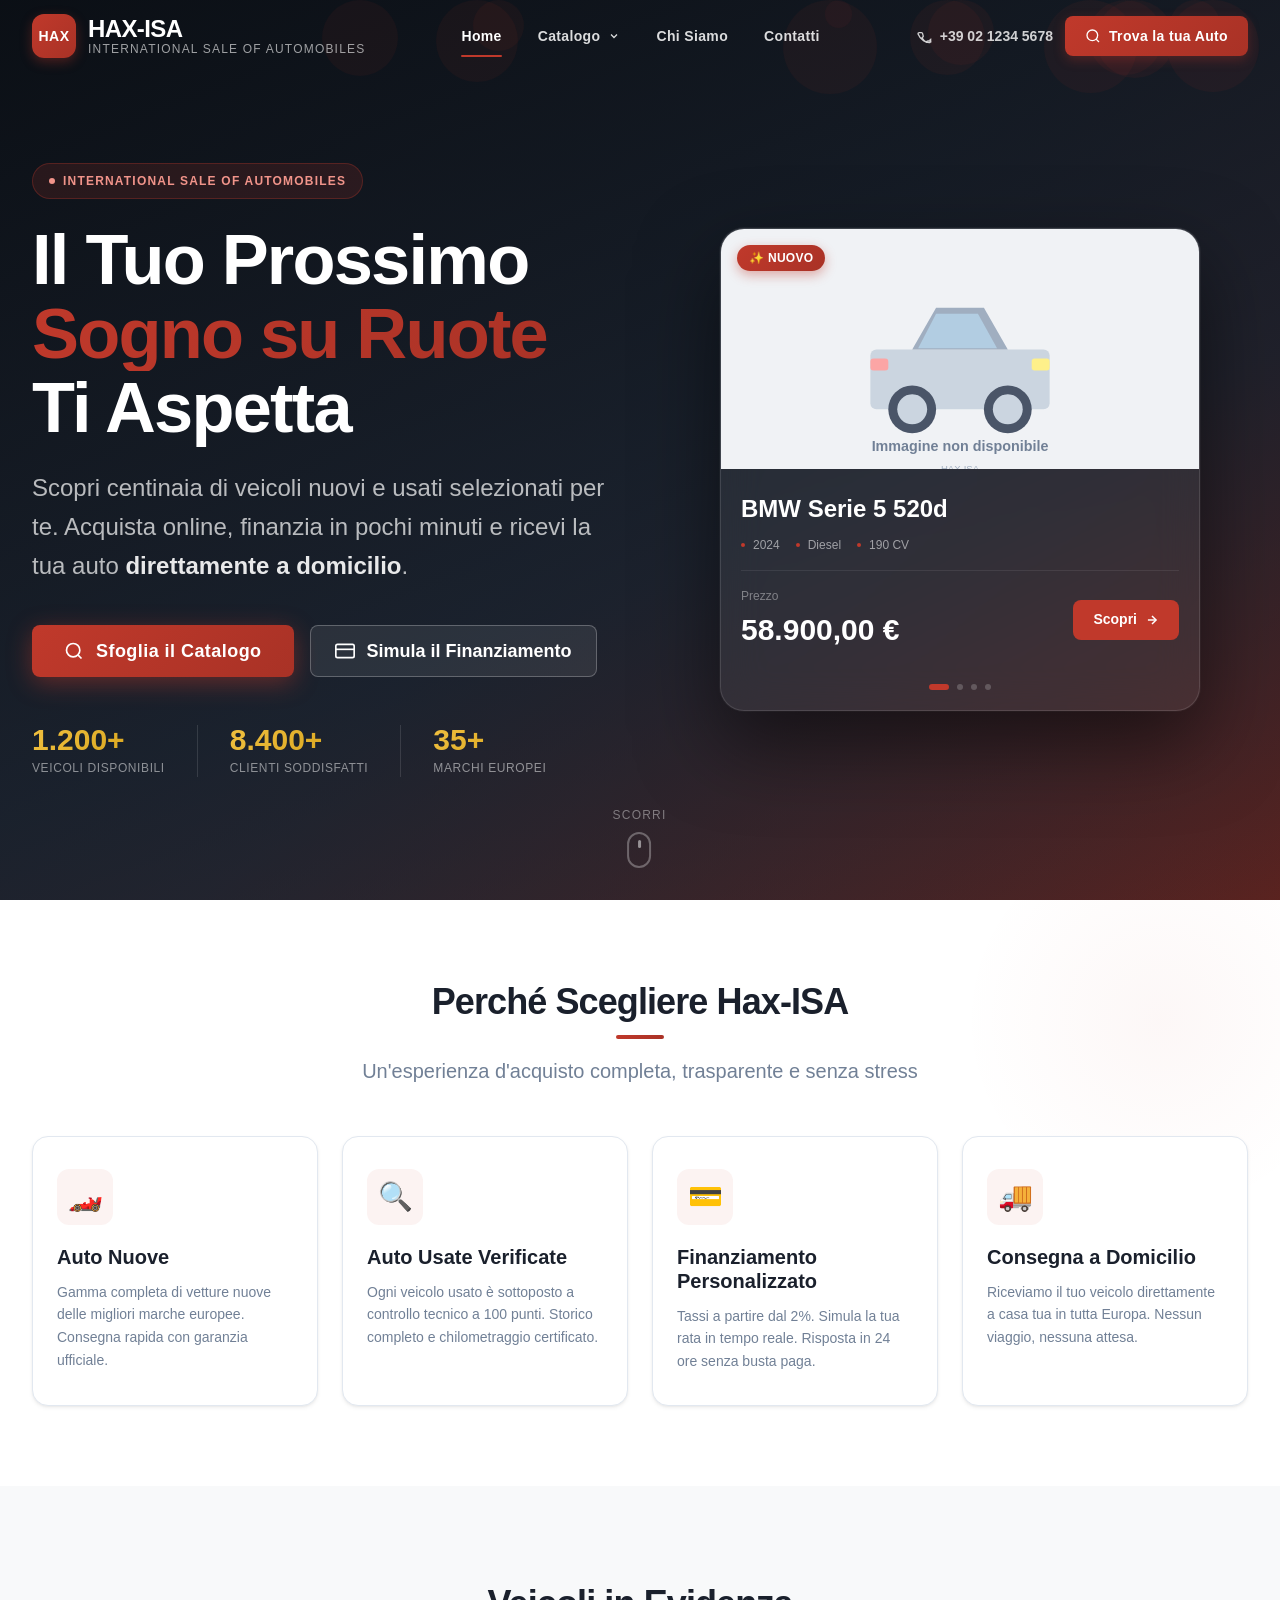
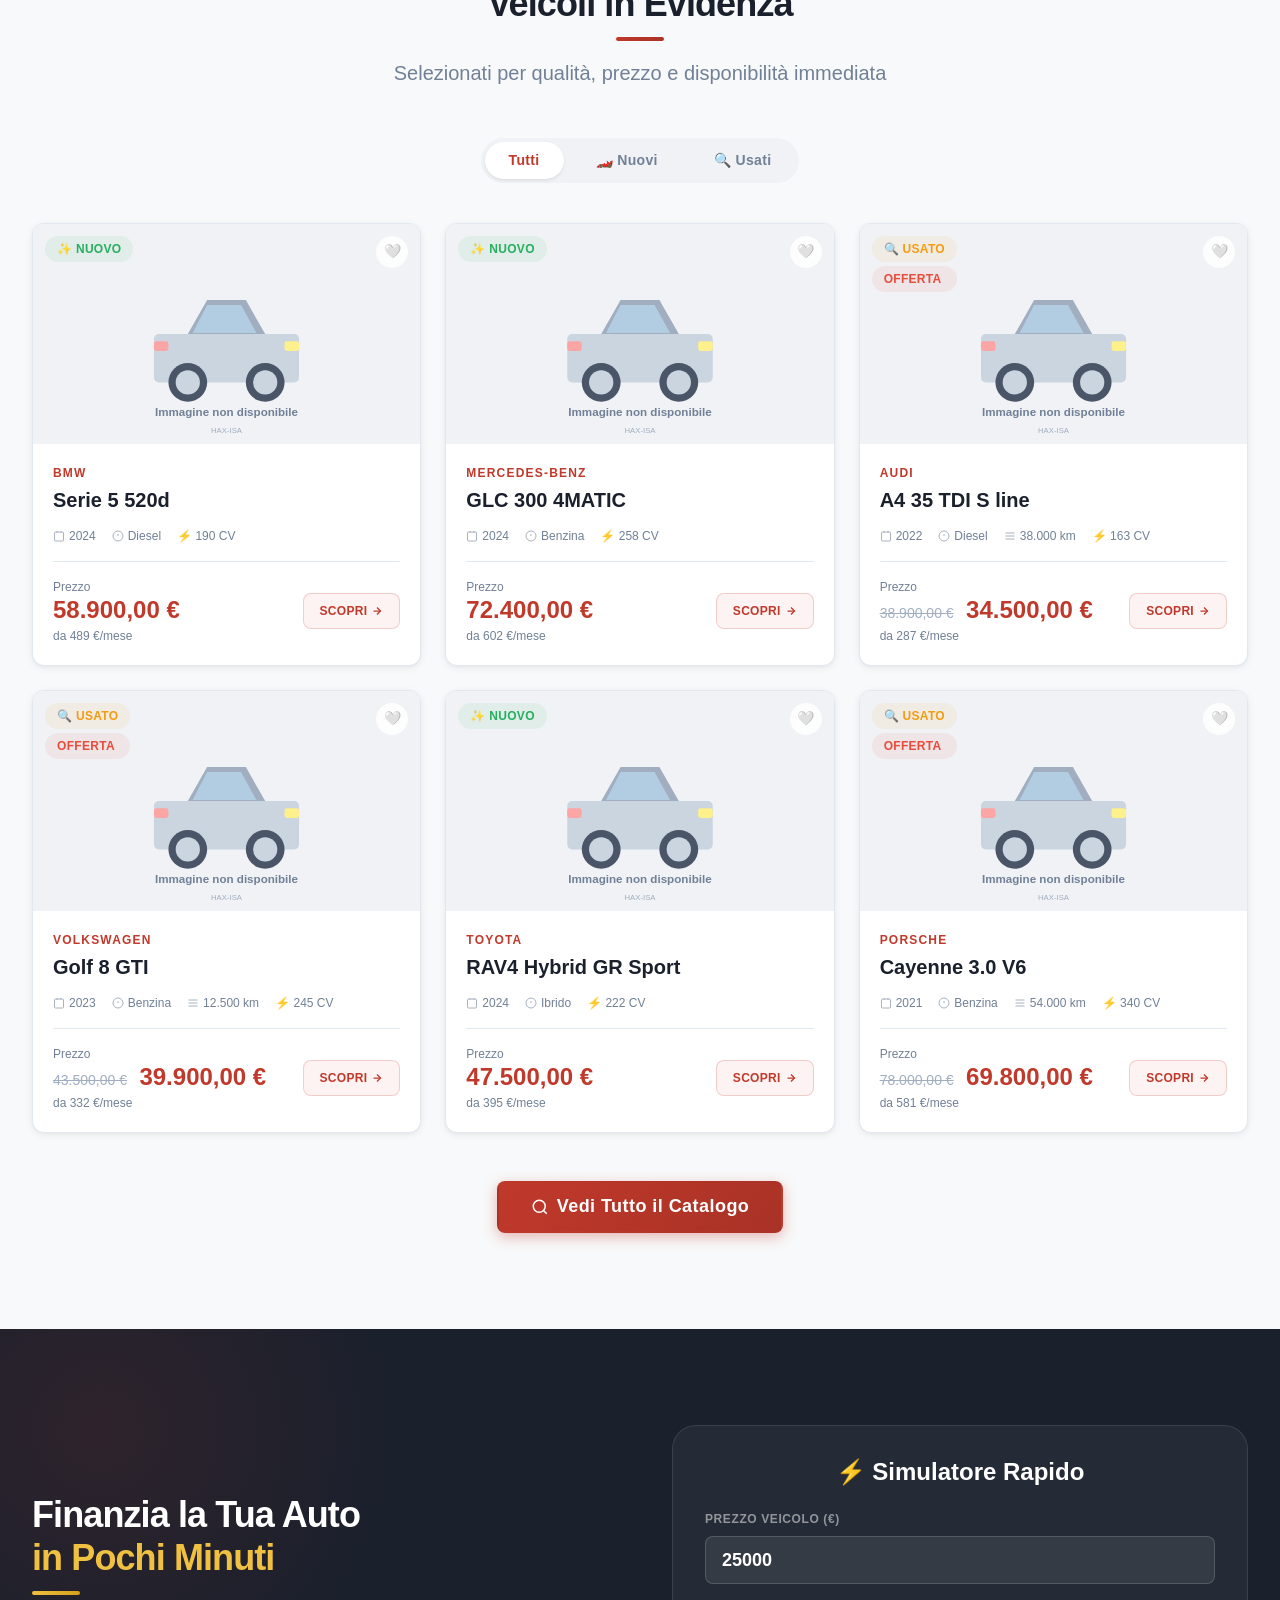
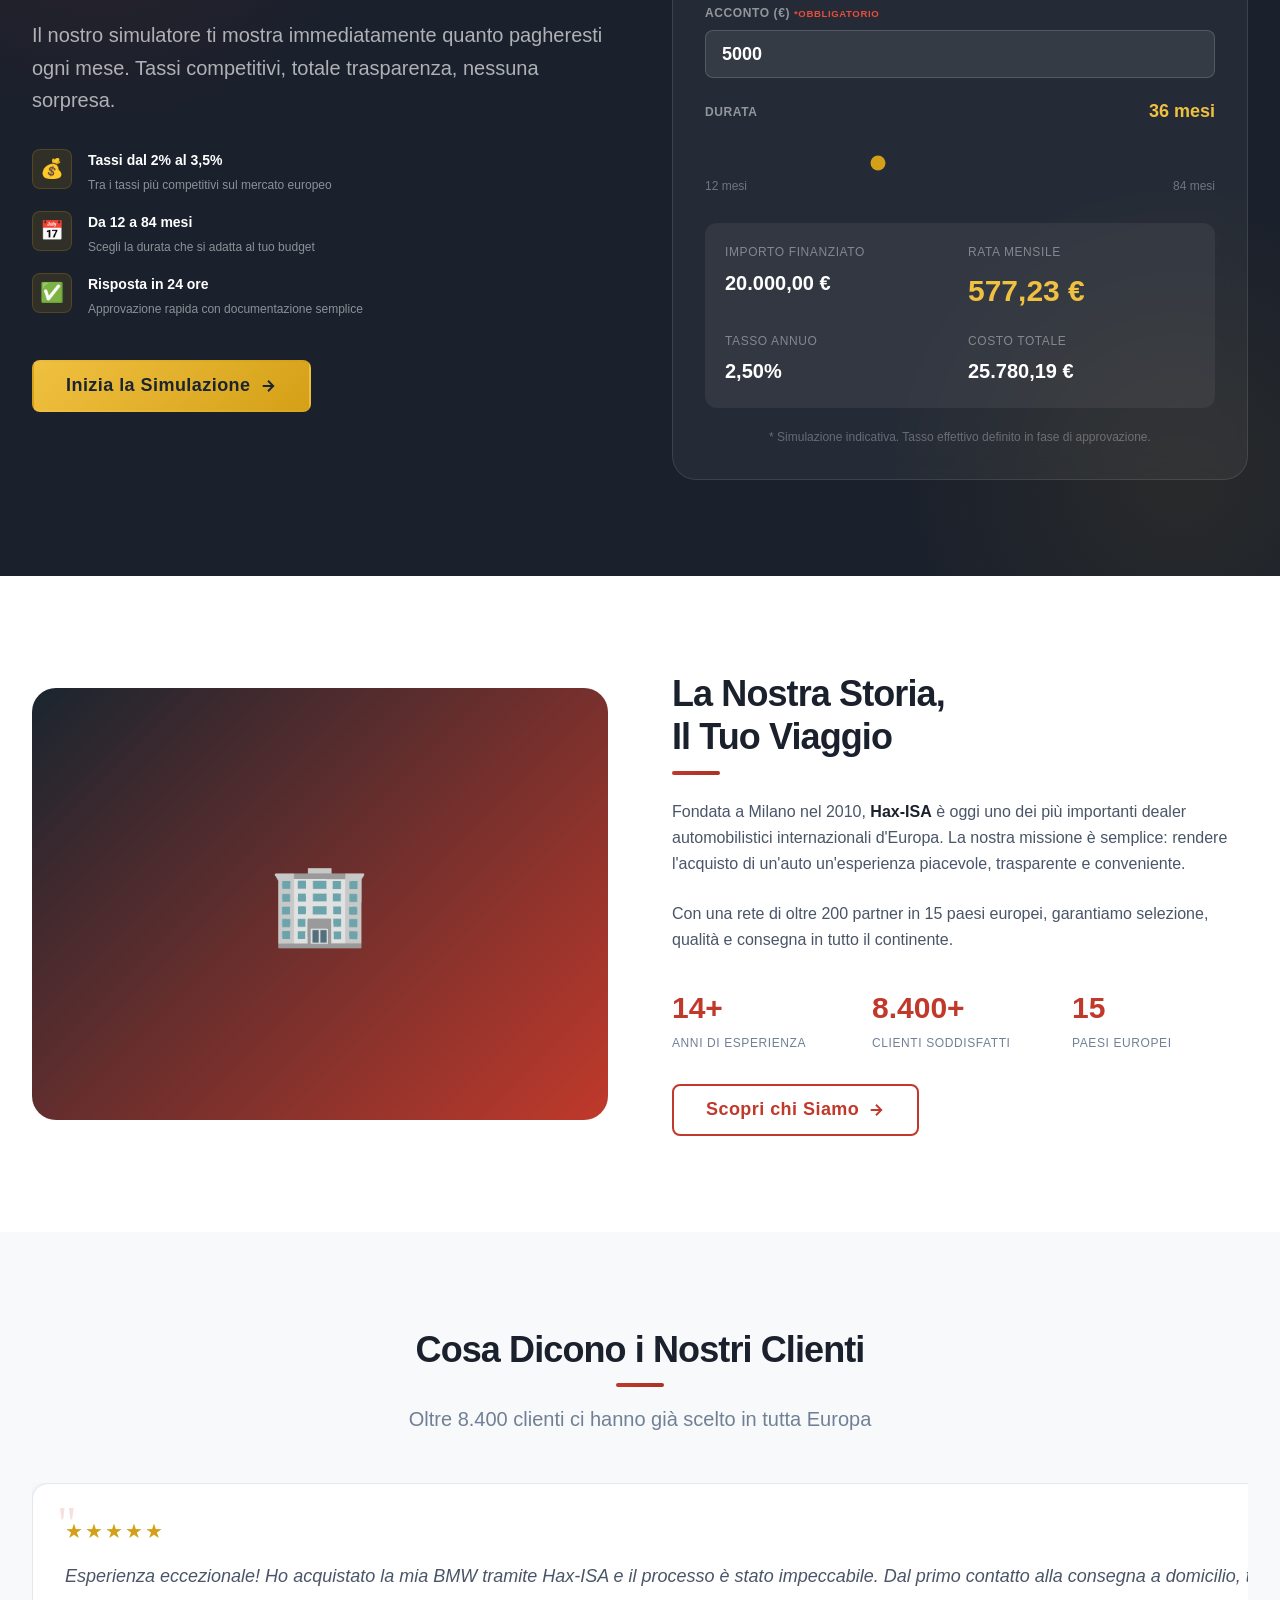
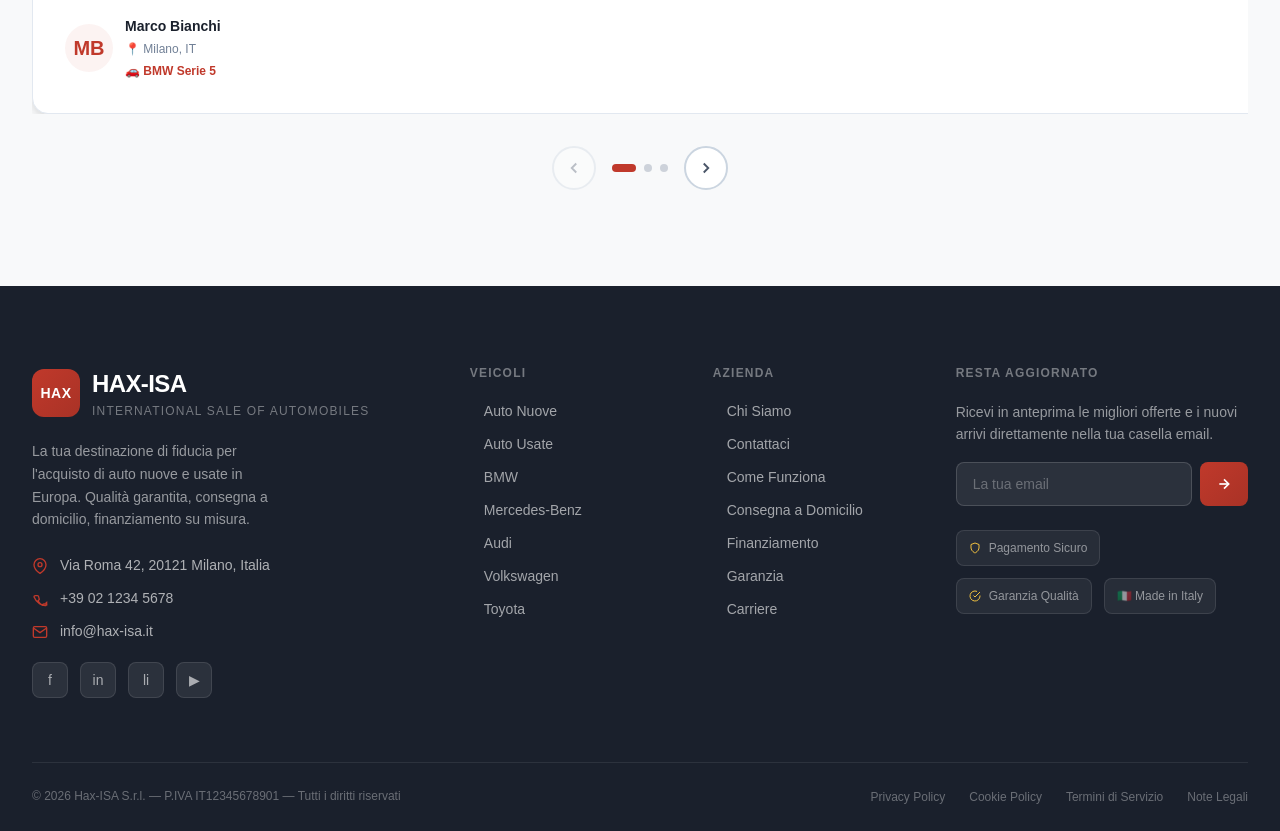
<file: index.html>
<!DOCTYPE html>
<html lang="it">
<head>
  <meta charset="UTF-8" />
  <meta name="viewport" content="width=device-width, initial-scale=1.0" />
  <meta name="description" content="Hax-ISA — International Sale of Automobiles. Acquista la tua auto nuova o usata in Europa." />
  <meta name="keywords" content="auto nuove, auto usate, vendita automobili, Europa, credito auto" />
  <meta name="author" content="Hax-ISA" />

  <title>Hax-ISA — International Sale of Automobiles</title>

  <!-- Feuilles de style principales -->
  <link rel="stylesheet" href="css/reset.css" />
  <link rel="stylesheet" href="css/variables.css" />
  <link rel="stylesheet" href="css/global.css" />
  <link rel="stylesheet" href="css/navbar.css" />
  <link rel="stylesheet" href="css/hero.css" />
  <link rel="stylesheet" href="css/home.css" />
  <link rel="stylesheet" href="css/footer.css" />
  <link rel="stylesheet" href="css/animations.css" />

  <!-- Icônes SVG inline via JS -->
  <link rel="icon" href="assets/icons/favicon.svg" type="image/svg+xml" />
</head>
<body class="page-home" data-page="home">

  <!-- ===== HEADER / NAVBAR ===== -->
  <header id="main-header" class="header">
    <nav id="main-nav" class="navbar" role="navigation" aria-label="Navigazione principale">
      <!-- Contenu injecté par js/components/navbar.js -->
    </nav>
  </header>

  <!-- ===== CONTENU PRINCIPAL ===== -->
  <main id="main-content">

    <!-- Section Hero -->
    <section id="hero" class="hero" aria-label="Benvenuto in Hax-ISA">
      <!-- Contenu injecté par js/pages/home.js -->
    </section>

    <!-- Section Services -->
    <section id="services" class="section-services" aria-label="I nostri servizi">
    </section>

    <!-- Section Véhicules en vedette -->
    <section id="featured-vehicles" class="section-featured" aria-label="Veicoli in evidenza">
    </section>

    <!-- Section Simulateur crédit (teaser) -->
    <section id="credit-teaser" class="section-credit-teaser" aria-label="Simulatore di credito">
    </section>

    <!-- Section À propos -->
    <section id="about" class="section-about" aria-label="Chi siamo">
    </section>

    <!-- Section Témoignages -->
    <section id="testimonials" class="section-testimonials" aria-label="Testimonianze">
    </section>

  </main>

  <!-- ===== FOOTER ===== -->
  <footer id="main-footer" class="footer" role="contentinfo">
    <!-- Contenu injecté par js/components/footer.js -->
  </footer>

  <!-- ===== OVERLAY CHARGEMENT ===== -->
  <div id="page-loader" class="page-loader" aria-hidden="true">
    <div class="loader-content">
      <div class="loader-logo">HAX-ISA</div>
      <div class="loader-spinner"></div>
    </div>
  </div>

  <!-- ===== NOTIFICATION TOAST ===== -->
  <div id="toast-container" class="toast-container" aria-live="polite" aria-atomic="true"></div>

  <!-- ===== MODAL CONTAINER ===== -->
  <div id="modal-container" class="modal-container" role="dialog" aria-modal="true" aria-hidden="true"></div>

  <!-- Scripts JS — ordre de chargement important -->
  <script src="js/config.js"></script>
  <script src="js/utils/helpers.js"></script>
  <script src="js/utils/api.js"></script>
  <script src="js/utils/storage.js"></script>
  <script src="js/components/navbar.js"></script>
  <script src="js/components/footer.js"></script>
  <script src="js/components/toast.js"></script>
  <script src="js/components/modal.js"></script>
  <script src="js/components/loader.js"></script>
  <script src="js/pages/home.js"></script>
  <script src="js/main.js"></script>
</body>
</html>
</file>
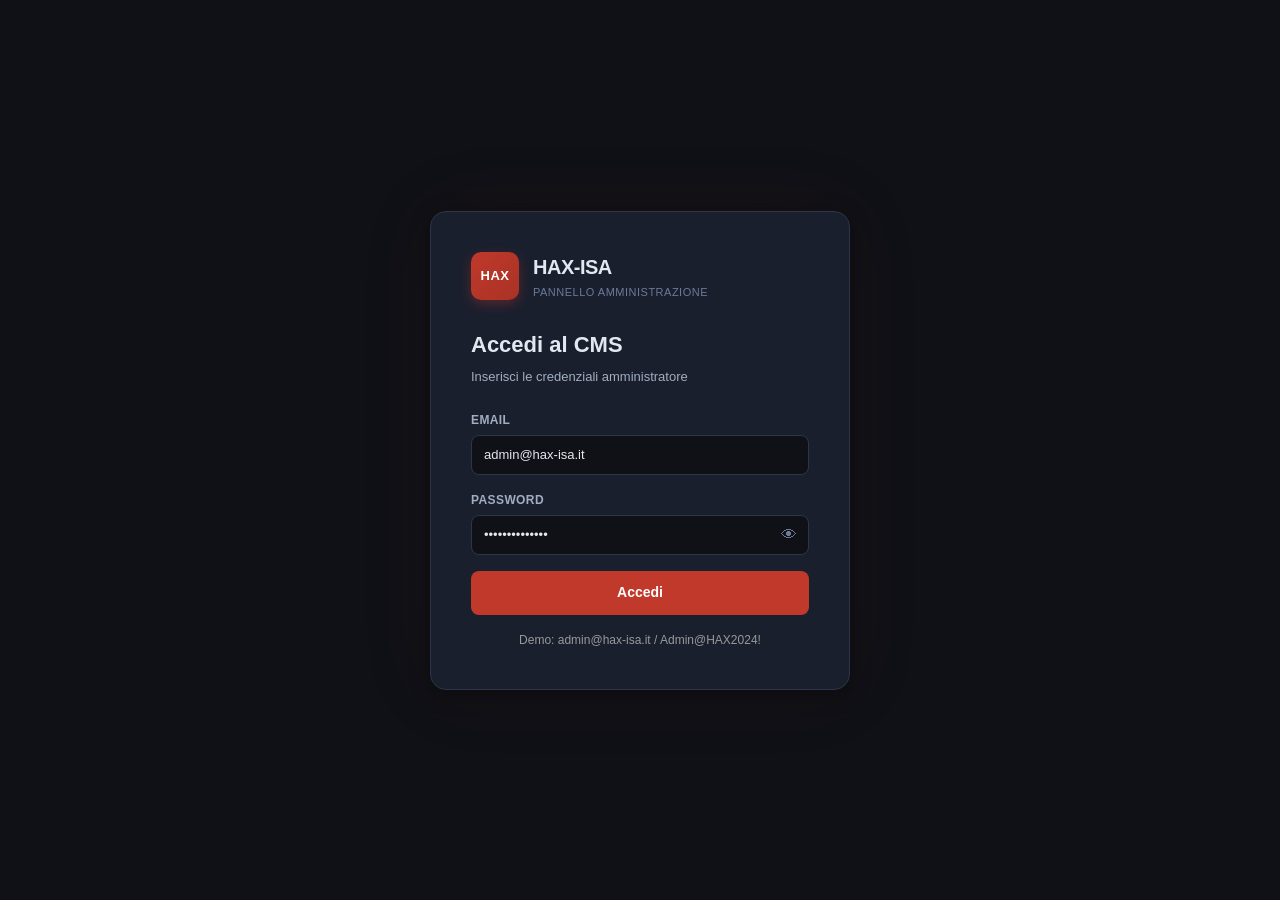
<file: admin/index.html>
<!DOCTYPE html>
<html lang="it">
<head>
  <meta charset="UTF-8"/>
  <meta name="viewport" content="width=device-width, initial-scale=1.0"/>
  <title>Hax-ISA — CMS Admin</title>
  <link rel="stylesheet" href="css/admin.css"/>
  <link rel="icon" href="../frontend/assets/icons/favicon.svg" type="image/svg+xml"/>
</head>
<body class="admin-body" id="admin-app">

  <!-- ===== LOGIN OVERLAY ===== -->
  <div id="login-overlay" class="login-overlay">
    <div class="login-card">
      <div class="login-logo">
        <div class="login-logo__icon">HAX</div>
        <div>
          <div class="login-logo__name">HAX-ISA</div>
          <div class="login-logo__sub">Pannello Amministrazione</div>
        </div>
      </div>
      <h1 class="login-title">Accedi al CMS</h1>
      <p class="login-subtitle">Inserisci le credenziali amministratore</p>
      <div id="login-error" class="login-error" style="display:none"></div>
      <div class="form-group">
        <label class="admin-label">Email</label>
        <input type="email" id="login-email" class="admin-input"
               placeholder="admin@hax-isa.it" value="admin@hax-isa.it"
               onkeydown="if(event.key==='Enter')AdminApp.login()"/>
      </div>
      <div class="form-group">
        <label class="admin-label">Password</label>
        <div style="position:relative">
          <input type="password" id="login-password" class="admin-input"
                 placeholder="••••••••" value="Admin@HAX2024!"
                 onkeydown="if(event.key==='Enter')AdminApp.login()"/>
          <button onclick="AdminApp.togglePassword()" class="pwd-toggle" type="button">👁</button>
        </div>
      </div>
      <button class="admin-btn admin-btn--primary admin-btn--full" onclick="AdminApp.login()" id="login-btn">
        Accedi
      </button>
      <p style="text-align:center;font-size:12px;color:#999;margin-top:16px">
        Demo: admin@hax-isa.it / Admin@HAX2024!
      </p>
    </div>
  </div>

  <!-- ===== LAYOUT PRINCIPALE CMS ===== -->
  <div id="cms-layout" class="cms-layout" style="display:none">

    <!-- SIDEBAR -->
    <aside id="cms-sidebar" class="cms-sidebar">
      <div class="sidebar-logo">
        <div class="sidebar-logo__icon">HAX</div>
        <div>
          <div class="sidebar-logo__name">HAX-ISA</div>
          <div class="sidebar-logo__role">Admin Panel</div>
        </div>
      </div>

      <nav class="sidebar-nav">
        <div class="sidebar-section-label">Principale</div>
        <a class="sidebar-link active" data-page="dashboard" onclick="AdminApp.navigate('dashboard')">
          <svg width="18" height="18" viewBox="0 0 24 24" fill="none" stroke="currentColor" stroke-width="2">
            <rect x="3" y="3" width="7" height="7"/><rect x="14" y="3" width="7" height="7"/>
            <rect x="3" y="14" width="7" height="7"/><rect x="14" y="14" width="7" height="7"/>
          </svg>
          Dashboard
          <span class="sidebar-badge" id="badge-dashboard"></span>
        </a>

        <div class="sidebar-section-label">Gestione</div>
        <a class="sidebar-link" data-page="vehicles" onclick="AdminApp.navigate('vehicles')">
          <svg width="18" height="18" viewBox="0 0 24 24" fill="none" stroke="currentColor" stroke-width="2">
            <path d="M5 17H3a2 2 0 01-2-2V5a2 2 0 012-2h11l5 5v9a2 2 0 01-2 2h-2"/>
            <circle cx="7.5" cy="17.5" r="2.5"/><circle cx="17.5" cy="17.5" r="2.5"/>
          </svg>
          Veicoli
          <span class="sidebar-badge" id="badge-vehicles"></span>
        </a>
        <a class="sidebar-link" data-page="orders" onclick="AdminApp.navigate('orders')">
          <svg width="18" height="18" viewBox="0 0 24 24" fill="none" stroke="currentColor" stroke-width="2">
            <path d="M14 2H6a2 2 0 00-2 2v16a2 2 0 002 2h12a2 2 0 002-2V8z"/>
            <polyline points="14 2 14 8 20 8"/>
          </svg>
          Ordini
          <span class="sidebar-badge sidebar-badge--warn" id="badge-orders"></span>
        </a>
        <a class="sidebar-link" data-page="users" onclick="AdminApp.navigate('users')">
          <svg width="18" height="18" viewBox="0 0 24 24" fill="none" stroke="currentColor" stroke-width="2">
            <path d="M17 21v-2a4 4 0 00-4-4H5a4 4 0 00-4 4v2"/>
            <circle cx="9" cy="7" r="4"/>
            <path d="M23 21v-2a4 4 0 00-3-3.87"/><path d="M16 3.13a4 4 0 010 7.75"/>
          </svg>
          Utenti
        </a>
        <a class="sidebar-link" data-page="content" onclick="AdminApp.navigate('content')">
          <svg width="18" height="18" viewBox="0 0 24 24" fill="none" stroke="currentColor" stroke-width="2">
            <path d="M11 4H4a2 2 0 00-2 2v14a2 2 0 002 2h14a2 2 0 002-2v-7"/>
            <path d="M18.5 2.5a2.121 2.121 0 013 3L12 15l-4 1 1-4 9.5-9.5z"/>
          </svg>
          Contenuti CMS
        </a>

        <div class="sidebar-section-label">Sistema</div>
        <a class="sidebar-link" href="../index.html" target="_blank">
          <svg width="18" height="18" viewBox="0 0 24 24" fill="none" stroke="currentColor" stroke-width="2">
            <path d="M18 13v6a2 2 0 01-2 2H5a2 2 0 01-2-2V8a2 2 0 012-2h6"/>
            <polyline points="15 3 21 3 21 9"/><line x1="10" y1="14" x2="21" y2="3"/>
          </svg>
          Vedi Sito
        </a>
        <a class="sidebar-link" onclick="AdminApp.logout()">
          <svg width="18" height="18" viewBox="0 0 24 24" fill="none" stroke="currentColor" stroke-width="2">
            <path d="M9 21H5a2 2 0 01-2-2V5a2 2 0 012-2h4"/>
            <polyline points="16 17 21 12 16 7"/><line x1="21" y1="12" x2="9" y2="12"/>
          </svg>
          Esci
        </a>
      </nav>

      <div class="sidebar-user" id="sidebar-user">
        <div class="sidebar-user__avatar" id="user-avatar">A</div>
        <div class="sidebar-user__info">
          <div class="sidebar-user__name" id="user-name">Admin</div>
          <div class="sidebar-user__role">Amministratore</div>
        </div>
      </div>
    </aside>

    <!-- AREA CONTENUTO PRINCIPALE -->
    <main class="cms-main">

      <!-- TOPBAR -->
      <div class="cms-topbar">
        <button class="topbar-burger" onclick="AdminApp.toggleSidebar()" aria-label="Menu">
          <svg width="20" height="20" viewBox="0 0 24 24" fill="none" stroke="currentColor" stroke-width="2">
            <line x1="3" y1="6" x2="21" y2="6"/><line x1="3" y1="12" x2="21" y2="12"/>
            <line x1="3" y1="18" x2="21" y2="18"/>
          </svg>
        </button>
        <div class="topbar-title" id="topbar-title">Dashboard</div>
        <div class="topbar-actions">
          <div class="topbar-api-status" id="api-status">
            <span class="api-dot"></span>
            <span id="api-status-text">API Online</span>
          </div>
          <button class="topbar-refresh" onclick="AdminApp.refresh()" title="Aggiorna">
            <svg width="16" height="16" viewBox="0 0 24 24" fill="none" stroke="currentColor" stroke-width="2">
              <polyline points="23 4 23 10 17 10"/>
              <path d="M20.49 15a9 9 0 11-2.12-9.36L23 10"/>
            </svg>
          </button>
        </div>
      </div>

      <!-- CONTENUTO PAGINE (iniettato da JS) -->
      <div class="cms-content" id="cms-content">
        <div class="cms-loader">
          <div class="cms-spinner"></div>
          <p>Caricamento...</p>
        </div>
      </div>

    </main>
  </div>

  <!-- TOAST CMS -->
  <div id="cms-toast-container" class="cms-toast-container"></div>

  <!-- MODAL CMS -->
  <div id="cms-modal" class="cms-modal-overlay" style="display:none">
    <div class="cms-modal" id="cms-modal-inner">
      <div class="cms-modal__header">
        <h3 id="cms-modal-title"></h3>
        <button onclick="AdminApp.closeModal()" class="cms-modal__close">✕</button>
      </div>
      <div class="cms-modal__body" id="cms-modal-body"></div>
      <div class="cms-modal__footer" id="cms-modal-footer"></div>
    </div>
  </div>

  <script src="js/admin.js"></script>
  <script>
  // Empêche le zoom forcé sur mobile
  if (window.innerWidth < 768) {
      const doc = document.documentElement;
      doc.style.overflowX = 'hidden';
      document.body.style.overflowX = 'hidden';
      
      // Ajuste le viewport dynamiquement si besoin
      const viewPortTag = document.querySelector('meta[name="viewport"]');
      if (viewPortTag) {
          viewPortTag.setAttribute('content', 'width=device-width, initial-scale=1.0, user-scalable=no');
      }
  }
</script>
</body>
</html>
</file>
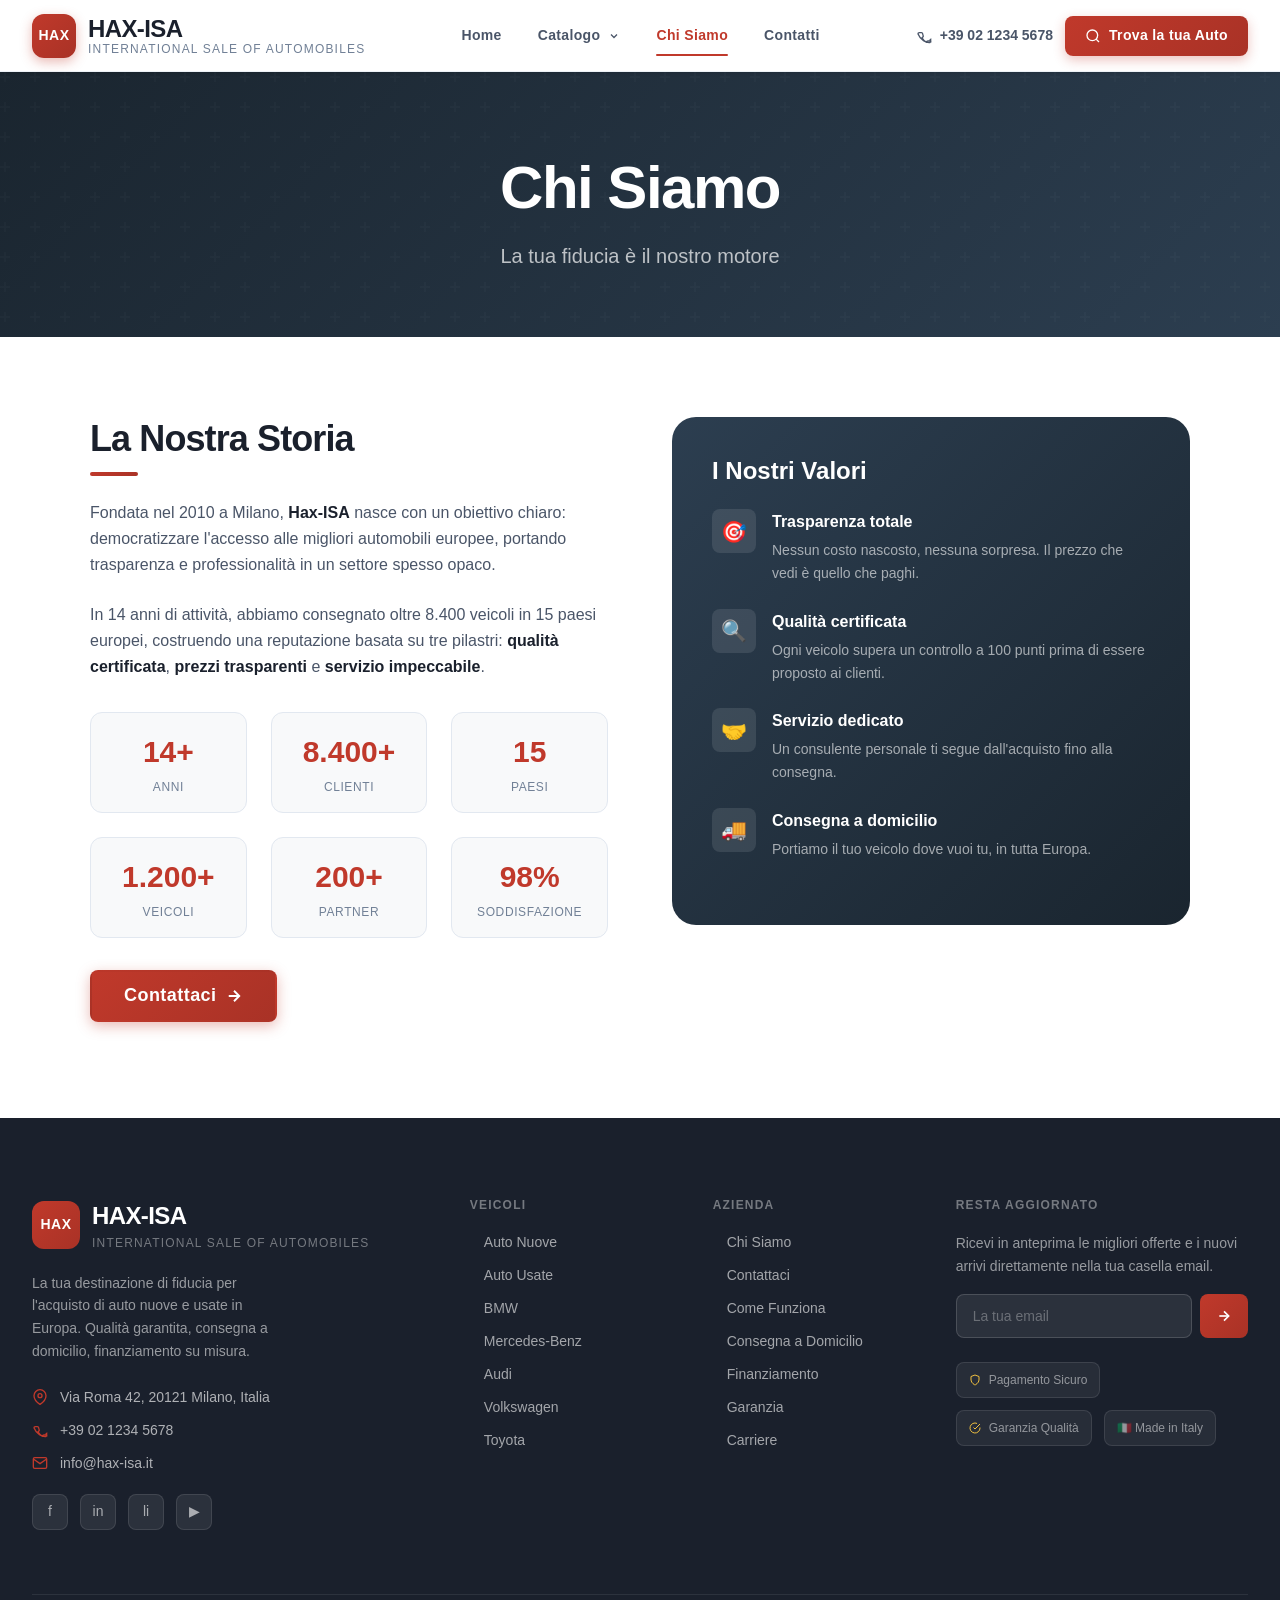
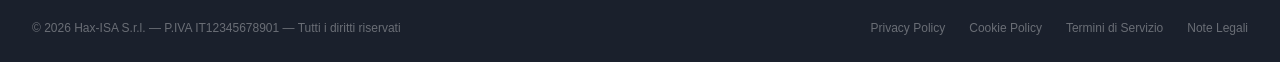
<file: pages/about.html>
<!DOCTYPE html>
<html lang="it">
<head>
  <meta charset="UTF-8" />
  <meta name="viewport" content="width=device-width, initial-scale=1.0" />
  <meta name="description" content="Chi siamo — Hax-ISA International Sale of Automobiles" />
  <title>Chi Siamo — Hax-ISA</title>

  <link rel="stylesheet" href="../css/reset.css" />
  <link rel="stylesheet" href="../css/variables.css" />
  <link rel="stylesheet" href="../css/global.css" />
  <link rel="stylesheet" href="../css/navbar.css" />
  <link rel="stylesheet" href="../css/about.css" />
  <link rel="stylesheet" href="../css/footer.css" />
  <link rel="stylesheet" href="../css/animations.css" />
  <link rel="icon" href="../assets/icons/favicon.svg" type="image/svg+xml" />
</head>
<body class="page-about" data-page="about">

  <header id="main-header" class="header">
    <nav id="main-nav" class="navbar" role="navigation" aria-label="Navigazione principale"></nav>
  </header>

  <main id="main-content">

    <section class="page-banner page-banner--about" aria-label="Chi siamo">
      <div class="page-banner__content">
        <h1 class="page-banner__title">Chi Siamo</h1>
        <p class="page-banner__subtitle">La tua fiducia è il nostro motore</p>
      </div>
    </section>

    <section id="about-content" class="about-content-section">
      <div class="container">
        <div id="about-main" class="about-main">
          <!-- Injecté par js/pages/about.js -->
        </div>
      </div>
    </section>

  </main>

  <footer id="main-footer" class="footer" role="contentinfo"></footer>
  <div id="page-loader" class="page-loader" aria-hidden="true">
    <div class="loader-content">
      <div class="loader-logo">HAX-ISA</div>
      <div class="loader-spinner"></div>
    </div>
  </div>
  <div id="toast-container" class="toast-container" aria-live="polite"></div>
  <div id="modal-container" class="modal-container" role="dialog" aria-modal="true" aria-hidden="true"></div>

  <script src="../js/config.js"></script>
  <script src="../js/utils/helpers.js"></script>
  <script src="../js/utils/api.js"></script>
  <script src="../js/utils/storage.js"></script>
  <script src="../js/components/navbar.js"></script>
  <script src="../js/components/footer.js"></script>
  <script src="../js/components/toast.js"></script>
  <script src="../js/components/modal.js"></script>
  <script src="../js/components/loader.js"></script>
  <script src="../js/pages/about.js"></script>
  <script src="../js/main.js"></script>
</body>
</html>
</file>
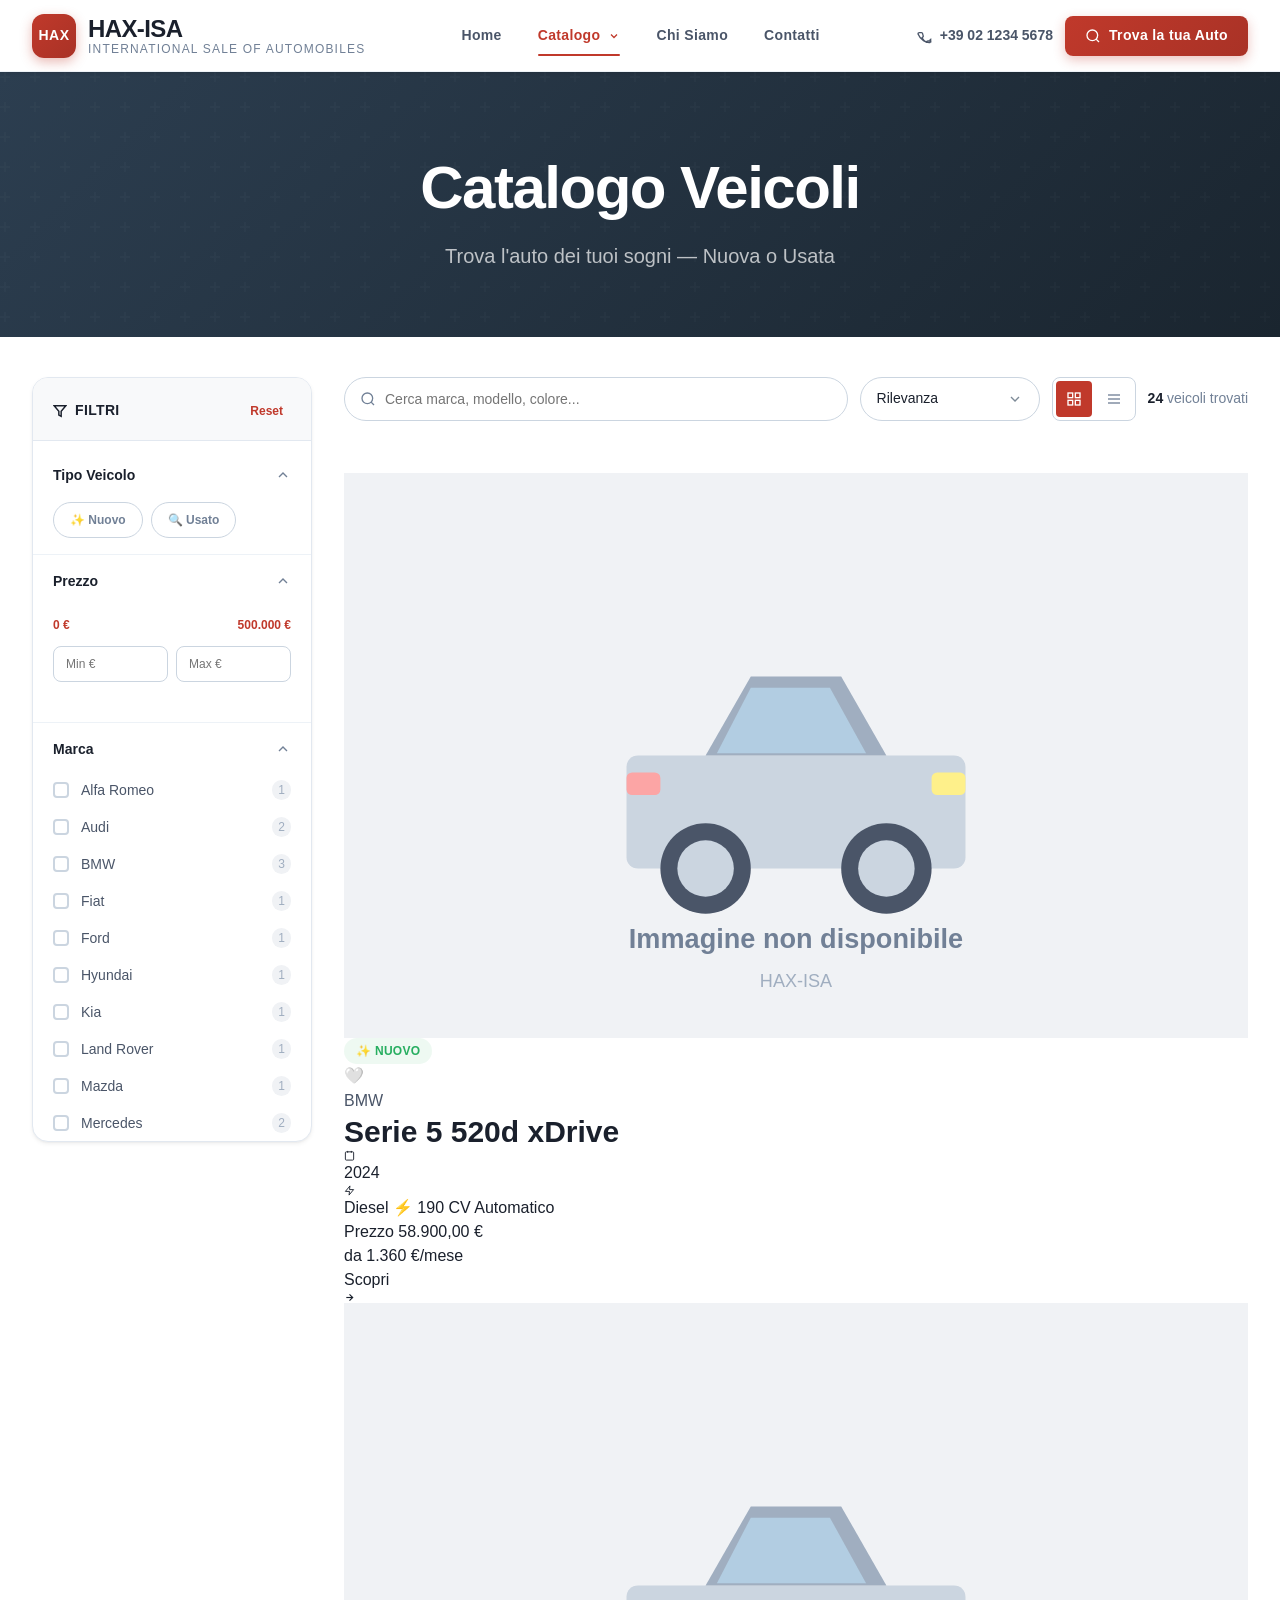
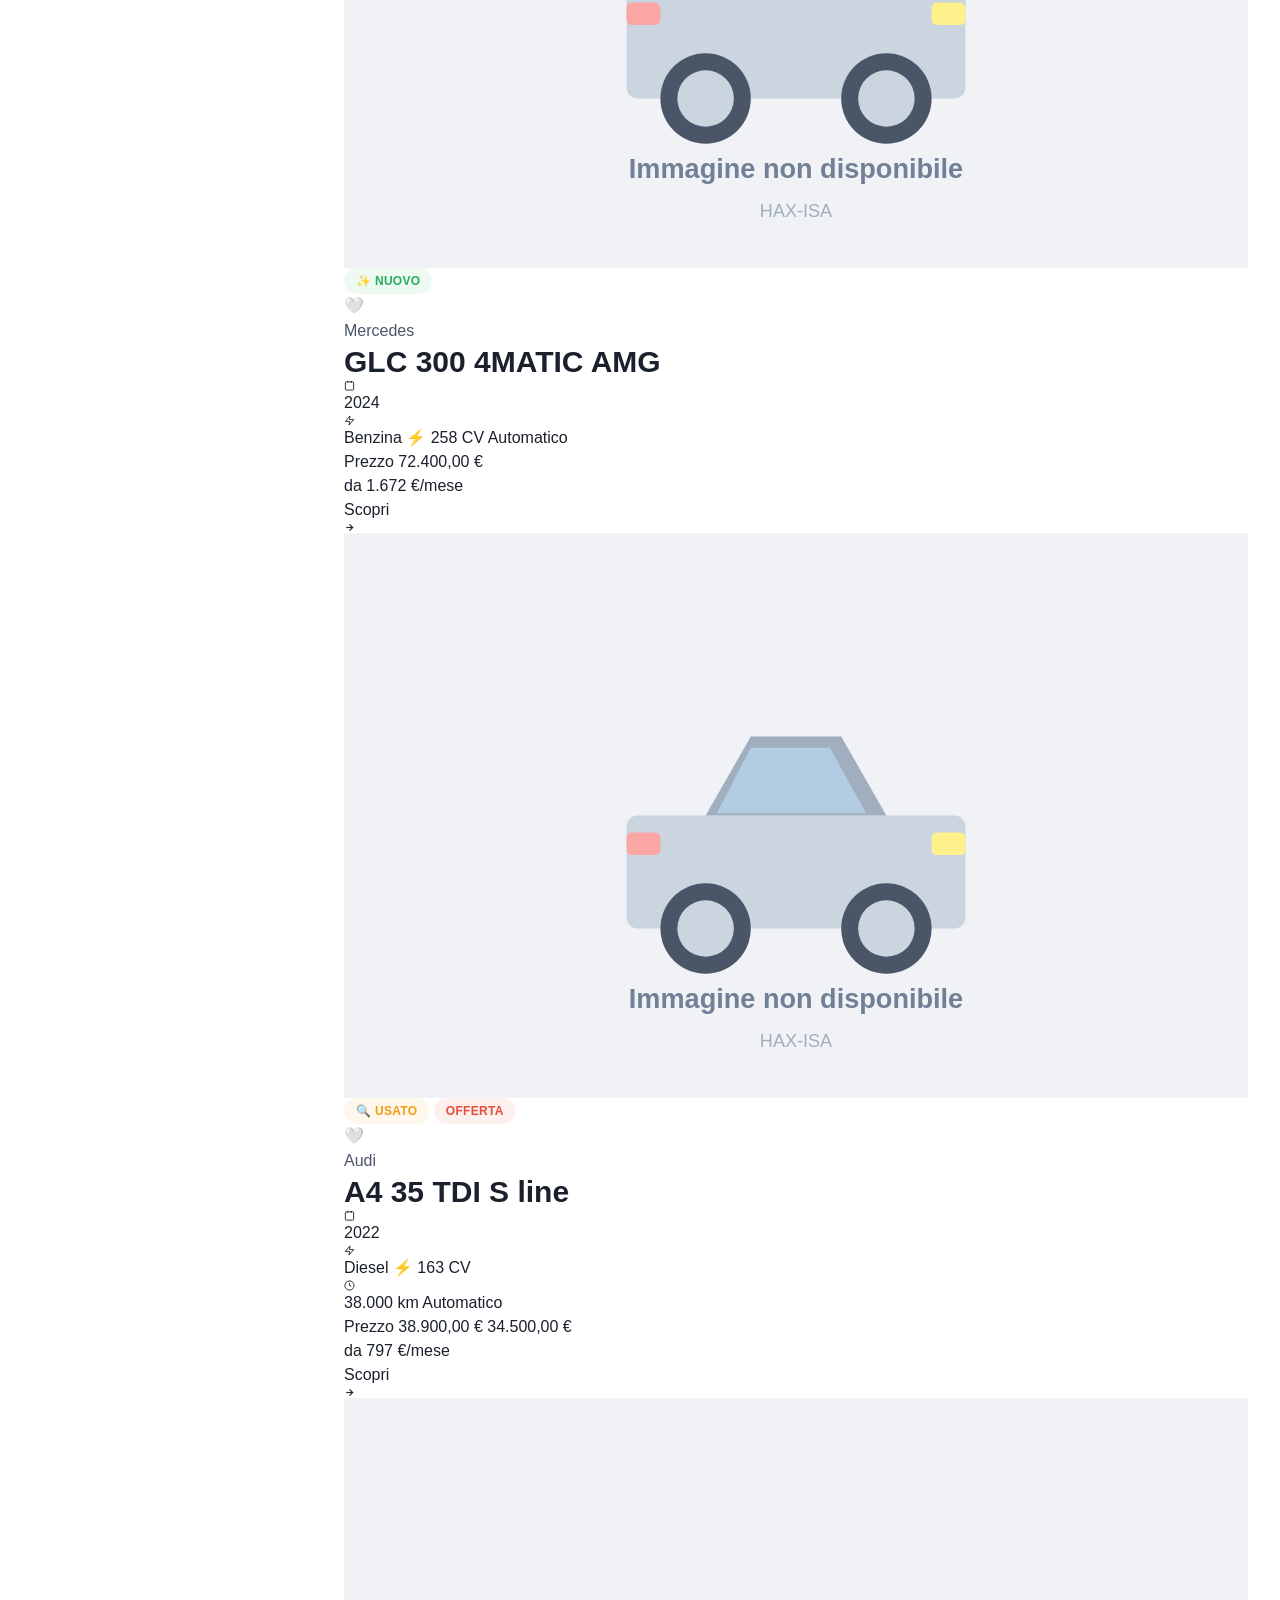
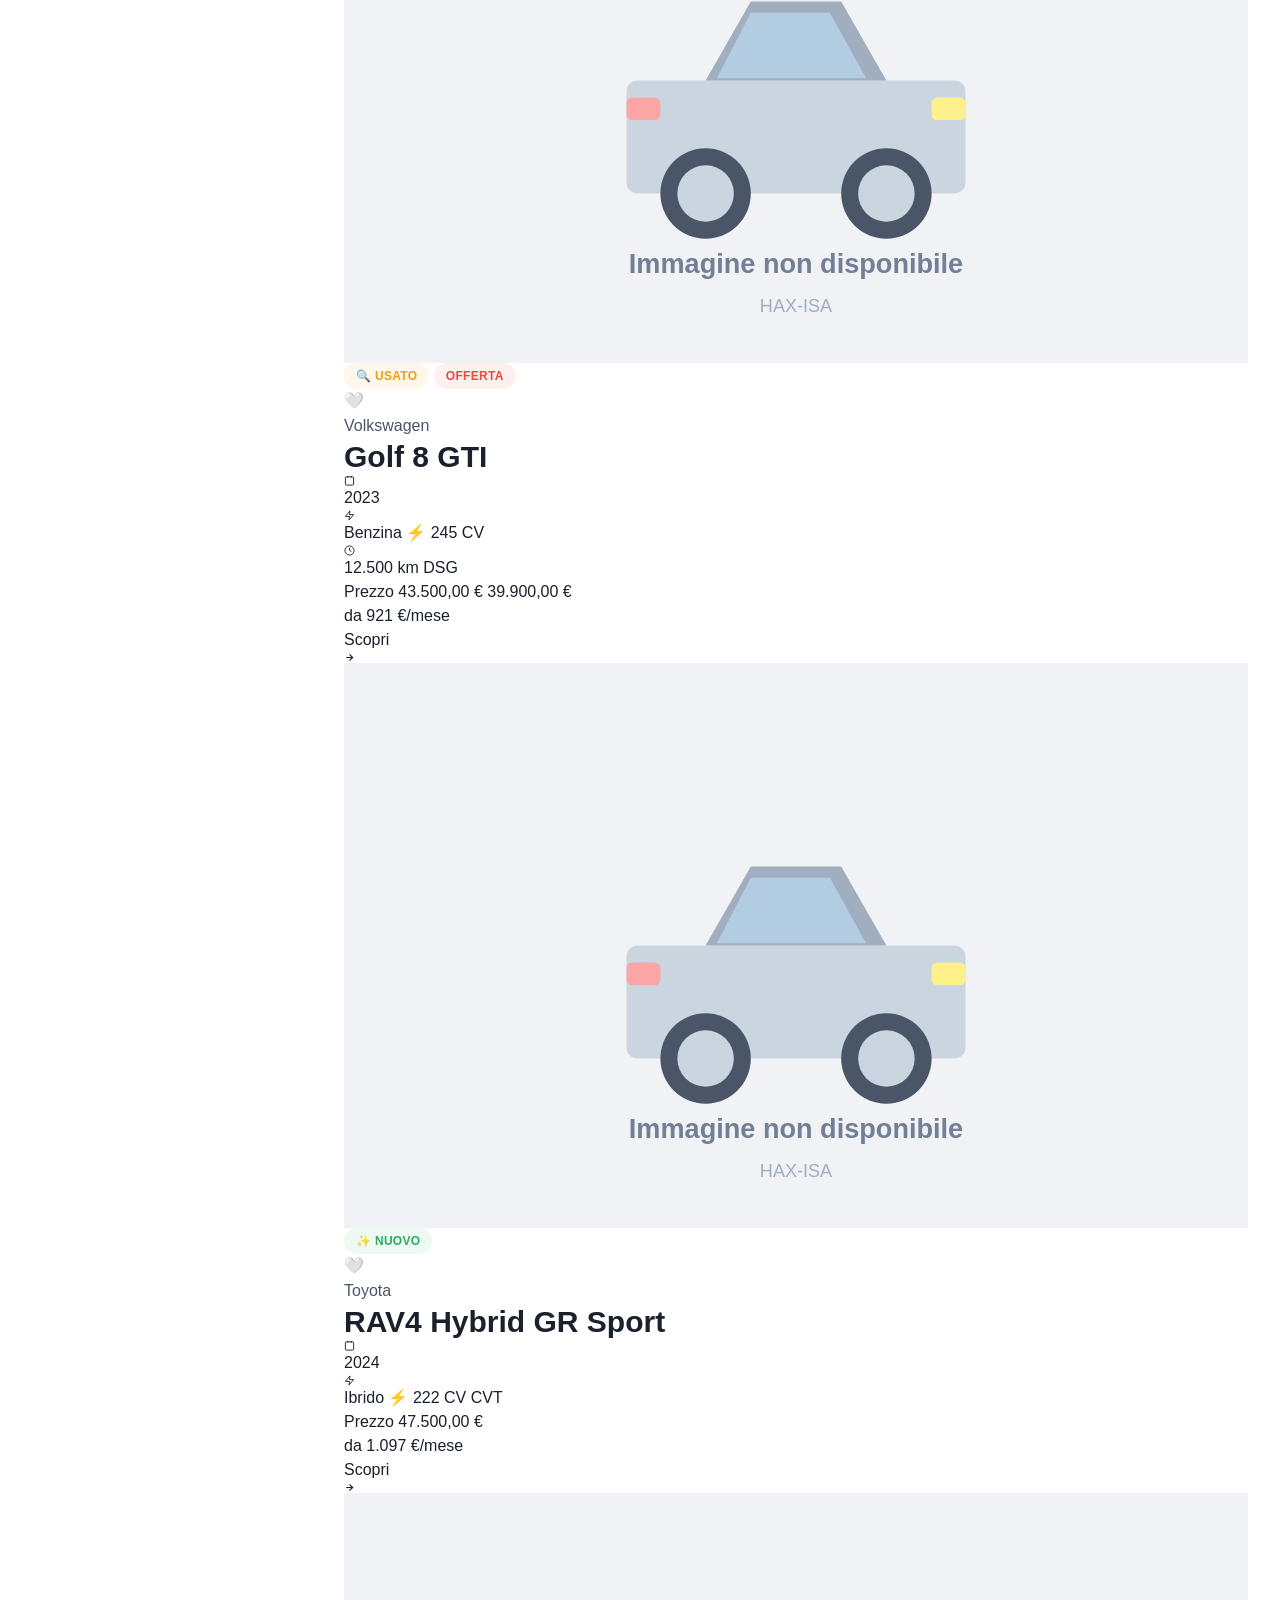
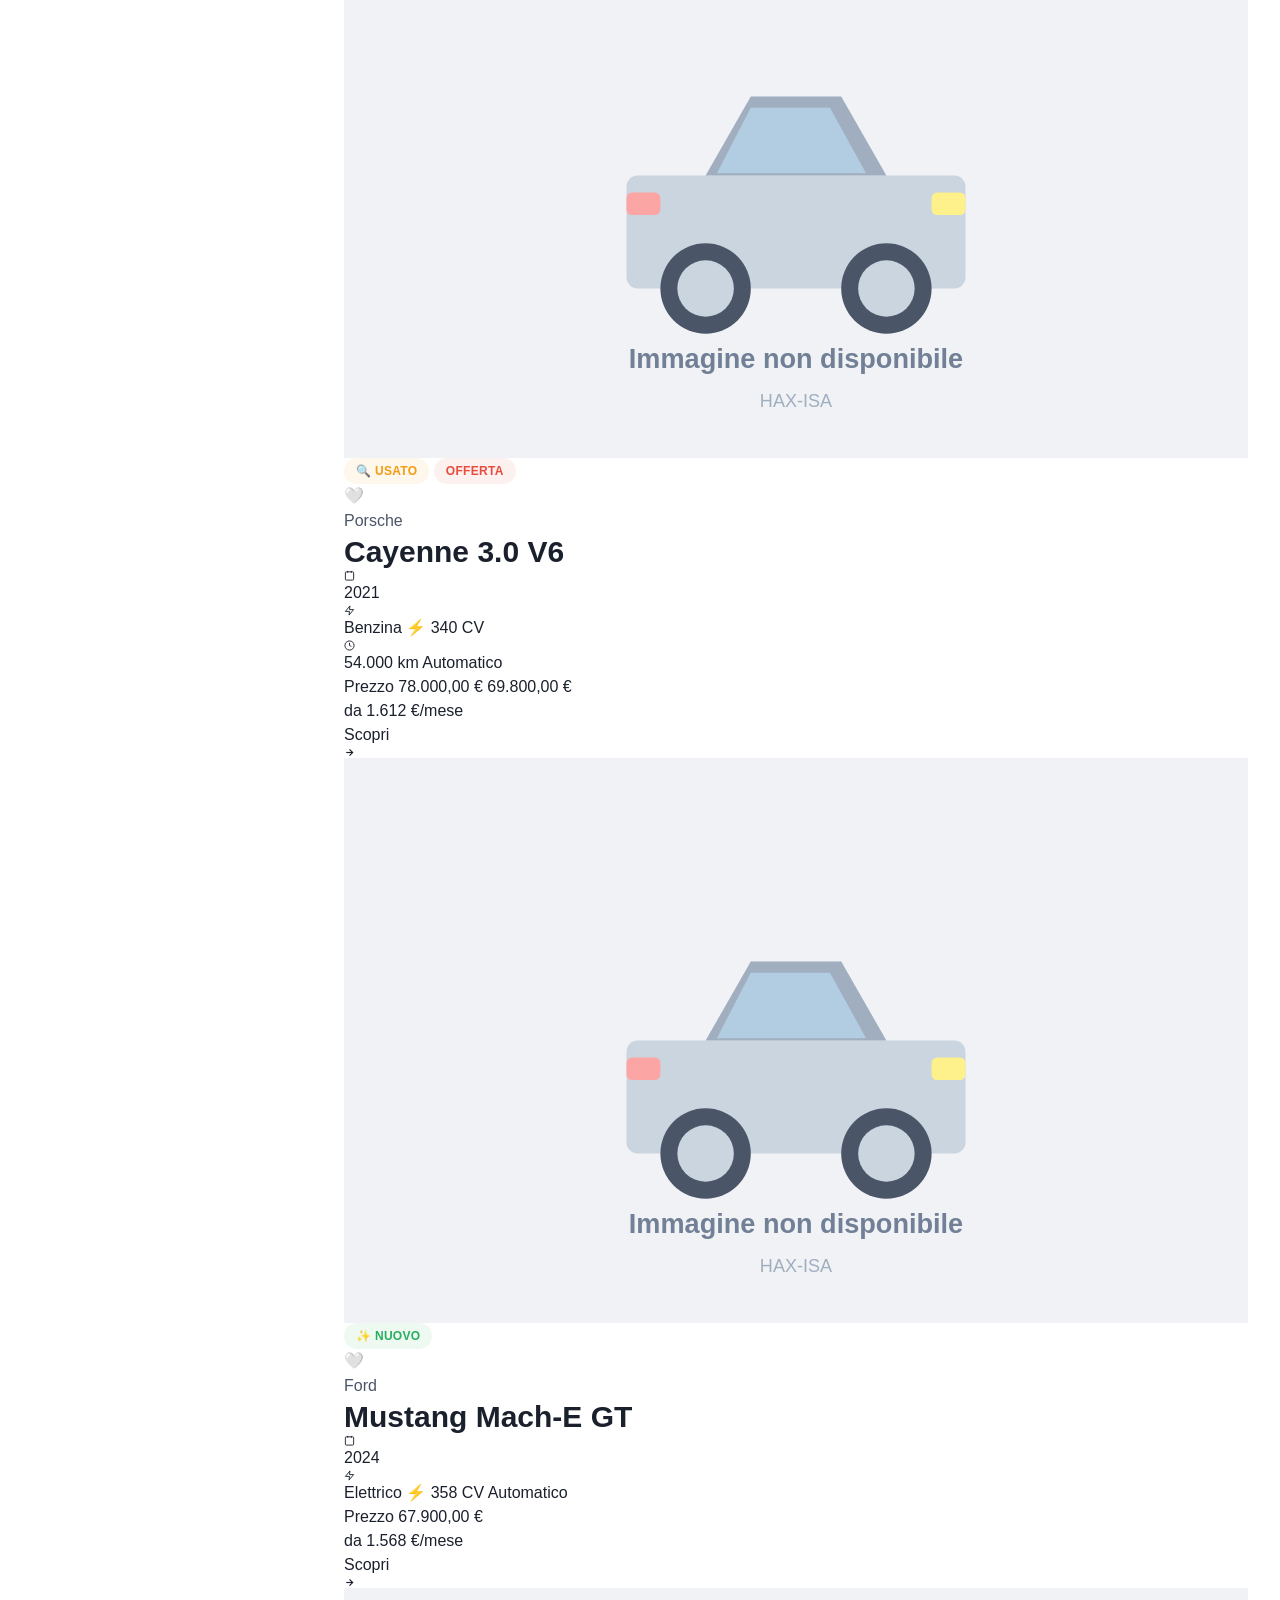
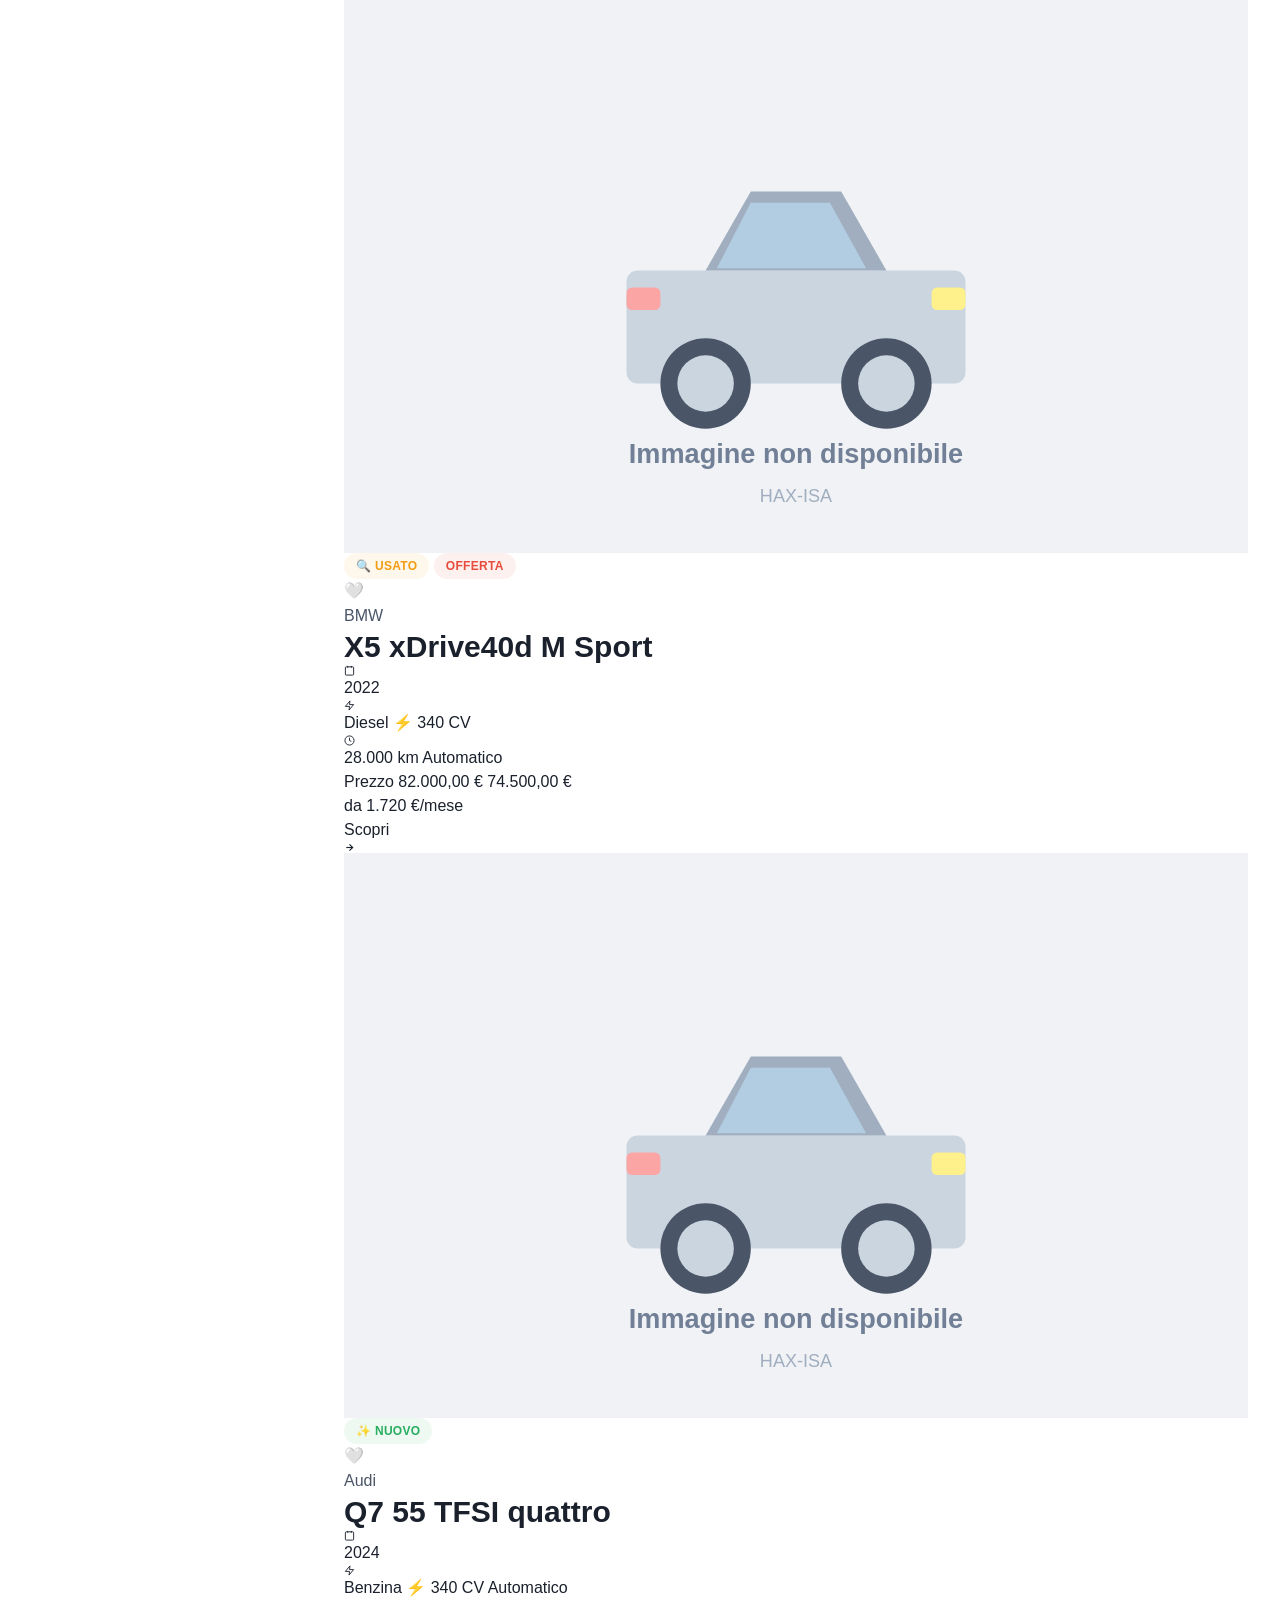
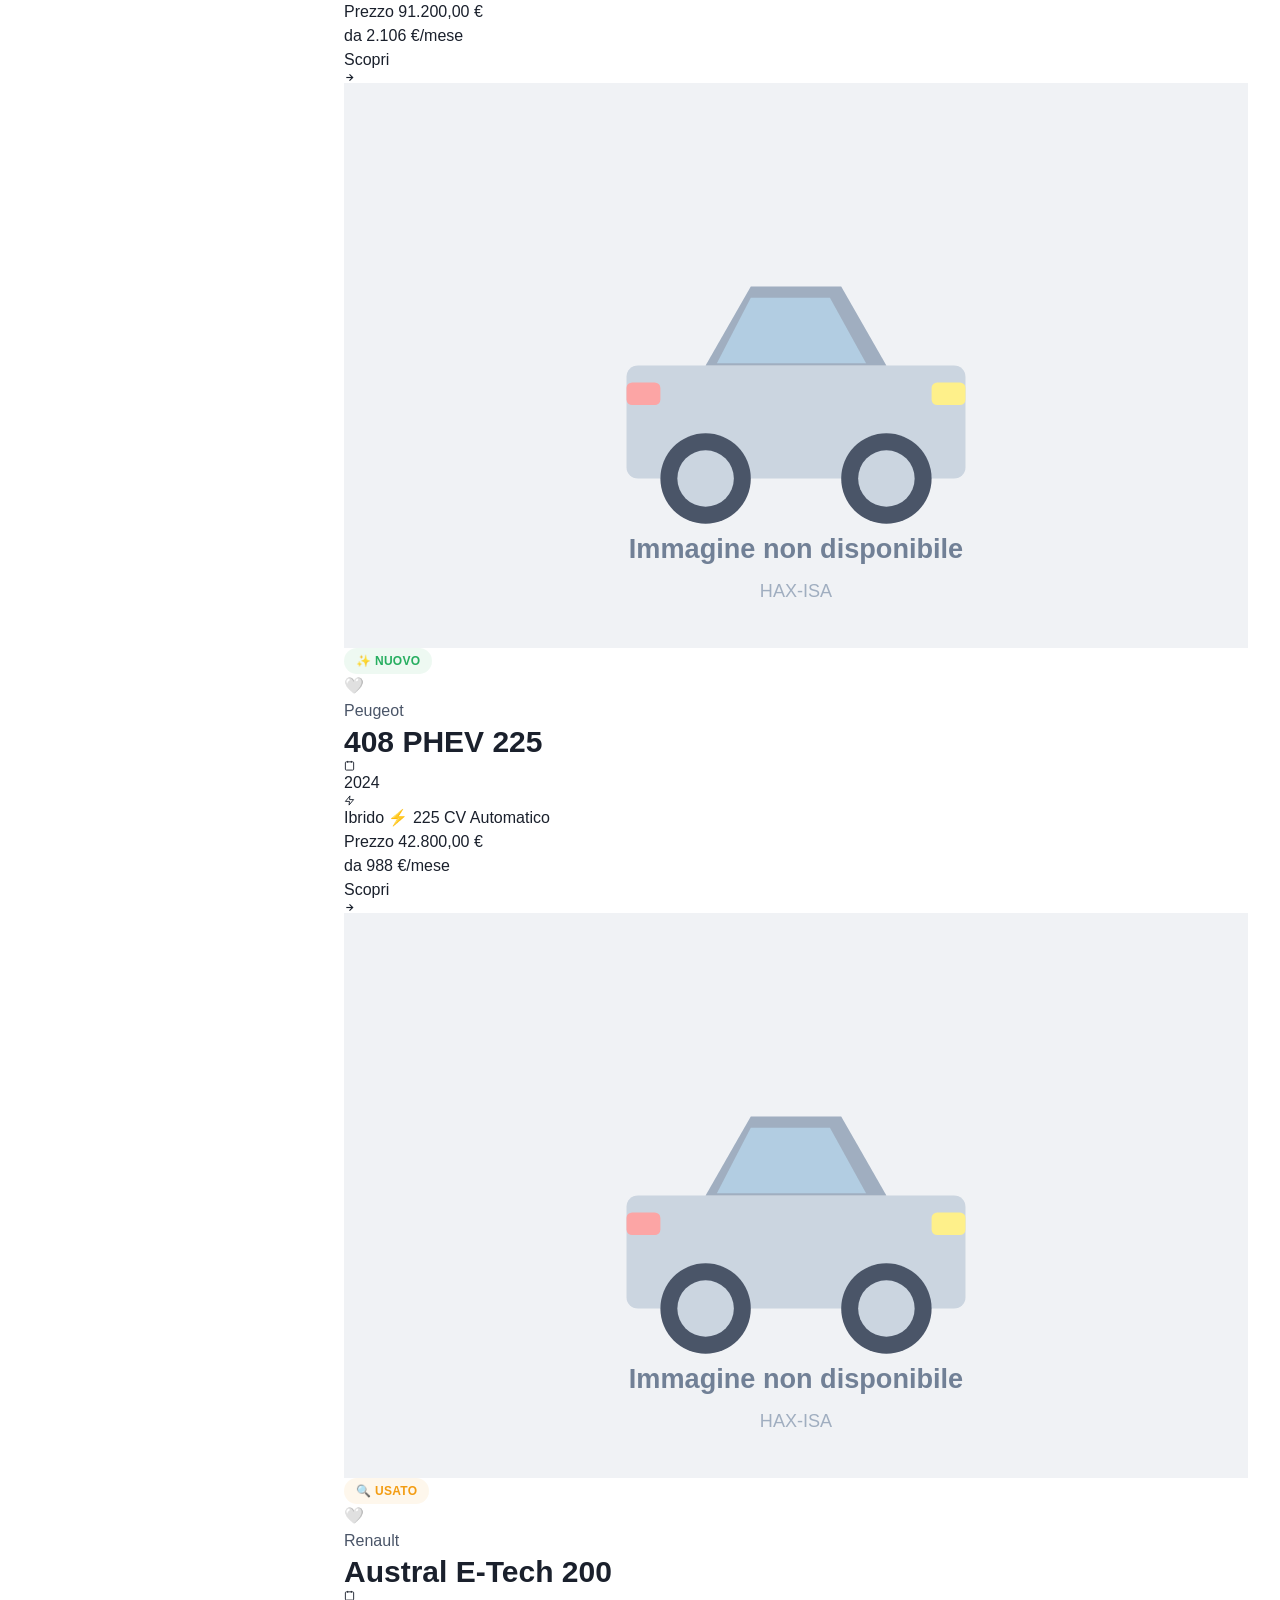
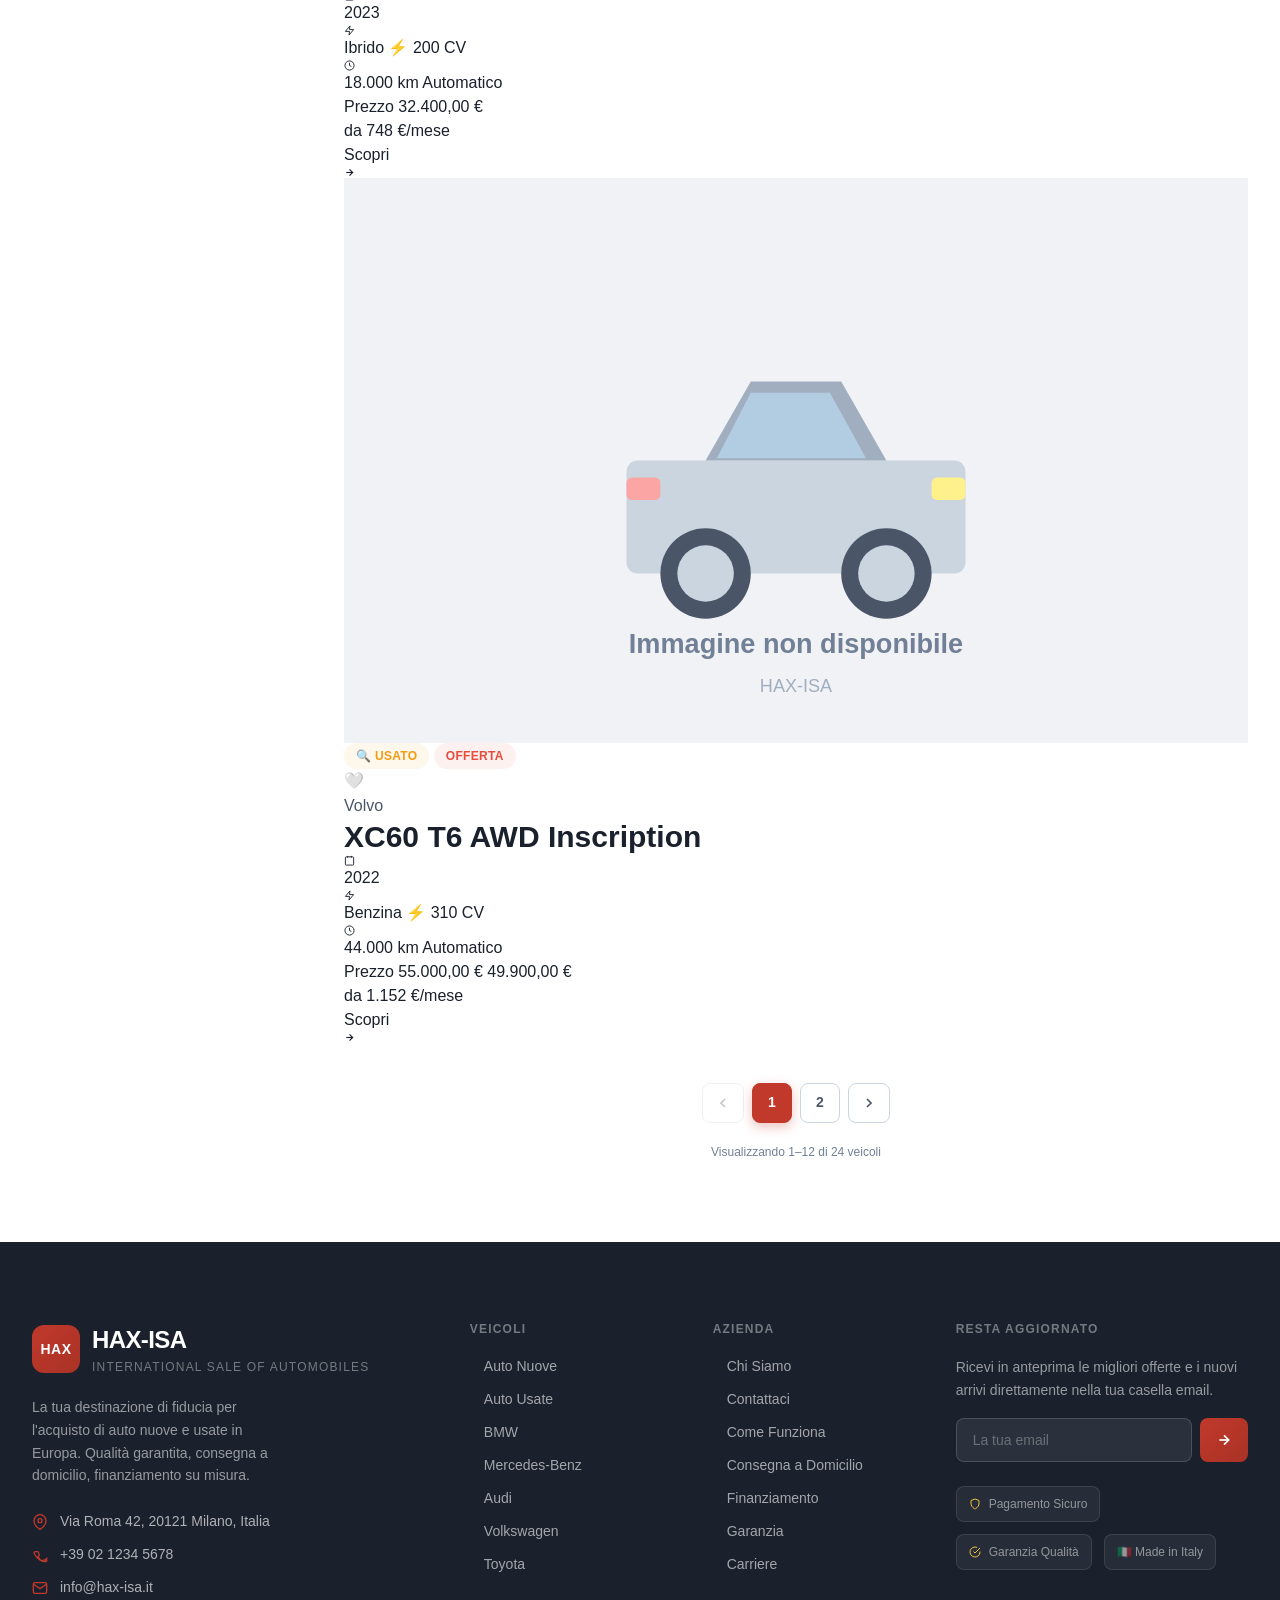
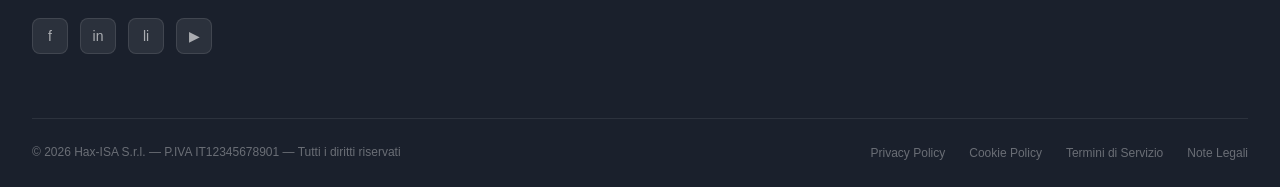
<file: pages/catalogue.html>
<!DOCTYPE html>
<html lang="it">
<head>
  <meta charset="UTF-8" />
  <meta name="viewport" content="width=device-width, initial-scale=1.0" />
  <meta name="description" content="Catalogo veicoli Hax-ISA — Auto nuove e usate disponibili in Europa." />
  <title>Catalogo Veicoli — Hax-ISA</title>

  <link rel="stylesheet" href="../css/reset.css" />
  <link rel="stylesheet" href="../css/variables.css" />
  <link rel="stylesheet" href="../css/global.css" />
  <link rel="stylesheet" href="../css/navbar.css" />
  <link rel="stylesheet" href="../css/catalogue.css" />
  <link rel="stylesheet" href="../css/footer.css" />
  <link rel="stylesheet" href="../css/animations.css" />
  <link rel="icon" href="../assets/icons/favicon.svg" type="image/svg+xml" />
</head>
<body class="page-catalogue" data-page="catalogue">

  <header id="main-header" class="header">
    <nav id="main-nav" class="navbar" role="navigation" aria-label="Navigazione principale"></nav>
  </header>

  <main id="main-content">

    <!-- Bannière page catalogue -->
    <section class="page-banner" aria-label="Catalogo veicoli">
      <div class="page-banner__content">
        <h1 class="page-banner__title">Catalogo Veicoli</h1>
        <p class="page-banner__subtitle">Trova l'auto dei tuoi sogni — Nuova o Usata</p>
      </div>
    </section>

    <!-- Bloc filtres + résultats -->
    <section class="catalogue-section">
      <div class="container">
        <div class="catalogue-layout">

          <!-- Panneau filtres latéral -->
          <aside id="filters-panel" class="filters-panel" aria-label="Filtri di ricerca">
            <!-- Injecté par js/pages/catalogue.js -->
          </aside>

          <!-- Résultats / grille véhicules -->
          <div class="catalogue-main">
            <!-- Barre de recherche + tri -->
            <div id="catalogue-toolbar" class="catalogue-toolbar">
              <!-- Injecté par js/pages/catalogue.js -->
            </div>
            <!-- Grille véhicules -->
            <div id="vehicles-grid" class="vehicles-grid" aria-live="polite" aria-label="Lista veicoli">
              <!-- Injecté dynamiquement par JS -->
            </div>
            <!-- Pagination -->
            <div id="catalogue-pagination" class="pagination" aria-label="Paginazione"></div>
          </div>

        </div>
      </div>
    </section>

  </main>

  <footer id="main-footer" class="footer" role="contentinfo"></footer>
  <div id="page-loader" class="page-loader" aria-hidden="true">
    <div class="loader-content">
      <div class="loader-logo">HAX-ISA</div>
      <div class="loader-spinner"></div>
    </div>
  </div>
  <div id="toast-container" class="toast-container" aria-live="polite"></div>
  <div id="modal-container" class="modal-container" role="dialog" aria-modal="true" aria-hidden="true"></div>

  <script src="../js/config.js"></script>
  <script src="../js/utils/helpers.js"></script>
  <script src="../js/utils/api.js"></script>
  <script src="../js/utils/storage.js"></script>
  <script src="../js/components/navbar.js"></script>
  <script src="../js/components/footer.js"></script>
  <script src="../js/components/toast.js"></script>
  <script src="../js/components/modal.js"></script>
  <script src="../js/components/loader.js"></script>
  <script src="../js/pages/catalogue.js"></script>
  <script src="../js/main.js"></script>
</body>
</html>
</file>
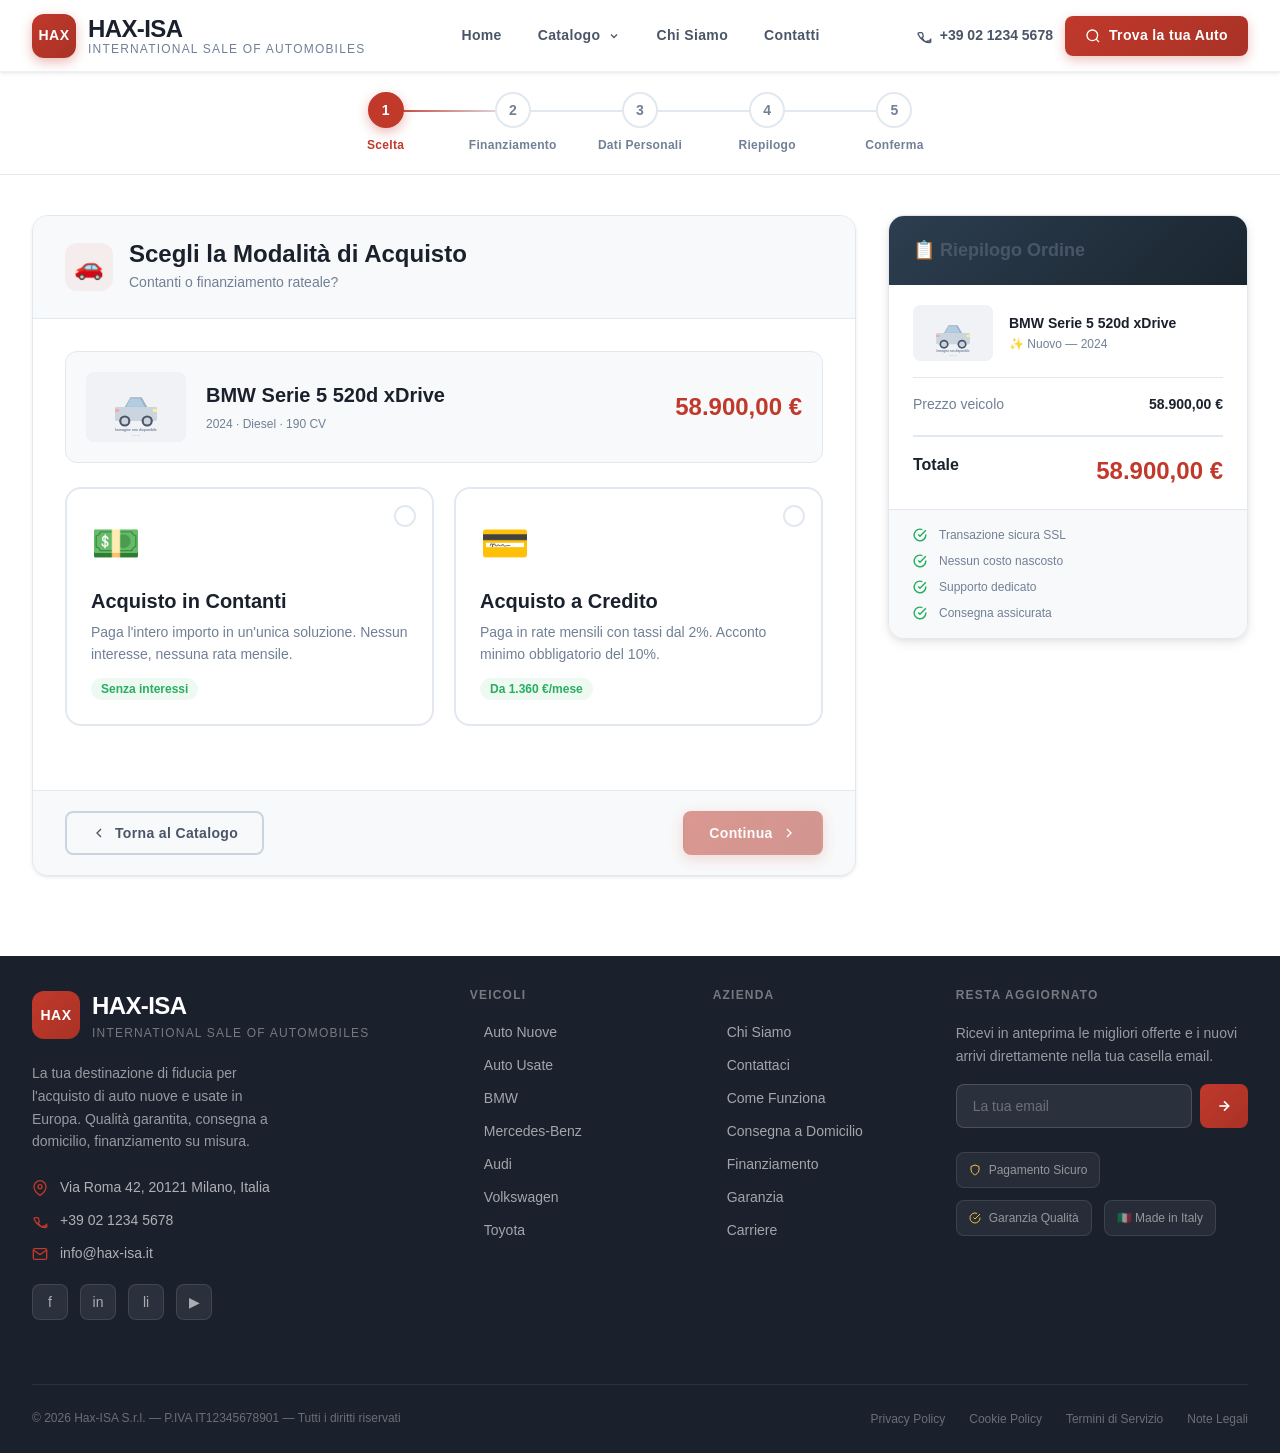
<file: pages/checkout.html>
<!DOCTYPE html>
<html lang="it">
<head>
  <meta charset="UTF-8" />
  <meta name="viewport" content="width=device-width, initial-scale=1.0" />
  <meta name="description" content="Acquista il tuo veicolo — Hax-ISA" />
  <title>Ordine — Hax-ISA</title>

  <link rel="stylesheet" href="../css/reset.css" />
  <link rel="stylesheet" href="../css/variables.css" />
  <link rel="stylesheet" href="../css/global.css" />
  <link rel="stylesheet" href="../css/navbar.css" />
  <link rel="stylesheet" href="../css/checkout.css" />
  <link rel="stylesheet" href="../css/credit-simulator.css" />
  <link rel="stylesheet" href="../css/footer.css" />
  <link rel="stylesheet" href="../css/animations.css" />
  <link rel="icon" href="../assets/icons/favicon.svg" type="image/svg+xml" />
</head>
<body class="page-checkout" data-page="checkout">

  <header id="main-header" class="header header--minimal">
    <nav id="main-nav" class="navbar" role="navigation" aria-label="Navigazione principale"></nav>
  </header>

  <main id="main-content">

    <!-- Indicateur d'étapes -->
    <div class="checkout-progress" aria-label="Passaggi dell'ordine">
      <div class="container">
        <ol id="checkout-steps-indicator" class="steps-indicator">
          <li class="step active" data-step="1">
            <span class="step__number">1</span>
            <span class="step__label">Scelta</span>
          </li>
          <li class="step" data-step="2">
            <span class="step__number">2</span>
            <span class="step__label">Finanziamento</span>
          </li>
          <li class="step" data-step="3">
            <span class="step__number">3</span>
            <span class="step__label">Dati personali</span>
          </li>
          <li class="step" data-step="4">
            <span class="step__number">4</span>
            <span class="step__label">Riepilogo</span>
          </li>
          <li class="step" data-step="5">
            <span class="step__number">5</span>
            <span class="step__label">Conferma</span>
          </li>
        </ol>
      </div>
    </div>

    <!-- Contenu dynamique de chaque étape -->
    <section class="checkout-section">
      <div class="container">
        <div class="checkout-layout">

          <!-- Zone principale (étapes) -->
          <div id="checkout-main" class="checkout-main">
            <!-- Injecté par js/pages/checkout.js -->
          </div>

          <!-- Récapitulatif latéral -->
          <aside id="checkout-summary" class="checkout-summary" aria-label="Riepilogo ordine">
            <!-- Injecté par js/pages/checkout.js -->
          </aside>

        </div>
      </div>
    </section>

  </main>

  <footer id="main-footer" class="footer footer--minimal" role="contentinfo"></footer>
  <div id="page-loader" class="page-loader" aria-hidden="true">
    <div class="loader-content">
      <div class="loader-logo">HAX-ISA</div>
      <div class="loader-spinner"></div>
    </div>
  </div>
  <div id="toast-container" class="toast-container" aria-live="polite"></div>
  <div id="modal-container" class="modal-container" role="dialog" aria-modal="true" aria-hidden="true"></div>

  <script src="../js/config.js"></script>
  <script src="../js/utils/helpers.js"></script>
  <script src="../js/utils/api.js"></script>
  <script src="../js/utils/storage.js"></script>
  <script src="../js/components/navbar.js"></script>
  <script src="../js/components/footer.js"></script>
  <script src="../js/components/toast.js"></script>
  <script src="../js/components/modal.js"></script>
  <script src="../js/components/loader.js"></script>
  <script src="../js/components/credit-simulator.js"></script>
  <script src="../js/pages/checkout.js"></script>
  <script src="../js/main.js"></script>
</body>
</html>
</file>
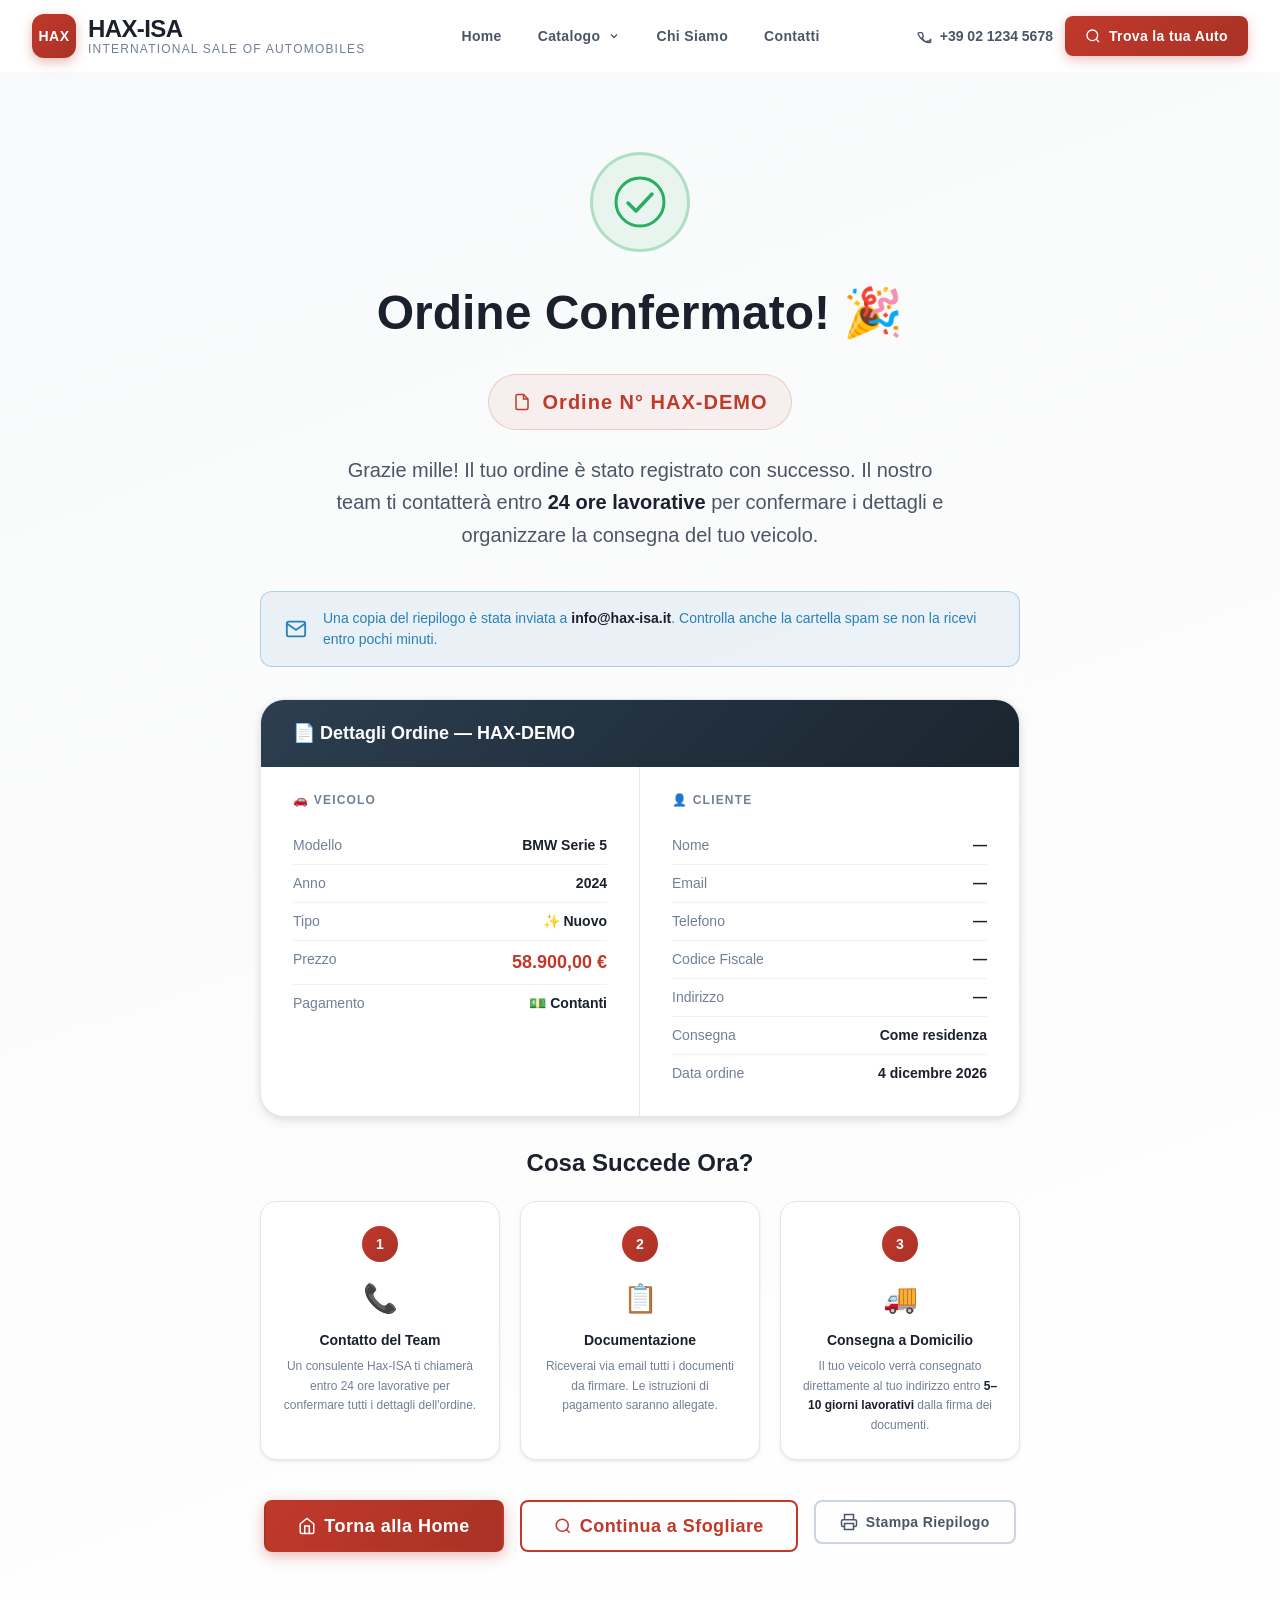
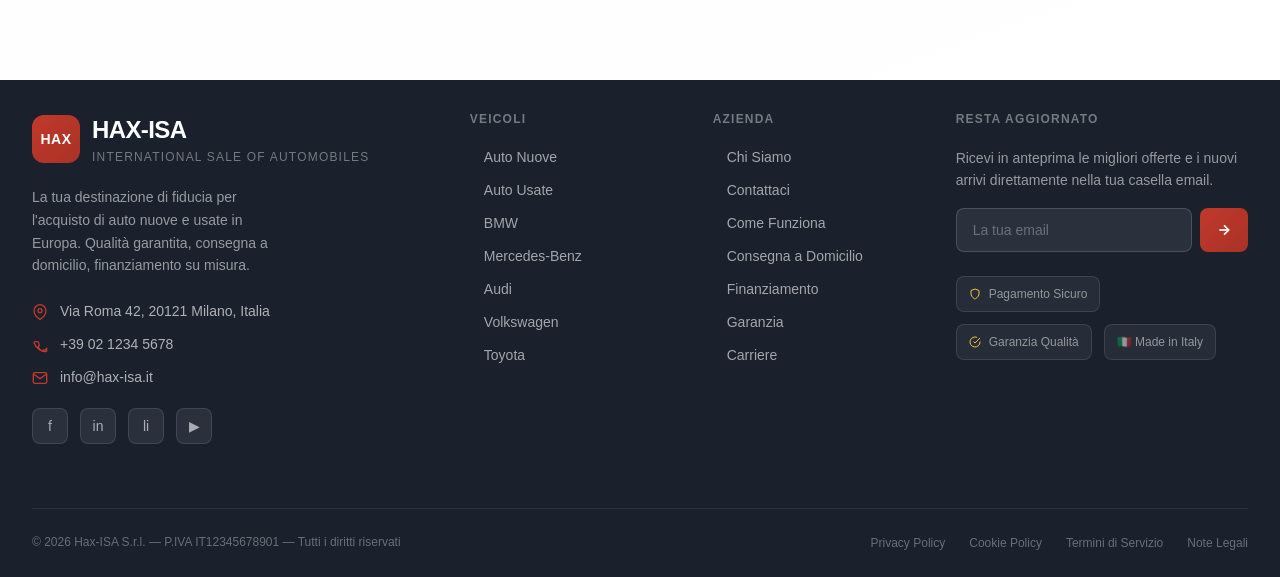
<file: pages/confirmation.html>
<!DOCTYPE html>
<html lang="it">
<head>
  <meta charset="UTF-8" />
  <meta name="viewport" content="width=device-width, initial-scale=1.0" />
  <meta name="description" content="Conferma ordine — Hax-ISA" />
  <title>Conferma Ordine — Hax-ISA</title>

  <link rel="stylesheet" href="../css/reset.css" />
  <link rel="stylesheet" href="../css/variables.css" />
  <link rel="stylesheet" href="../css/global.css" />
  <link rel="stylesheet" href="../css/navbar.css" />
  <link rel="stylesheet" href="../css/confirmation.css" />
  <link rel="stylesheet" href="../css/footer.css" />
  <link rel="stylesheet" href="../css/animations.css" />
  <link rel="icon" href="../assets/icons/favicon.svg" type="image/svg+xml" />
</head>
<body class="page-confirmation" data-page="confirmation">

  <header id="main-header" class="header header--minimal">
    <nav id="main-nav" class="navbar" role="navigation" aria-label="Navigazione principale"></nav>
  </header>

  <main id="main-content">
    <section class="confirmation-section">
      <div class="container">
        <div id="confirmation-content" class="confirmation-content">
          <!-- Injecté par js/pages/confirmation.js -->
        </div>
      </div>
    </section>
  </main>

  <footer id="main-footer" class="footer footer--minimal" role="contentinfo"></footer>
  <div id="toast-container" class="toast-container" aria-live="polite"></div>

  <script src="../js/config.js"></script>
  <script src="../js/utils/helpers.js"></script>
  <script src="../js/utils/api.js"></script>
  <script src="../js/utils/storage.js"></script>
  <script src="../js/components/navbar.js"></script>
  <script src="../js/components/footer.js"></script>
  <script src="../js/components/toast.js"></script>
  <script src="../js/pages/confirmation.js"></script>
  <script src="../js/main.js"></script>
</body>
</html>
</file>
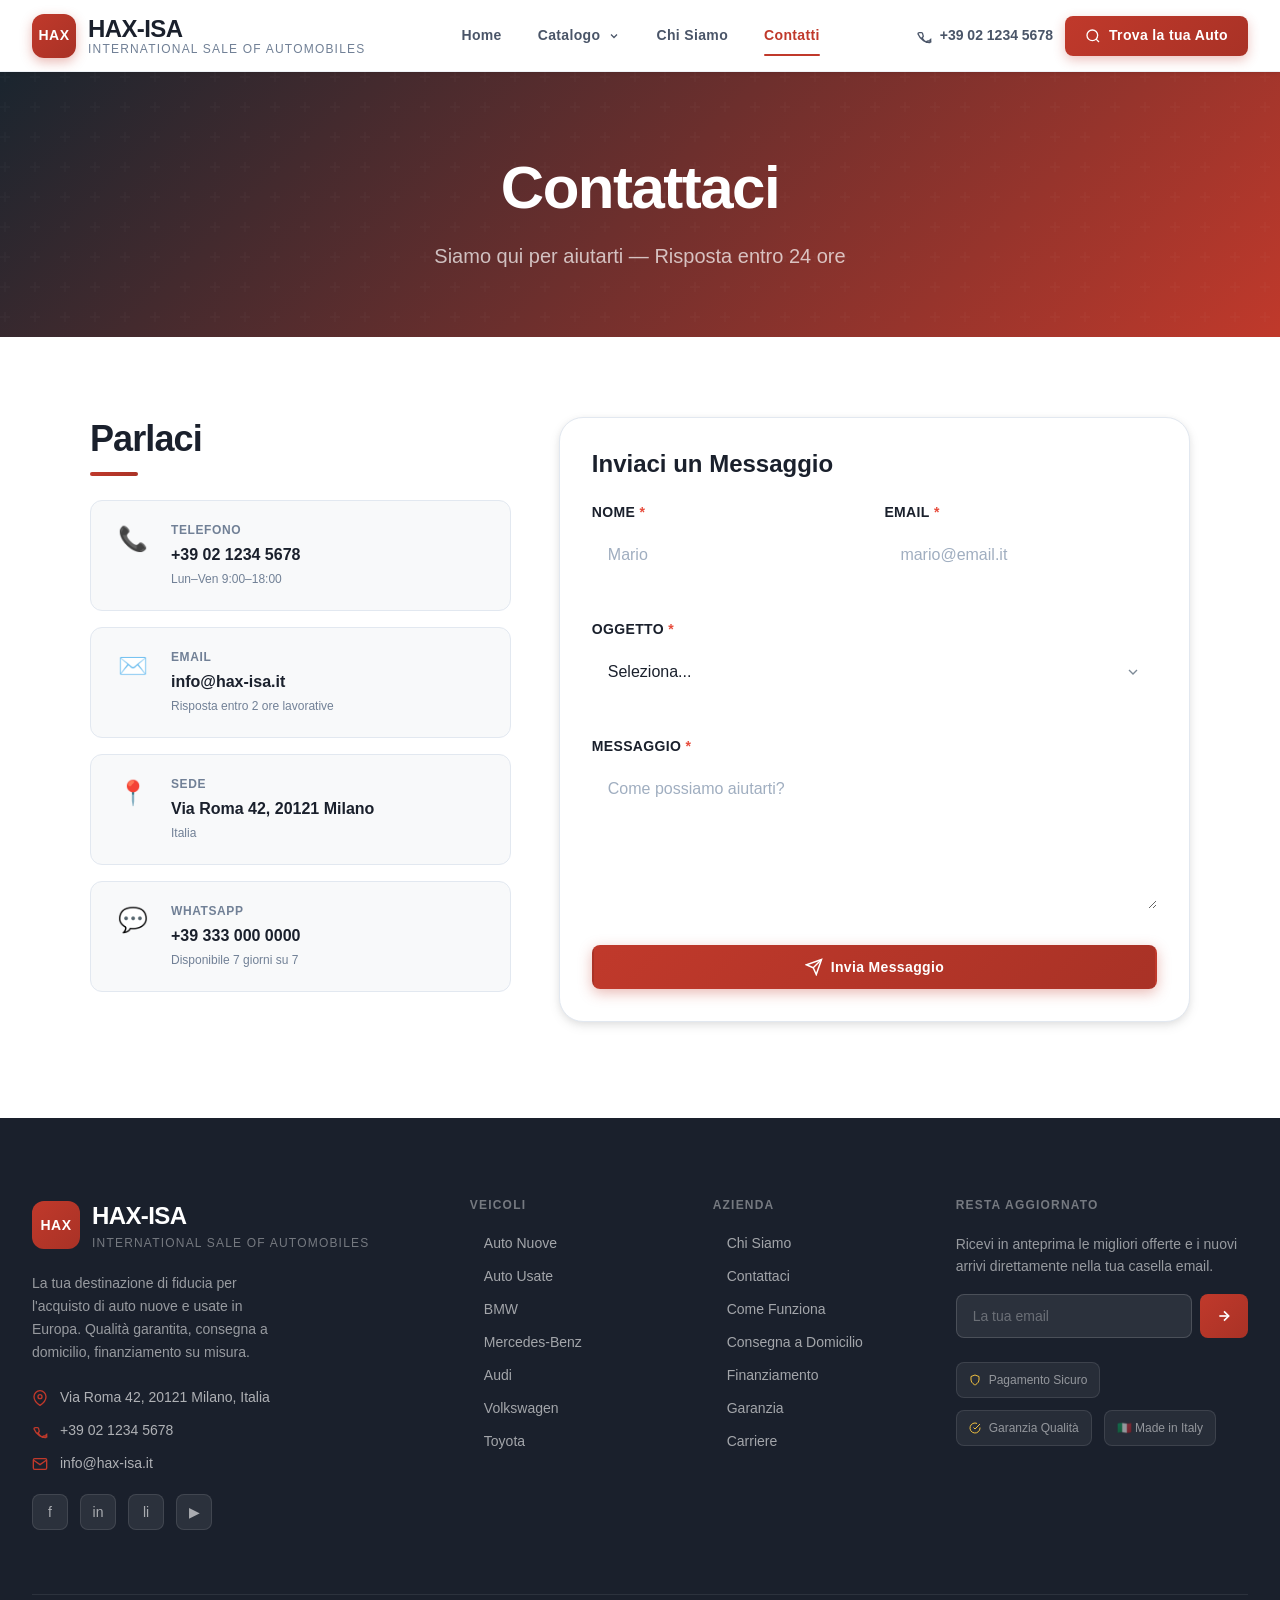
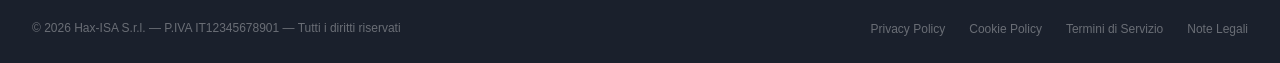
<file: pages/contact.html>
<!DOCTYPE html>
<html lang="it">
<head>
  <meta charset="UTF-8" />
  <meta name="viewport" content="width=device-width, initial-scale=1.0" />
  <meta name="description" content="Contattaci — Hax-ISA International Sale of Automobiles" />
  <title>Contatti — Hax-ISA</title>

  <link rel="stylesheet" href="../css/reset.css" />
  <link rel="stylesheet" href="../css/variables.css" />
  <link rel="stylesheet" href="../css/global.css" />
  <link rel="stylesheet" href="../css/navbar.css" />
  <link rel="stylesheet" href="../css/contact.css" />
  <link rel="stylesheet" href="../css/footer.css" />
  <link rel="stylesheet" href="../css/animations.css" />
  <link rel="icon" href="../assets/icons/favicon.svg" type="image/svg+xml" />
</head>
<body class="page-contact" data-page="contact">

  <header id="main-header" class="header">
    <nav id="main-nav" class="navbar" role="navigation" aria-label="Navigazione principale"></nav>
  </header>

  <main id="main-content">

    <section class="page-banner page-banner--contact" aria-label="Contatti">
      <div class="page-banner__content">
        <h1 class="page-banner__title">Contattaci</h1>
        <p class="page-banner__subtitle">Siamo qui per aiutarti — Risposta entro 24 ore</p>
      </div>
    </section>

    <section class="contact-section">
      <div class="container">
        <div id="contact-content" class="contact-content">
          <!-- Injecté par js/pages/contact.js -->
        </div>
      </div>
    </section>

  </main>

  <footer id="main-footer" class="footer" role="contentinfo"></footer>
  <div id="page-loader" class="page-loader" aria-hidden="true">
    <div class="loader-content">
      <div class="loader-logo">HAX-ISA</div>
      <div class="loader-spinner"></div>
    </div>
  </div>
  <div id="toast-container" class="toast-container" aria-live="polite"></div>
  <div id="modal-container" class="modal-container" role="dialog" aria-modal="true" aria-hidden="true"></div>

  <script src="../js/config.js"></script>
  <script src="../js/utils/helpers.js"></script>
  <script src="../js/utils/api.js"></script>
  <script src="../js/utils/storage.js"></script>
  <script src="../js/components/navbar.js"></script>
  <script src="../js/components/footer.js"></script>
  <script src="../js/components/toast.js"></script>
  <script src="../js/components/modal.js"></script>
  <script src="../js/components/loader.js"></script>
  <script src="../js/pages/contact.js"></script>
  <script src="../js/main.js"></script>
</body>
</html>
</file>
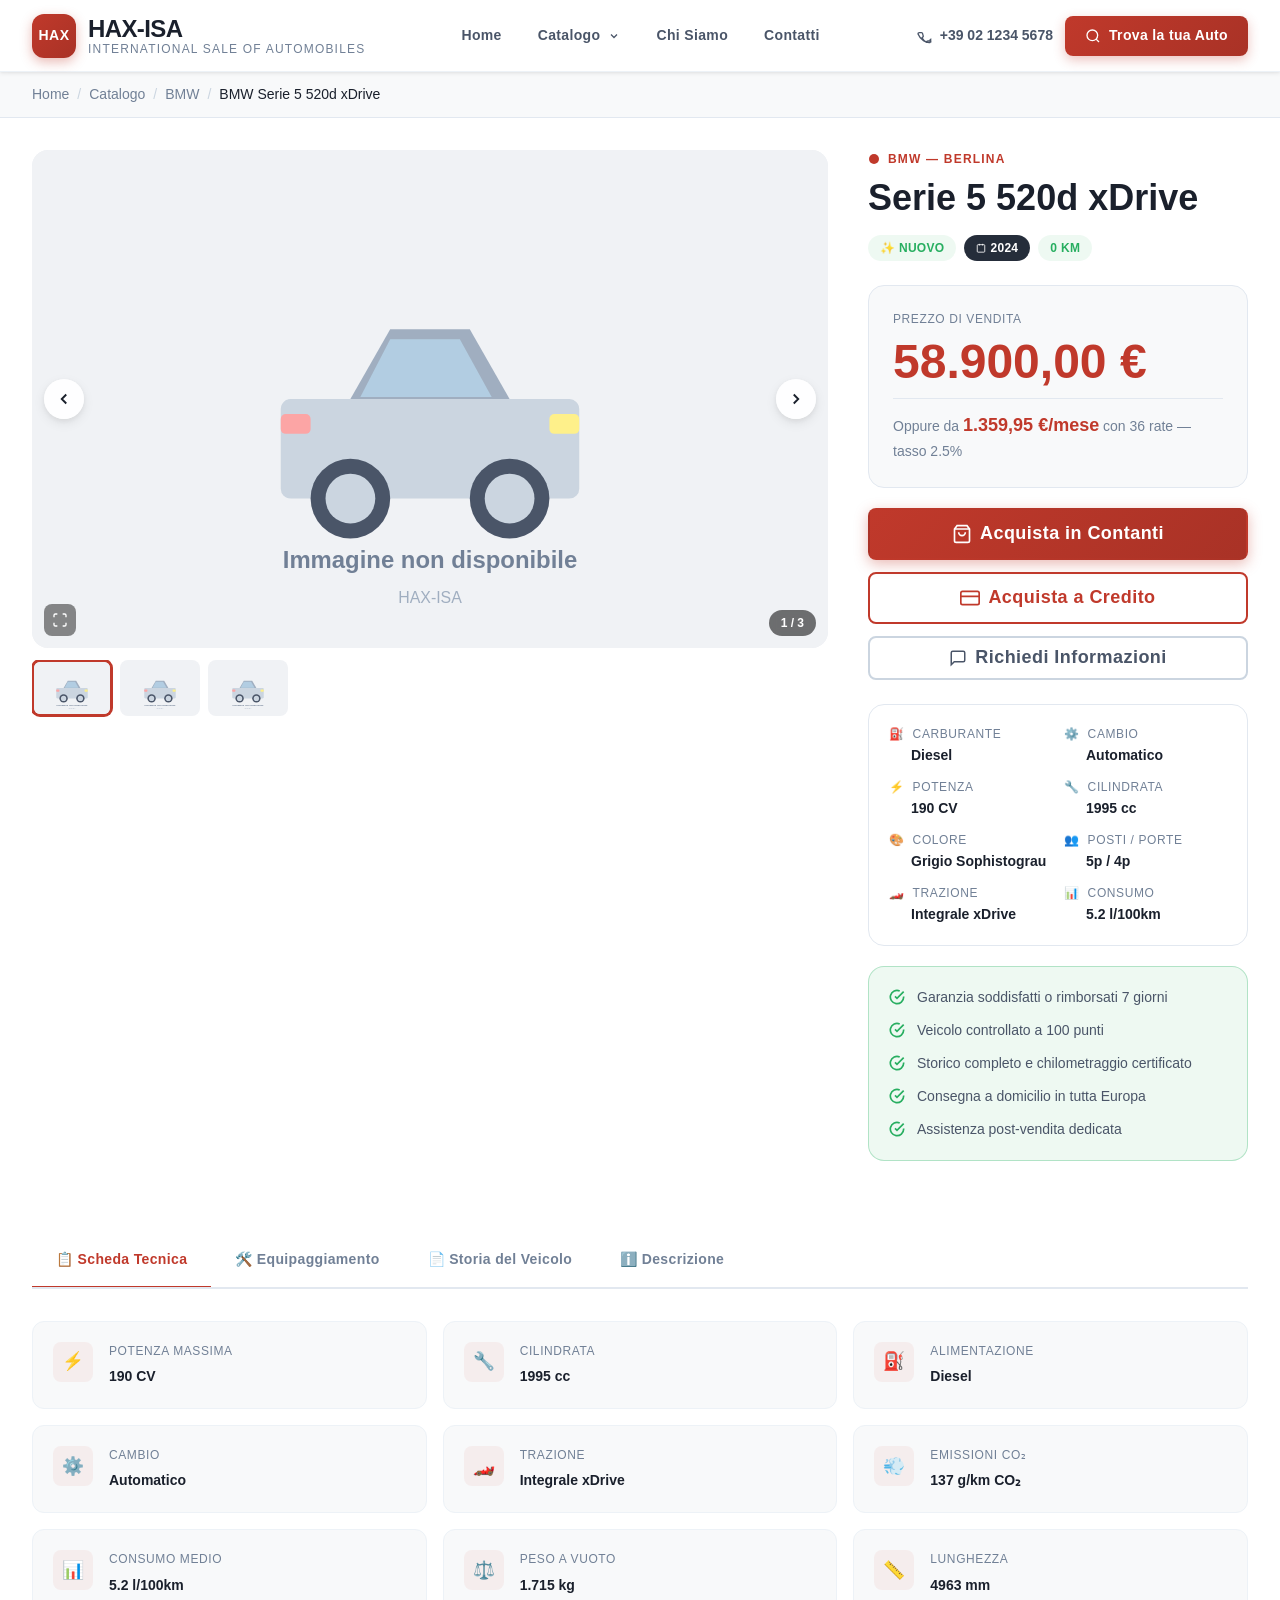
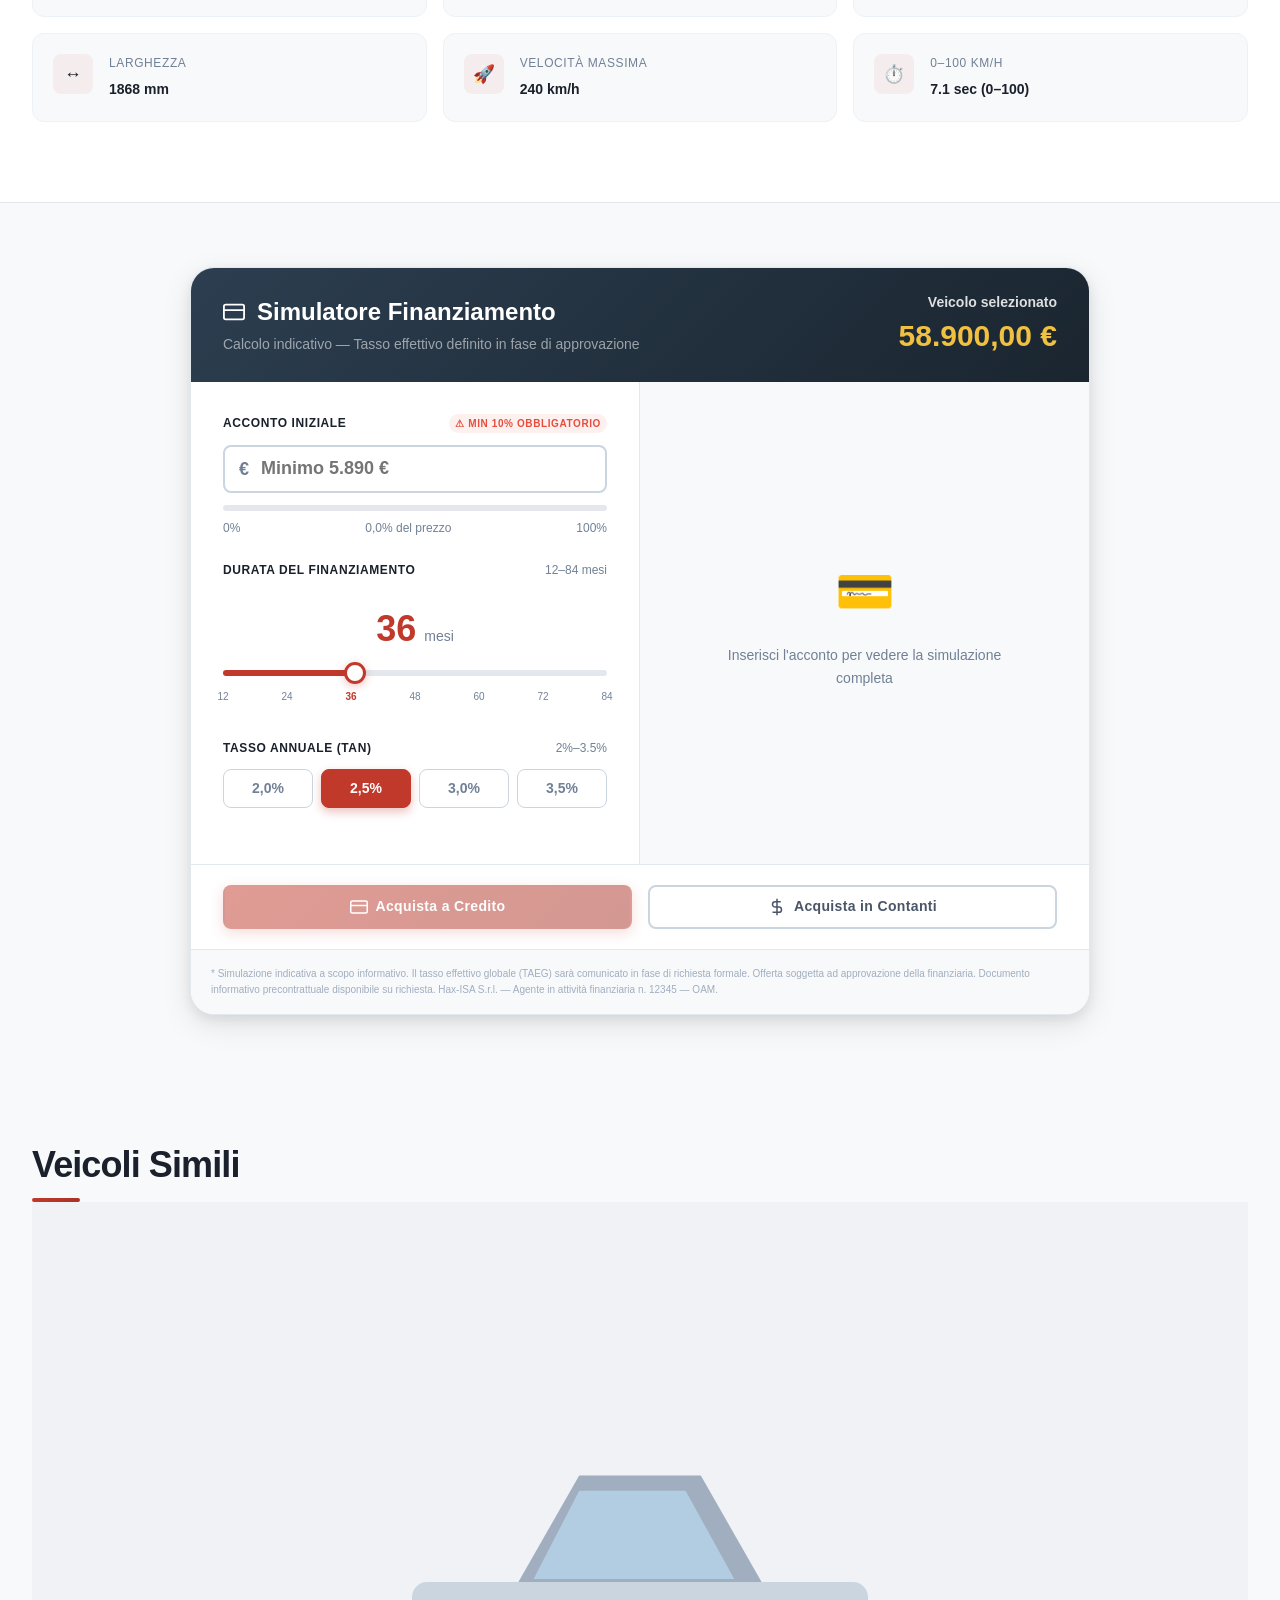
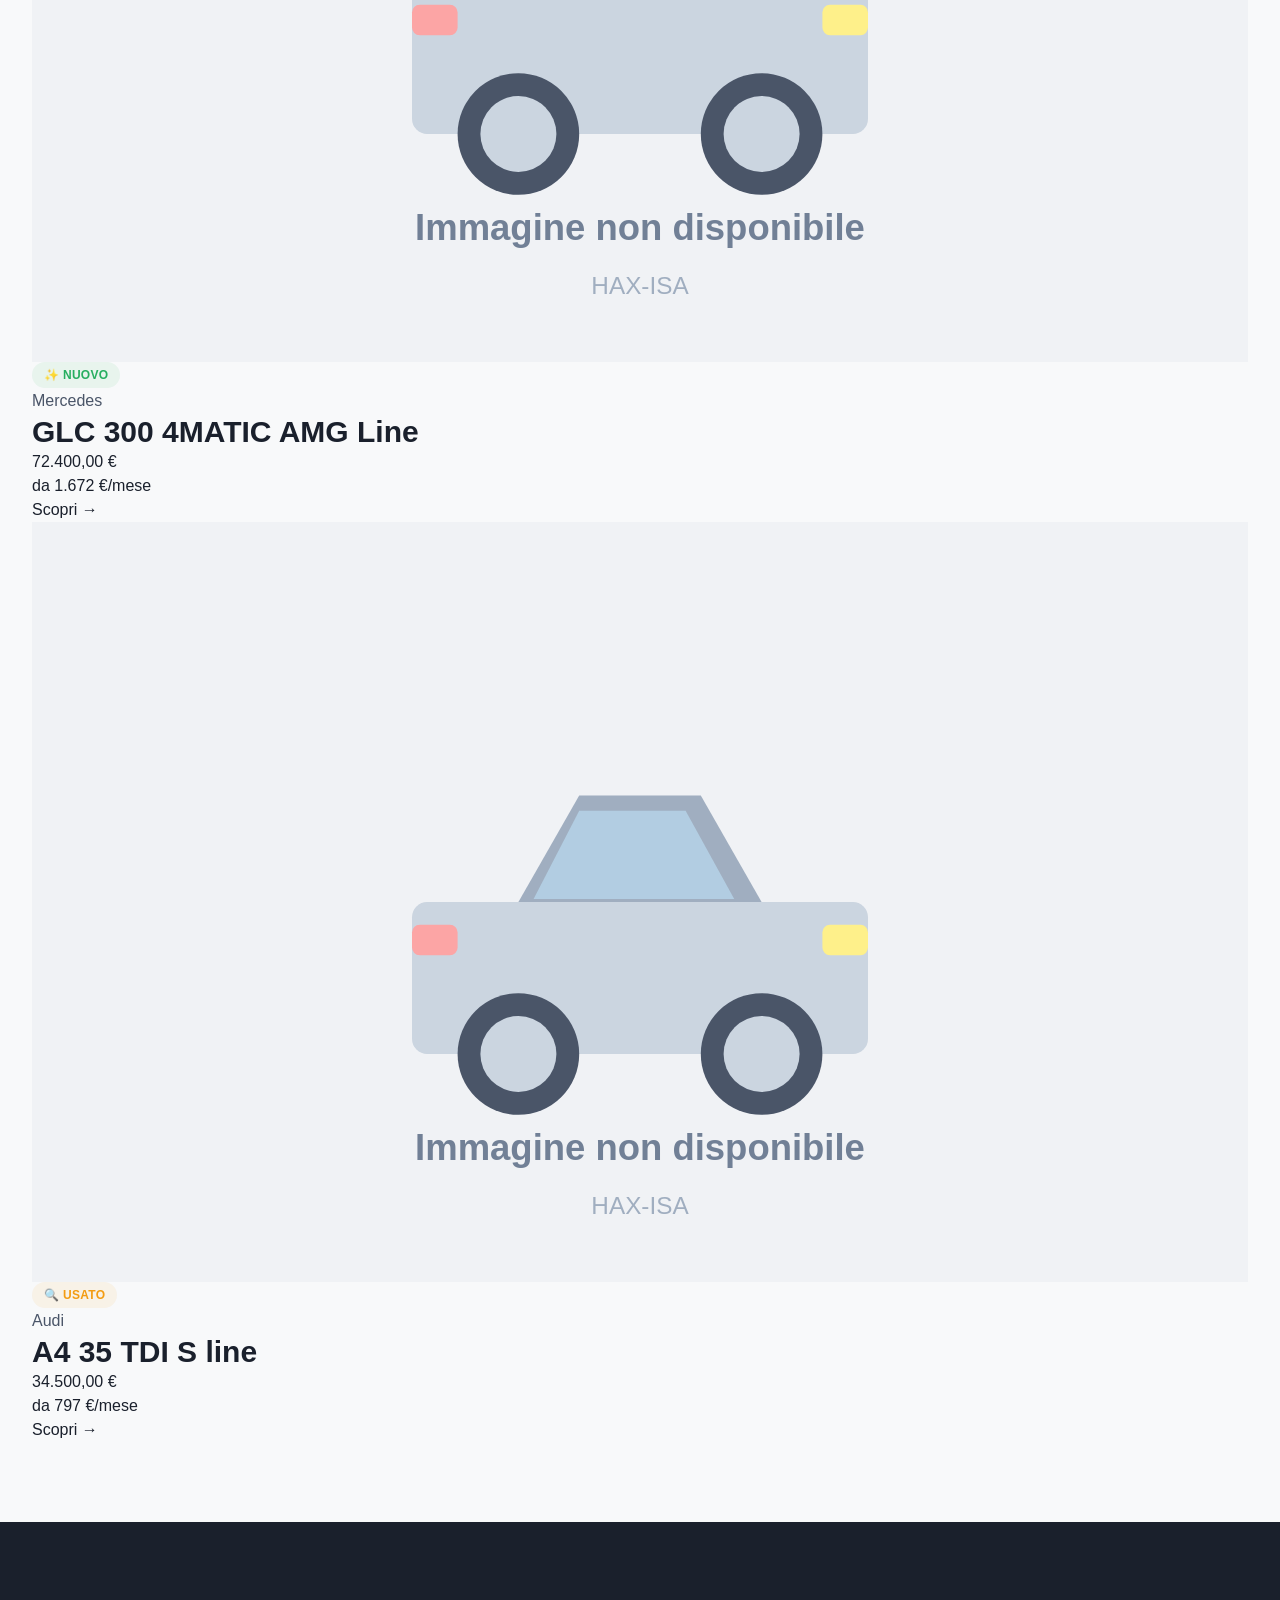
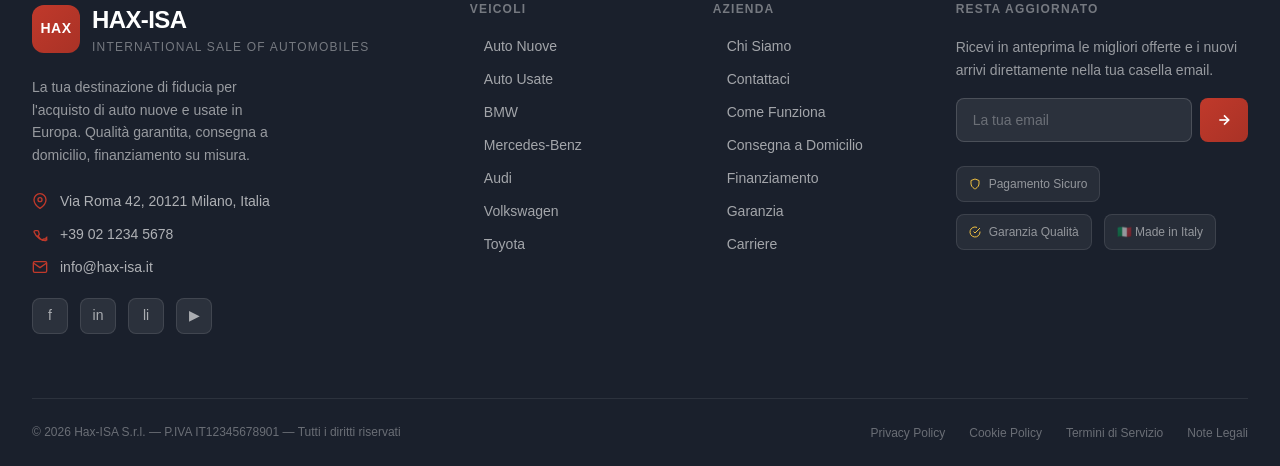
<file: pages/vehicle-detail.html>
<!DOCTYPE html>
<html lang="it">
<head>
  <meta charset="UTF-8" />
  <meta name="viewport" content="width=device-width, initial-scale=1.0" />
  <meta name="description" content="Dettaglio veicolo — Hax-ISA" />
  <title>Dettaglio Veicolo — Hax-ISA</title>

  <link rel="stylesheet" href="../css/reset.css" />
  <link rel="stylesheet" href="../css/variables.css" />
  <link rel="stylesheet" href="../css/global.css" />
  <link rel="stylesheet" href="../css/navbar.css" />
  <link rel="stylesheet" href="../css/vehicle-detail.css" />
  <link rel="stylesheet" href="../css/credit-simulator.css" />
  <link rel="stylesheet" href="../css/footer.css" />
  <link rel="stylesheet" href="../css/animations.css" />
  <link rel="icon" href="../assets/icons/favicon.svg" type="image/svg+xml" />
</head>
<body class="page-vehicle-detail" data-page="vehicle-detail">

  <header id="main-header" class="header">
    <nav id="main-nav" class="navbar" role="navigation" aria-label="Navigazione principale"></nav>
  </header>

  <main id="main-content">

    <!-- Fil d'Ariane -->
    <nav class="breadcrumb" aria-label="Percorso di navigazione">
      <div class="container">
        <ol id="breadcrumb-list" class="breadcrumb__list">
          <!-- Injecté par JS -->
        </ol>
      </div>
    </nav>

    <!-- Contenu principal détail véhicule -->
    <section id="vehicle-detail-section" class="vehicle-detail-section">
      <div class="container">
        <!-- Injecté par js/pages/vehicle-detail.js -->
        <div id="vehicle-detail-content" class="vehicle-detail-content">
        </div>
      </div>
    </section>

    <!-- Simulateur crédit intégré -->
    <section id="credit-simulator-section" class="credit-simulator-section" aria-label="Simulatore di credito">
      <div class="container">
        <div id="credit-simulator-widget" class="credit-simulator-widget">
          <!-- Injecté par js/components/credit-simulator.js -->
        </div>
      </div>
    </section>

    <!-- Véhicules similaires -->
    <section id="similar-vehicles" class="similar-vehicles-section" aria-label="Veicoli simili">
      <div class="container">
        <h2 class="section-title">Veicoli Simili</h2>
        <div id="similar-vehicles-grid" class="vehicles-grid vehicles-grid--small">
          <!-- Injecté par JS -->
        </div>
      </div>
    </section>

  </main>

  <footer id="main-footer" class="footer" role="contentinfo"></footer>
  <div id="page-loader" class="page-loader" aria-hidden="true">
    <div class="loader-content">
      <div class="loader-logo">HAX-ISA</div>
      <div class="loader-spinner"></div>
    </div>
  </div>
  <div id="toast-container" class="toast-container" aria-live="polite"></div>
  <div id="modal-container" class="modal-container" role="dialog" aria-modal="true" aria-hidden="true"></div>

  <script src="../js/config.js"></script>
  <script src="../js/utils/helpers.js"></script>
  <script src="../js/utils/api.js"></script>
  <script src="../js/utils/storage.js"></script>
  <script src="../js/components/navbar.js"></script>
  <script src="../js/components/footer.js"></script>
  <script src="../js/components/toast.js"></script>
  <script src="../js/components/modal.js"></script>
  <script src="../js/components/loader.js"></script>
  <script src="../js/components/credit-simulator.js"></script>
  <script src="../js/pages/vehicle-detail.js"></script>
  <script src="../js/main.js"></script>
</body>
</html>
</file>
<file: css/variables.css>
/**
 * variables.css — Design Tokens Hax-ISA
 */

:root {

  /* COULEURS PRINCIPALES */
  --color-primary:          #C0392B;
  --color-primary-dark:     #a93226;
  --color-primary-darker:   #922b21;
  --color-primary-light:    #e74c3c;
  --color-primary-lighter:  #f1948a;
  --color-primary-bg:       rgba(192, 57, 43, 0.06);
  --color-primary-bg-hover: rgba(192, 57, 43, 0.12);

  /* COULEUR SECONDAIRE */
  --color-secondary:        #D4A017;
  --color-secondary-dark:   #b8860b;
  --color-secondary-light:  #F0C040;
  --color-secondary-bg:     rgba(212, 160, 23, 0.08);

  /* ACCENT */
  --color-accent:           #2C3E50;
  --color-accent-dark:      #1a252f;
  --color-accent-light:     #34495e;

  /* STATUTS */
  --color-success:          #27AE60;
  --color-success-bg:       rgba(39, 174, 96, 0.08);
  --color-success-border:   rgba(39, 174, 96, 0.3);
  --color-warning:          #F39C12;
  --color-warning-bg:       rgba(243, 156, 18, 0.08);
  --color-warning-border:   rgba(243, 156, 18, 0.3);
  --color-danger:           #E74C3C;
  --color-danger-bg:        rgba(231, 76, 60, 0.08);
  --color-danger-border:    rgba(231, 76, 60, 0.3);
  --color-info:             #2980B9;
  --color-info-bg:          rgba(41, 128, 185, 0.08);
  --color-info-border:      rgba(41, 128, 185, 0.3);

  /* GRIS */
  --color-white:            #FFFFFF;
  --color-gray-50:          #F8F9FA;
  --color-gray-100:         #F0F2F5;
  --color-gray-200:         #E4E8ED;
  --color-gray-300:         #CDD2DA;
  --color-gray-400:         #A8B2BE;
  --color-gray-500:         #7D8A97;
  --color-gray-600:         #5A6473;
  --color-gray-700:         #3D4655;
  --color-gray-800:         #252D3A;
  --color-gray-900:         #141921;
  --color-black:            #0A0E14;

  /* TEXTE */
  --color-text-primary:     #1A202C;
  --color-text-secondary:   #4A5568;
  --color-text-muted:       #718096;
  --color-text-light:       #A0AEC0;
  --color-text-inverse:     #FFFFFF;

  /* FONDS */
  --color-bg-primary:       #FFFFFF;
  --color-bg-secondary:     #F8F9FA;
  --color-bg-tertiary:      #F0F2F5;
  --color-bg-dark:          #1A202C;
  --color-bg-darker:        #0F1419;

  /* BORDURES */
  --color-border:           #E2E8F0;
  --color-border-light:     #EDF2F7;
  --color-border-dark:      #CBD5E0;

  /* TYPOGRAPHIE */
  --font-primary:   'Segoe UI', -apple-system, BlinkMacSystemFont, 'Helvetica Neue', Arial, sans-serif;
  --font-heading:   'Segoe UI', Georgia, 'Times New Roman', serif;
  --font-mono:      'Cascadia Code', 'Courier New', Courier, monospace;

  --text-xs:    0.75rem;
  --text-sm:    0.875rem;
  --text-base:  1rem;
  --text-md:    1.125rem;
  --text-lg:    1.25rem;
  --text-xl:    1.5rem;
  --text-2xl:   1.875rem;
  --text-3xl:   2.25rem;
  --text-4xl:   3rem;
  --text-5xl:   3.75rem;
  --text-6xl:   4.5rem;

  --font-light:     300;
  --font-regular:   400;
  --font-medium:    500;
  --font-semibold:  600;
  --font-bold:      700;
  --font-black:     900;

  --leading-tight:  1.2;
  --leading-snug:   1.375;
  --leading-normal: 1.5;
  --leading-relaxed:1.625;

  --tracking-tight:  -0.025em;
  --tracking-normal:  0em;
  --tracking-wide:    0.025em;
  --tracking-wider:   0.05em;
  --tracking-widest:  0.1em;

  /* ESPACEMENT */
  --space-1:  0.25rem;
  --space-2:  0.5rem;
  --space-3:  0.75rem;
  --space-4:  1rem;
  --space-5:  1.25rem;
  --space-6:  1.5rem;
  --space-8:  2rem;
  --space-10: 2.5rem;
  --space-12: 3rem;
  --space-16: 4rem;
  --space-20: 5rem;
  --space-24: 6rem;
  --space-32: 8rem;

  /* LAYOUT */
  --container-sm:  640px;
  --container-md:  768px;
  --container-lg:  1024px;
  --container-xl:  1280px;
  --container-2xl: 1400px;
  --container-pad: clamp(1rem, 5vw, 2rem);
  --navbar-height: 72px;
  --navbar-height-scrolled: 60px;

  /* RAYONS */
  --radius-sm:   4px;
  --radius-md:   8px;
  --radius-lg:   12px;
  --radius-xl:   16px;
  --radius-2xl:  24px;
  --radius-full: 9999px;

  /* OMBRES */
  --shadow-xs:     0 1px 2px rgba(0,0,0,0.05);
  --shadow-sm:     0 2px 4px rgba(0,0,0,0.06), 0 1px 2px rgba(0,0,0,0.04);
  --shadow-md:     0 4px 12px rgba(0,0,0,0.08), 0 2px 6px rgba(0,0,0,0.06);
  --shadow-lg:     0 10px 30px rgba(0,0,0,0.10), 0 4px 12px rgba(0,0,0,0.07);
  --shadow-xl:     0 20px 50px rgba(0,0,0,0.12), 0 8px 20px rgba(0,0,0,0.08);
  --shadow-2xl:    0 32px 80px rgba(0,0,0,0.16);
  --shadow-inner:  inset 0 2px 6px rgba(0,0,0,0.06);
  --shadow-primary: 0 8px 30px rgba(192, 57, 43, 0.20);
  --shadow-card:    0 2px 8px rgba(0,0,0,0.06), 0 1px 3px rgba(0,0,0,0.04);

  /* TRANSITIONS */
  --transition-fast:   150ms ease;
  --transition-base:   250ms ease;
  --transition-slow:   400ms ease;
  --transition-slower: 600ms ease;
  --ease-in-out:  cubic-bezier(0.4, 0, 0.2, 1);
  --ease-out:     cubic-bezier(0, 0, 0.2, 1);
  --ease-bounce:  cubic-bezier(0.34, 1.56, 0.64, 1);

  /* Z-INDEX */
  --z-below:   -1;
  --z-base:     0;
  --z-raised:  10;
  --z-dropdown:100;
  --z-sticky:  200;
  --z-fixed:   300;
  --z-overlay: 400;
  --z-modal:   500;
  --z-toast:   600;
  --z-loader:  700;

  /* COMPOSANTS */
  --card-radius:       var(--radius-lg);
  --card-bg:           var(--color-white);
  --card-border:       var(--color-border);
  --card-shadow:       var(--shadow-card);
  --card-shadow-hover: var(--shadow-primary);
  --btn-height-sm:     36px;
  --btn-height-md:     44px;
  --btn-height-lg:     52px;
  --btn-radius:        var(--radius-md);
  --btn-font-weight:   var(--font-semibold);
  --input-height:      48px;
  --input-radius:      var(--radius-md);
  --input-border:      var(--color-border-dark);
  --input-bg:          var(--color-white);
  --input-focus-border: var(--color-primary);
  --input-focus-shadow: 0 0 0 3px rgba(192,57,43,0.12);
  --overlay-bg:        rgba(10, 14, 20, 0.65);
  --gradient-primary:  linear-gradient(135deg, var(--color-primary) 0%, var(--color-primary-dark) 100%);
  --gradient-dark:     linear-gradient(135deg, var(--color-accent) 0%, var(--color-accent-dark) 100%);
  --gradient-gold:     linear-gradient(135deg, var(--color-secondary-light) 0%, var(--color-secondary) 100%);
  --gradient-hero:     linear-gradient(160deg, rgba(10,14,20,0.92) 0%, rgba(26,32,44,0.75) 60%, rgba(192,57,43,0.15) 100%);
}
</file>
<file: css/global.css>
/**
 * global.css — Styles globaux Hax-ISA
 * Styles de base, layout, utilitaires, composants communs
 */

/* ============================================================
   BASE
   ============================================================ */
body {
  font-family: var(--font-primary);
  font-size: var(--text-base);
  font-weight: var(--font-regular);
  line-height: var(--leading-normal);
  color: var(--color-text-primary);
  background-color: var(--color-bg-primary);
}

/* Décalage contenu sous navbar fixe */
body > main,
#main-content {
  padding-top: var(--navbar-height);
}

/* Page avec navbar transparente (home) */
body.page-home > main,
body.page-home #main-content {
  padding-top: 0;
}

/* ============================================================
   CONTAINER
   ============================================================ */
.container {
  width: 100%;
  max-width: var(--container-2xl);
  margin-left: auto;
  margin-right: auto;
  padding-left: var(--container-pad);
  padding-right: var(--container-pad);
}
.container--sm  { max-width: var(--container-sm); }
.container--md  { max-width: var(--container-md); }
.container--lg  { max-width: var(--container-lg); }
.container--xl  { max-width: var(--container-xl); }

/* ============================================================
   TYPOGRAPHIE GLOBALE
   ============================================================ */
h1 { font-size: var(--text-4xl); font-weight: var(--font-bold); line-height: var(--leading-tight); }
h2 { font-size: var(--text-3xl); font-weight: var(--font-bold); line-height: var(--leading-tight); }
h3 { font-size: var(--text-2xl); font-weight: var(--font-semibold); }
h4 { font-size: var(--text-xl);  font-weight: var(--font-semibold); }
h5 { font-size: var(--text-lg);  font-weight: var(--font-medium); }
h6 { font-size: var(--text-md);  font-weight: var(--font-medium); }

p  { line-height: var(--leading-relaxed); color: var(--color-text-secondary); }
strong { font-weight: var(--font-semibold); color: var(--color-text-primary); }
em { font-style: italic; }

/* ============================================================
   TITRES DE SECTION
   ============================================================ */
.section-title {
  font-size: var(--text-3xl);
  font-weight: var(--font-bold);
  color: var(--color-text-primary);
  letter-spacing: var(--tracking-tight);
  position: relative;
  display: inline-block;
}
.section-title::after {
  content: '';
  display: block;
  width: 48px;
  height: 4px;
  background: var(--gradient-primary);
  border-radius: var(--radius-full);
  margin-top: var(--space-3);
}
.section-title--center { text-align: center; display: block; }
.section-title--center::after { margin-left: auto; margin-right: auto; }

.section-subtitle {
  font-size: var(--text-lg);
  color: var(--color-text-muted);
  margin-top: var(--space-4);
  max-width: 60ch;
  line-height: var(--leading-relaxed);
}

/* Wrapper titre + sous-titre centré */
.section-header {
  text-align: center;
  margin-bottom: var(--space-12);
}

/* ============================================================
   BOUTONS
   ============================================================ */
.btn {
  display: inline-flex;
  align-items: center;
  justify-content: center;
  gap: var(--space-2);
  height: var(--btn-height-md);
  padding: 0 var(--space-6);
  font-size: var(--text-sm);
  font-weight: var(--btn-font-weight);
  letter-spacing: var(--tracking-wide);
  border-radius: var(--btn-radius);
  cursor: pointer;
  transition: all var(--transition-base);
  white-space: nowrap;
  position: relative;
  overflow: hidden;
  text-transform: none;
  border: 2px solid transparent;
}

/* Effet ripple */
.btn::after {
  content: '';
  position: absolute;
  inset: 0;
  background: rgba(255,255,255,0.12);
  opacity: 0;
  transition: opacity var(--transition-fast);
}
.btn:hover::after { opacity: 1; }
.btn:active { transform: scale(0.98); }

/* Primaire */
.btn--primary {
  background: var(--gradient-primary);
  color: var(--color-white);
  border-color: transparent;
  box-shadow: 0 4px 14px rgba(192,57,43,0.35);
}
.btn--primary:hover {
  transform: translateY(-1px);
  box-shadow: 0 6px 20px rgba(192,57,43,0.45);
}

/* Secondaire (outline) */
.btn--secondary {
  background: transparent;
  color: var(--color-primary);
  border-color: var(--color-primary);
}
.btn--secondary:hover {
  background: var(--color-primary-bg);
}

/* Dark */
.btn--dark {
  background: var(--gradient-dark);
  color: var(--color-white);
  border-color: transparent;
}
.btn--dark:hover { transform: translateY(-1px); box-shadow: var(--shadow-lg); }

/* Gold */
.btn--gold {
  background: var(--gradient-gold);
  color: var(--color-accent-dark);
  border-color: transparent;
  font-weight: var(--font-bold);
}
.btn--gold:hover { transform: translateY(-1px); box-shadow: 0 6px 20px rgba(212,160,23,0.4); }

/* Ghost */
.btn--ghost {
  background: transparent;
  color: var(--color-text-secondary);
  border-color: var(--color-border-dark);
}
.btn--ghost:hover { background: var(--color-bg-secondary); border-color: var(--color-gray-400); }

/* Tailles */
.btn--sm { height: var(--btn-height-sm); padding: 0 var(--space-4); font-size: var(--text-xs); }
.btn--lg { height: var(--btn-height-lg); padding: 0 var(--space-8); font-size: var(--text-md); }
.btn--full { width: 100%; }
.btn--icon { width: var(--btn-height-md); padding: 0; border-radius: var(--radius-md); }

/* ============================================================
   FORMULAIRES
   ============================================================ */
.form-group {
  display: flex;
  flex-direction: column;
  gap: var(--space-2);
  margin-bottom: var(--space-5);
}
.form-label {
  font-size: var(--text-sm);
  font-weight: var(--font-semibold);
  color: var(--color-text-primary);
  letter-spacing: var(--tracking-wide);
  text-transform: uppercase;
}
.form-label--required::after {
  content: ' *';
  color: var(--color-danger);
  font-weight: var(--font-bold);
}

.form-control {
  width: 100%;
  height: var(--input-height);
  padding: 0 var(--space-4);
  font-size: var(--text-base);
  color: var(--color-text-primary);
  background: var(--input-bg);
  border: var(--border-width-2) solid var(--input-border);
  border-radius: var(--input-radius);
  transition: border-color var(--transition-fast), box-shadow var(--transition-fast);
}
.form-control:hover { border-color: var(--color-gray-400); }
.form-control:focus {
  border-color: var(--input-focus-border);
  box-shadow: var(--input-focus-shadow);
}
.form-control::placeholder { color: var(--color-text-light); }
.form-control.is-invalid { border-color: var(--color-danger); box-shadow: 0 0 0 3px var(--color-danger-border); }
.form-control.is-valid   { border-color: var(--color-success); }

textarea.form-control {
  height: auto;
  min-height: 120px;
  padding: var(--space-3) var(--space-4);
}
select.form-control {
  background-image: url("data:image/svg+xml,%3Csvg xmlns='http://www.w3.org/2000/svg' width='16' height='16' viewBox='0 0 24 24' fill='none' stroke='%237D8A97' stroke-width='2'%3E%3Cpolyline points='6 9 12 15 18 9'%3E%3C/polyline%3E%3C/svg%3E");
  background-repeat: no-repeat;
  background-position: right var(--space-4) center;
  padding-right: var(--space-10);
  cursor: pointer;
}

.form-helper {
  font-size: var(--text-xs);
  color: var(--color-text-muted);
  margin-top: var(--space-1);
}
.form-error {
  font-size: var(--text-xs);
  color: var(--color-danger);
  margin-top: var(--space-1);
  display: none;
}
.form-group.has-error .form-error { display: block; }
.form-group.has-error .form-control { border-color: var(--color-danger); }

/* Checkbox / Radio custom */
.form-check {
  display: flex;
  align-items: flex-start;
  gap: var(--space-3);
  cursor: pointer;
  padding: var(--space-2) 0;
}
.form-check input[type="checkbox"],
.form-check input[type="radio"] {
  width: 20px;
  height: 20px;
  min-width: 20px;
  border: 2px solid var(--color-border-dark);
  border-radius: var(--radius-sm);
  cursor: pointer;
  position: relative;
  transition: all var(--transition-fast);
  flex-shrink: 0;
  margin-top: 2px;
}
.form-check input[type="radio"] { border-radius: 50%; }
.form-check input[type="checkbox"]:checked,
.form-check input[type="radio"]:checked {
  background: var(--color-primary);
  border-color: var(--color-primary);
}
.form-check input[type="checkbox"]:checked::after {
  content: '';
  position: absolute;
  top: 2px; left: 5px;
  width: 6px; height: 10px;
  border: 2px solid white;
  border-top: none; border-left: none;
  transform: rotate(45deg);
}
.form-check-label {
  font-size: var(--text-sm);
  color: var(--color-text-secondary);
  line-height: var(--leading-relaxed);
  cursor: pointer;
}

/* Range slider */
.form-range {
  width: 100%;
  height: 6px;
  border-radius: var(--radius-full);
  background: var(--color-gray-200);
  cursor: pointer;
  accent-color: var(--color-primary);
}

/* ============================================================
   BADGES / TAGS
   ============================================================ */
.badge {
  display: inline-flex;
  align-items: center;
  gap: var(--space-1);
  padding: var(--space-1) var(--space-3);
  font-size: var(--text-xs);
  font-weight: var(--font-semibold);
  letter-spacing: var(--tracking-wide);
  text-transform: uppercase;
  border-radius: var(--radius-full);
  white-space: nowrap;
}
.badge--primary { background: var(--color-primary-bg); color: var(--color-primary); }
.badge--success { background: var(--color-success-bg); color: var(--color-success); }
.badge--warning { background: var(--color-warning-bg); color: var(--color-warning); }
.badge--danger  { background: var(--color-danger-bg);  color: var(--color-danger); }
.badge--info    { background: var(--color-info-bg);    color: var(--color-info); }
.badge--dark    { background: var(--color-gray-800);   color: var(--color-white); }
.badge--gold    { background: var(--color-secondary-bg); color: var(--color-secondary-dark); }
.badge--nuovo   { background: var(--color-success-bg); color: var(--color-success); }
.badge--usato   { background: var(--color-warning-bg); color: var(--color-warning); }

/* ============================================================
   CARDS (base générique)
   ============================================================ */
.card {
  background: var(--card-bg);
  border-radius: var(--card-radius);
  border: 1px solid var(--card-border);
  box-shadow: var(--card-shadow);
  overflow: hidden;
  transition: transform var(--transition-base), box-shadow var(--transition-base);
}
.card:hover {
  transform: translateY(-4px);
  box-shadow: var(--card-shadow-hover);
}
.card__body { padding: var(--card-padding); }
.card__header { padding: var(--card-padding); border-bottom: 1px solid var(--color-border); }
.card__footer { padding: var(--card-padding); border-top: 1px solid var(--color-border); background: var(--color-bg-secondary); }

/* ============================================================
   BANNIÈRE PAGE (sections internes)
   ============================================================ */
.page-banner {
  background: var(--gradient-dark);
  color: var(--color-text-inverse);
  padding: var(--space-20) 0 var(--space-16);
  position: relative;
  overflow: hidden;
}
.page-banner::before {
  content: '';
  position: absolute;
  inset: 0;
  background: url("data:image/svg+xml,%3Csvg width='60' height='60' viewBox='0 0 60 60' xmlns='http://www.w3.org/2000/svg'%3E%3Cg fill='none' fill-rule='evenodd'%3E%3Cg fill='%23ffffff' fill-opacity='0.02'%3E%3Cpath d='M36 34v-4h-2v4h-4v2h4v4h2v-4h4v-2h-4zm0-30V0h-2v4h-4v2h4v4h2V6h4V4h-4zM6 34v-4H4v4H0v2h4v4h2v-4h4v-2H6zM6 4V0H4v4H0v2h4v4h2V6h4V4H6z'/%3E%3C/g%3E%3C/g%3E%3C/svg%3E");
  pointer-events: none;
}
.page-banner__content {
  position: relative;
  text-align: center;
  max-width: var(--container-lg);
  margin: 0 auto;
  padding: 0 var(--container-pad);
}
.page-banner__title {
  font-size: clamp(var(--text-3xl), 5vw, var(--text-5xl));
  font-weight: var(--font-black);
  letter-spacing: var(--tracking-tight);
  margin-bottom: var(--space-4);
}
.page-banner__subtitle {
  font-size: var(--text-lg);
  color: rgba(255,255,255,0.7);
  font-weight: var(--font-light);
}
.page-banner__accent {
  color: var(--color-secondary-light);
}

/* Variantes bannière */
.page-banner--about  { background: linear-gradient(135deg, #1a252f 0%, #2c3e50 100%); }
.page-banner--contact { background: linear-gradient(135deg, #1a252f 0%, #C0392B 100%); }

/* ============================================================
   BREADCRUMB
   ============================================================ */
.breadcrumb {
  background: var(--color-bg-secondary);
  border-bottom: 1px solid var(--color-border);
  padding: var(--space-3) 0;
}
.breadcrumb__list {
  display: flex;
  flex-wrap: wrap;
  align-items: center;
  gap: var(--space-2);
}
.breadcrumb__list li {
  display: flex;
  align-items: center;
  gap: var(--space-2);
  font-size: var(--text-sm);
  color: var(--color-text-muted);
}
.breadcrumb__list li::after {
  content: '/';
  color: var(--color-border-dark);
}
.breadcrumb__list li:last-child { color: var(--color-text-primary); }
.breadcrumb__list li:last-child::after { display: none; }
.breadcrumb__list a:hover { color: var(--color-primary); }

/* ============================================================
   DIVIDER
   ============================================================ */
.divider {
  border: none;
  border-top: 1px solid var(--color-border);
  margin: var(--space-8) 0;
}
.divider--thick { border-top-width: 2px; }

/* ============================================================
   SPINNER / LOADER
   ============================================================ */
.spinner {
  display: inline-block;
  width: 20px; height: 20px;
  border: 2px solid rgba(192,57,43,0.2);
  border-top-color: var(--color-primary);
  border-radius: 50%;
  animation: spin 0.8s linear infinite;
}
.spinner--lg { width: 40px; height: 40px; border-width: 3px; }
.spinner--white { border-color: rgba(255,255,255,0.2); border-top-color: white; }

@keyframes spin {
  to { transform: rotate(360deg); }
}

/* ============================================================
   LOADER PAGE COMPLET
   ============================================================ */
.page-loader {
  position: fixed;
  inset: 0;
  background: var(--color-bg-dark);
  display: flex;
  align-items: center;
  justify-content: center;
  z-index: var(--z-loader);
  transition: opacity var(--transition-slow), visibility var(--transition-slow);
}
.page-loader.hidden { opacity: 0; visibility: hidden; pointer-events: none; }
.loader-content { text-align: center; }
.loader-logo {
  font-size: var(--text-3xl);
  font-weight: var(--font-black);
  color: var(--color-white);
  letter-spacing: var(--tracking-widest);
  margin-bottom: var(--space-6);
  background: var(--gradient-primary);
  -webkit-background-clip: text;
  -webkit-text-fill-color: transparent;
  background-clip: text;
}
.loader-spinner {
  width: 40px; height: 40px;
  border: 3px solid rgba(192,57,43,0.2);
  border-top-color: var(--color-primary);
  border-radius: 50%;
  animation: spin 0.8s linear infinite;
  margin: 0 auto;
}

/* ============================================================
   TOAST NOTIFICATIONS
   ============================================================ */
.toast-container {
  position: fixed;
  bottom: var(--space-6);
  right: var(--space-6);
  z-index: var(--z-toast);
  display: flex;
  flex-direction: column;
  gap: var(--space-3);
  max-width: 380px;
  width: calc(100% - var(--space-12));
  pointer-events: none;
}
.toast {
  display: flex;
  align-items: flex-start;
  gap: var(--space-3);
  padding: var(--space-4) var(--space-5);
  background: var(--color-white);
  border-radius: var(--radius-lg);
  box-shadow: var(--shadow-xl);
  border-left: 4px solid var(--color-primary);
  pointer-events: auto;
  transform: translateX(120%);
  transition: transform var(--transition-base) var(--ease-bounce);
}
.toast.show { transform: translateX(0); }
.toast.hiding { transform: translateX(120%); }
.toast--success { border-color: var(--color-success); }
.toast--warning { border-color: var(--color-warning); }
.toast--error   { border-color: var(--color-danger); }
.toast--info    { border-color: var(--color-info); }

.toast__icon { font-size: var(--text-xl); flex-shrink: 0; line-height: 1; }
.toast__body { flex: 1; min-width: 0; }
.toast__title { font-size: var(--text-sm); font-weight: var(--font-semibold); color: var(--color-text-primary); }
.toast__message { font-size: var(--text-sm); color: var(--color-text-muted); margin-top: var(--space-1); }
.toast__close {
  background: none; border: none; cursor: pointer;
  color: var(--color-text-light); padding: 2px;
  font-size: var(--text-lg); line-height: 1;
  flex-shrink: 0; margin-top: -2px;
  transition: color var(--transition-fast);
}
.toast__close:hover { color: var(--color-text-secondary); }

/* ============================================================
   MODAL
   ============================================================ */
.modal-container {
  position: fixed;
  inset: 0;
  z-index: var(--z-modal);
  display: flex;
  align-items: center;
  justify-content: center;
  padding: var(--space-4);
  pointer-events: none;
  opacity: 0;
  transition: opacity var(--transition-base);
}
.modal-container.open { pointer-events: auto; opacity: 1; }
.modal-backdrop {
  position: fixed;
  inset: 0;
  background: var(--overlay-bg);
  backdrop-filter: blur(4px);
  -webkit-backdrop-filter: blur(4px);
}
.modal {
  position: relative;
  background: var(--color-white);
  border-radius: var(--radius-xl);
  box-shadow: var(--shadow-2xl);
  width: 100%;
  max-width: 560px;
  max-height: 90vh;
  overflow-y: auto;
  transform: scale(0.92) translateY(20px);
  transition: transform var(--transition-base) var(--ease-bounce);
  z-index: 1;
}
.modal-container.open .modal { transform: scale(1) translateY(0); }
.modal--lg { max-width: 800px; }
.modal--sm { max-width: 400px; }
.modal__header {
  display: flex;
  align-items: center;
  justify-content: space-between;
  padding: var(--space-6);
  border-bottom: 1px solid var(--color-border);
  position: sticky;
  top: 0;
  background: var(--color-white);
  z-index: 1;
}
.modal__title { font-size: var(--text-xl); font-weight: var(--font-bold); color: var(--color-text-primary); }
.modal__close {
  width: 36px; height: 36px;
  border-radius: var(--radius-md);
  background: var(--color-bg-secondary);
  border: none; cursor: pointer;
  display: flex; align-items: center; justify-content: center;
  color: var(--color-text-muted);
  transition: all var(--transition-fast);
  font-size: var(--text-xl);
}
.modal__close:hover { background: var(--color-bg-tertiary); color: var(--color-text-primary); }
.modal__body { padding: var(--space-6); }
.modal__footer { padding: var(--space-6); border-top: 1px solid var(--color-border); display: flex; gap: var(--space-3); justify-content: flex-end; }

/* ============================================================
   BOUTON RETOUR EN HAUT
   ============================================================ */
.back-to-top {
  position: fixed;
  bottom: var(--space-8);
  left: var(--space-6);
  width: 44px; height: 44px;
  background: var(--color-accent);
  color: var(--color-white);
  border-radius: var(--radius-full);
  box-shadow: var(--shadow-lg);
  cursor: pointer;
  border: none;
  opacity: 0;
  visibility: hidden;
  transform: translateY(16px);
  transition: all var(--transition-base);
  z-index: var(--z-fixed);
}
.back-to-top.visible { opacity: 1; visibility: visible; transform: translateY(0); }
.back-to-top:hover { background: var(--color-primary); transform: translateY(-2px); box-shadow: var(--shadow-primary); }

/* ============================================================
   UTILITAIRES DISPLAY
   ============================================================ */
.d-none     { display: none !important; }
.d-flex     { display: flex !important; }
.d-grid     { display: grid !important; }
.d-block    { display: block !important; }
.d-inline   { display: inline !important; }
.d-inline-flex { display: inline-flex !important; }

/* FLEX */
.flex-col   { flex-direction: column; }
.flex-wrap  { flex-wrap: wrap; }
.items-center { align-items: center; }
.items-start  { align-items: flex-start; }
.items-end    { align-items: flex-end; }
.justify-center  { justify-content: center; }
.justify-between { justify-content: space-between; }
.justify-end     { justify-content: flex-end; }
.flex-1    { flex: 1; }
.flex-none { flex: none; }
.gap-1 { gap: var(--space-1); }
.gap-2 { gap: var(--space-2); }
.gap-3 { gap: var(--space-3); }
.gap-4 { gap: var(--space-4); }
.gap-6 { gap: var(--space-6); }
.gap-8 { gap: var(--space-8); }

/* TEXTE */
.text-center  { text-align: center; }
.text-left    { text-align: left; }
.text-right   { text-align: right; }
.text-primary { color: var(--color-primary) !important; }
.text-muted   { color: var(--color-text-muted) !important; }
.text-white   { color: var(--color-white) !important; }
.text-sm      { font-size: var(--text-sm) !important; }
.text-lg      { font-size: var(--text-lg) !important; }
.font-bold    { font-weight: var(--font-bold) !important; }
.font-semibold{ font-weight: var(--font-semibold) !important; }

/* ESPACEMENT */
.mt-4 { margin-top: var(--space-4); }
.mt-6 { margin-top: var(--space-6); }
.mt-8 { margin-top: var(--space-8); }
.mb-4 { margin-bottom: var(--space-4); }
.mb-6 { margin-bottom: var(--space-6); }
.mb-8 { margin-bottom: var(--space-8); }
.mb-12{ margin-bottom: var(--space-12); }

/* ============================================================
   RESPONSIVE — MEDIA QUERIES GLOBALES
   ============================================================ */
@media (max-width: 1024px) {
  h1 { font-size: var(--text-3xl); }
  h2 { font-size: var(--text-2xl); }
}
@media (max-width: 768px) {
  h1 { font-size: var(--text-2xl); }
  h2 { font-size: var(--text-xl); }
  .section-title { font-size: var(--text-2xl); }
  .toast-container { bottom: var(--space-4); right: var(--space-4); left: var(--space-4); max-width: none; }
  .modal { border-radius: var(--radius-lg); }
  .back-to-top { bottom: var(--space-6); left: var(--space-4); }
}
@media (max-width: 480px) {
  h1 { font-size: var(--text-xl); }
  h2 { font-size: var(--text-lg); }
  .btn--lg { height: var(--btn-height-md); font-size: var(--text-sm); }
}
</file>
<file: css/navbar.css>
/**
 * navbar.css — Barre de navigation Hax-ISA
 * Navbar fixe, transparente sur home, avec scroll effect
 */

/* ============================================================
   HEADER GLOBAL
   ============================================================ */
.header {
  position: fixed;
  top: 0;
  left: 0;
  right: 0;
  z-index: var(--z-fixed);
  height: var(--navbar-height);
  transition: all var(--transition-slow);
}

/* État scrollé */
.header.scrolled {
  height: var(--navbar-height-scrolled);
  background: rgba(255, 255, 255, 0.97);
  backdrop-filter: blur(12px);
  -webkit-backdrop-filter: blur(12px);
  box-shadow: var(--shadow-sm);
  border-bottom: 1px solid var(--color-border-light);
}

/* Pages internes (non-home) : fond immédiat */
.header--solid,
.page-catalogue .header,
.page-vehicle-detail .header,
.page-checkout .header,
.page-about .header,
.page-contact .header {
  background: rgba(255, 255, 255, 0.97);
  backdrop-filter: blur(12px);
  -webkit-backdrop-filter: blur(12px);
  box-shadow: var(--shadow-sm);
  border-bottom: 1px solid var(--color-border-light);
}

/* Navbar transparente sur home (avant scroll) */
.page-home .header:not(.scrolled) {
  background: transparent;
}

/* ============================================================
   NAVBAR INTÉRIEURE
   ============================================================ */
.navbar {
  height: 100%;
  max-width: var(--container-2xl);
  margin: 0 auto;
  padding: 0 var(--container-pad);
  display: flex;
  align-items: center;
  justify-content: space-between;
  gap: var(--space-8);
}

/* ============================================================
   LOGO
   ============================================================ */
.navbar__logo {
  display: flex;
  align-items: center;
  gap: var(--space-3);
  text-decoration: none;
  flex-shrink: 0;
  transition: opacity var(--transition-fast);
}
.navbar__logo:hover { opacity: 0.85; }

.navbar__logo-icon {
  width: 44px; height: 44px;
  background: var(--gradient-primary);
  border-radius: var(--radius-lg);
  display: flex; align-items: center; justify-content: center;
  font-size: var(--text-sm);
  font-weight: var(--font-black);
  color: var(--color-white);
  letter-spacing: 0.5px;
  flex-shrink: 0;
  box-shadow: 0 4px 12px rgba(192,57,43,0.35);
}

.navbar__logo-text {
  display: flex;
  flex-direction: column;
  line-height: 1;
}
.navbar__logo-name {
  font-size: var(--text-xl);
  font-weight: var(--font-black);
  color: var(--color-text-primary);
  letter-spacing: var(--tracking-tight);
  transition: color var(--transition-fast);
}
.navbar__logo-tagline {
  font-size: var(--text-xs);
  color: var(--color-text-muted);
  letter-spacing: var(--tracking-widest);
  text-transform: uppercase;
  font-weight: var(--font-medium);
  margin-top: 2px;
}

/* Couleur blanche sur home avant scroll */
.page-home .header:not(.scrolled) .navbar__logo-name { color: var(--color-white); }
.page-home .header:not(.scrolled) .navbar__logo-tagline { color: rgba(255,255,255,0.6); }

/* ============================================================
   LIENS NAVIGATION DESKTOP
   ============================================================ */
.navbar__nav {
  display: flex;
  align-items: center;
  gap: var(--space-1);
  flex: 1;
  justify-content: center;
}

.navbar__link {
  display: flex;
  align-items: center;
  gap: var(--space-2);
  padding: var(--space-2) var(--space-4);
  font-size: var(--text-sm);
  font-weight: var(--font-semibold);
  color: var(--color-text-secondary);
  border-radius: var(--radius-md);
  transition: all var(--transition-fast);
  white-space: nowrap;
  letter-spacing: var(--tracking-wide);
  position: relative;
}
.navbar__link::after {
  content: '';
  position: absolute;
  bottom: -2px; left: 50%; right: 50%;
  height: 2px;
  background: var(--color-primary);
  border-radius: var(--radius-full);
  transition: left var(--transition-base), right var(--transition-base);
}
.navbar__link:hover { color: var(--color-primary); background: var(--color-primary-bg); }
.navbar__link:hover::after { left: var(--space-4); right: var(--space-4); }
.navbar__link.active { color: var(--color-primary); }
.navbar__link.active::after { left: var(--space-4); right: var(--space-4); }

/* Liens blancs sur home avant scroll */
.page-home .header:not(.scrolled) .navbar__link { color: rgba(255,255,255,0.85); }
.page-home .header:not(.scrolled) .navbar__link:hover { color: var(--color-white); background: rgba(255,255,255,0.1); }
.page-home .header:not(.scrolled) .navbar__link.active { color: var(--color-white); }

/* Dropdown (Catalogo avec sous-menu) */
.navbar__dropdown {
  position: relative;
}
.navbar__dropdown-menu {
  position: absolute;
  top: calc(100% + 8px);
  left: 50%;
  transform: translateX(-50%);
  background: var(--color-white);
  border-radius: var(--radius-lg);
  box-shadow: var(--shadow-xl);
  border: 1px solid var(--color-border);
  min-width: 200px;
  padding: var(--space-2);
  opacity: 0;
  visibility: hidden;
  transform: translateX(-50%) translateY(-8px);
  transition: all var(--transition-base);
  z-index: var(--z-dropdown);
}
.navbar__dropdown:hover .navbar__dropdown-menu,
.navbar__dropdown:focus-within .navbar__dropdown-menu {
  opacity: 1;
  visibility: visible;
  transform: translateX(-50%) translateY(0);
}
.navbar__dropdown-item {
  display: flex; align-items: center; gap: var(--space-3);
  padding: var(--space-3) var(--space-4);
  border-radius: var(--radius-md);
  font-size: var(--text-sm);
  font-weight: var(--font-medium);
  color: var(--color-text-secondary);
  transition: all var(--transition-fast);
}
.navbar__dropdown-item:hover { background: var(--color-primary-bg); color: var(--color-primary); }

/* ============================================================
   ACTIONS DROITE
   ============================================================ */
.navbar__actions {
  display: flex;
  align-items: center;
  gap: var(--space-3);
  flex-shrink: 0;
}

.navbar__cta {
  display: inline-flex;
  align-items: center;
  gap: var(--space-2);
  height: 40px;
  padding: 0 var(--space-5);
  background: var(--gradient-primary);
  color: var(--color-white);
  border-radius: var(--btn-radius);
  font-size: var(--text-sm);
  font-weight: var(--font-semibold);
  letter-spacing: var(--tracking-wide);
  box-shadow: 0 4px 12px rgba(192,57,43,0.3);
  transition: all var(--transition-base);
  white-space: nowrap;
}
.navbar__cta:hover { transform: translateY(-1px); box-shadow: 0 6px 16px rgba(192,57,43,0.4); }

/* Bouton téléphone */
.navbar__phone {
  display: flex; align-items: center; gap: var(--space-2);
  font-size: var(--text-sm); font-weight: var(--font-semibold);
  color: var(--color-text-secondary);
  transition: color var(--transition-fast);
}
.navbar__phone:hover { color: var(--color-primary); }

/* Texte blanc sur home avant scroll */
.page-home .header:not(.scrolled) .navbar__phone { color: rgba(255,255,255,0.8); }

/* ============================================================
   BURGER MOBILE
   ============================================================ */
.navbar__burger {
  display: none;
  flex-direction: column;
  justify-content: center;
  gap: 5px;
  width: 44px; height: 44px;
  padding: var(--space-2);
  background: none; border: none; cursor: pointer;
  border-radius: var(--radius-md);
  transition: background var(--transition-fast);
  flex-shrink: 0;
}
.navbar__burger:hover { background: var(--color-bg-secondary); }
.navbar__burger-line {
  display: block;
  width: 22px; height: 2px;
  background: var(--color-text-primary);
  border-radius: var(--radius-full);
  transition: all var(--transition-base);
  transform-origin: center;
}
.page-home .header:not(.scrolled) .navbar__burger-line { background: var(--color-white); }

/* Animation X au clic */
.navbar__burger.open .navbar__burger-line:nth-child(1) { transform: translateY(7px) rotate(45deg); }
.navbar__burger.open .navbar__burger-line:nth-child(2) { opacity: 0; transform: scaleX(0); }
.navbar__burger.open .navbar__burger-line:nth-child(3) { transform: translateY(-7px) rotate(-45deg); }

/* ============================================================
   MENU MOBILE
   ============================================================ */
.navbar__mobile-menu {
  position: fixed;
  top: var(--navbar-height);
  left: 0; right: 0;
  background: var(--color-white);
  box-shadow: var(--shadow-xl);
  border-top: 1px solid var(--color-border);
  transform: translateY(-100%);
  opacity: 0;
  visibility: hidden;
  transition: transform var(--transition-slow), opacity var(--transition-slow), visibility var(--transition-slow);
  z-index: calc(var(--z-fixed) - 1);
  overflow-y: auto;
  max-height: calc(100vh - var(--navbar-height));
}
.navbar__mobile-menu.open {
  transform: translateY(0);
  opacity: 1;
  visibility: visible;
}

.navbar__mobile-nav {
  display: flex;
  flex-direction: column;
  padding: var(--space-4);
  gap: var(--space-1);
}
.navbar__mobile-link {
  display: flex; align-items: center; gap: var(--space-3);
  padding: var(--space-4);
  font-size: var(--text-md);
  font-weight: var(--font-semibold);
  color: var(--color-text-primary);
  border-radius: var(--radius-md);
  transition: all var(--transition-fast);
}
.navbar__mobile-link:hover,
.navbar__mobile-link.active { background: var(--color-primary-bg); color: var(--color-primary); }

.navbar__mobile-separator {
  height: 1px; background: var(--color-border);
  margin: var(--space-3) var(--space-4);
}
.navbar__mobile-cta {
  margin: var(--space-4);
  padding: var(--space-4);
  background: var(--gradient-primary);
  color: var(--color-white);
  border-radius: var(--radius-lg);
  font-size: var(--text-md);
  font-weight: var(--font-bold);
  text-align: center;
  transition: opacity var(--transition-fast);
}
.navbar__mobile-cta:hover { opacity: 0.9; }

/* ============================================================
   RESPONSIVE
   ============================================================ */
@media (max-width: 1024px) {
  .navbar__phone { display: none; }
}
@media (max-width: 768px) {
  .navbar__nav   { display: none; }
  .navbar__cta   { display: none; }
  .navbar__burger { display: flex; }
}
@media (max-width: 480px) {
  .navbar__logo-tagline { display: none; }
}
</file>
<file: css/hero.css>
/**
 * hero.css — Section Hero Hax-ISA
 * Bannière principale de la page d'accueil
 */

/* ============================================================
   HERO WRAPPER
   ============================================================ */
.hero {
  position: relative;
  min-height: 100vh;
  min-height: 100svh;
  display: flex;
  align-items: center;
  overflow: hidden;
  background: var(--color-bg-darker);
}

/* ============================================================
   FOND VIDÉO / IMAGE
   ============================================================ */
.hero__bg {
  position: absolute;
  inset: 0;
  z-index: 0;
}
.hero__bg-image {
  width: 100%;
  height: 100%;
  object-fit: cover;
  object-position: center 40%;
  opacity: 0.45;
  transform: scale(1.04);
  animation: heroZoom 20s ease-in-out infinite alternate;
}
@keyframes heroZoom {
  from { transform: scale(1.04); }
  to   { transform: scale(1.10); }
}

/* Dégradé overlay */
.hero__overlay {
  position: absolute;
  inset: 0;
  background: var(--gradient-hero);
  z-index: 1;
}

/* Particules décoratives (SVG inline) */
.hero__particles {
  position: absolute;
  inset: 0;
  z-index: 1;
  pointer-events: none;
  overflow: hidden;
}
.hero__particle {
  position: absolute;
  border-radius: 50%;
  background: var(--color-primary);
  opacity: 0.06;
  animation: floatParticle linear infinite;
}

@keyframes floatParticle {
  0%   { transform: translateY(100vh) rotate(0deg); opacity: 0; }
  10%  { opacity: 0.06; }
  90%  { opacity: 0.06; }
  100% { transform: translateY(-20vh) rotate(720deg); opacity: 0; }
}

/* ============================================================
   CONTENU HERO
   ============================================================ */
.hero__content {
  position: relative;
  z-index: 2;
  width: 100%;
  max-width: var(--container-2xl);
  margin: 0 auto;
  padding: 0 var(--container-pad);
  padding-top: calc(var(--navbar-height) + var(--space-12));
  padding-bottom: var(--space-20);
  display: grid;
  grid-template-columns: 1fr 1fr;
  gap: var(--space-16);
  align-items: center;
}

/* Colonne gauche — texte */
.hero__text {
  max-width: 600px;
}

/* Label au-dessus du titre */
.hero__eyebrow {
  display: inline-flex;
  align-items: center;
  gap: var(--space-2);
  padding: var(--space-2) var(--space-4);
  background: rgba(192, 57, 43, 0.15);
  border: 1px solid rgba(192, 57, 43, 0.3);
  border-radius: var(--radius-full);
  font-size: var(--text-xs);
  font-weight: var(--font-bold);
  letter-spacing: var(--tracking-widest);
  text-transform: uppercase;
  color: var(--color-primary-lighter);
  margin-bottom: var(--space-6);
  animation: fadeInDown 0.8s var(--ease-out) both;
}
.hero__eyebrow-dot {
  width: 6px; height: 6px;
  border-radius: 50%;
  background: var(--color-primary-lighter);
  animation: pulseBorder 2s infinite;
}

/* Titre principal */
.hero__title {
  font-size: clamp(var(--text-3xl), 5.5vw, var(--text-6xl));
  font-weight: var(--font-black);
  color: var(--color-white);
  line-height: 1.05;
  letter-spacing: var(--tracking-tight);
  margin-bottom: var(--space-6);
  animation: heroTextReveal 1s var(--ease-out) 0.2s both;
}
.hero__title-accent {
  background: var(--gradient-primary);
  -webkit-background-clip: text;
  -webkit-text-fill-color: transparent;
  background-clip: text;
  display: block;
}
.hero__title-gold {
  background: var(--gradient-gold);
  -webkit-background-clip: text;
  -webkit-text-fill-color: transparent;
  background-clip: text;
}

/* Sous-titre */
.hero__subtitle {
  font-size: clamp(var(--text-md), 2vw, var(--text-xl));
  color: rgba(255,255,255,0.70);
  line-height: var(--leading-relaxed);
  margin-bottom: var(--space-10);
  font-weight: var(--font-light);
  animation: heroTextReveal 1s var(--ease-out) 0.4s both;
}

/* Boutons CTA */
.hero__ctas {
  display: flex;
  align-items: center;
  flex-wrap: wrap;
  gap: var(--space-4);
  margin-bottom: var(--space-12);
  animation: fadeInUp 1s var(--ease-out) 0.6s both;
}
.hero__cta-primary {
  display: inline-flex; align-items: center; gap: var(--space-3);
  height: var(--btn-height-lg);
  padding: 0 var(--space-8);
  background: var(--gradient-primary);
  color: var(--color-white);
  border-radius: var(--btn-radius);
  font-size: var(--text-md);
  font-weight: var(--font-bold);
  letter-spacing: var(--tracking-wide);
  box-shadow: 0 6px 24px rgba(192,57,43,0.45);
  transition: all var(--transition-base);
  white-space: nowrap;
}
.hero__cta-primary:hover {
  transform: translateY(-2px);
  box-shadow: 0 10px 32px rgba(192,57,43,0.55);
}
.hero__cta-secondary {
  display: inline-flex; align-items: center; gap: var(--space-3);
  height: var(--btn-height-lg);
  padding: 0 var(--space-6);
  background: rgba(255,255,255,0.08);
  color: var(--color-white);
  border: 1.5px solid rgba(255,255,255,0.25);
  border-radius: var(--btn-radius);
  font-size: var(--text-md);
  font-weight: var(--font-semibold);
  backdrop-filter: blur(8px);
  -webkit-backdrop-filter: blur(8px);
  transition: all var(--transition-base);
  white-space: nowrap;
}
.hero__cta-secondary:hover {
  background: rgba(255,255,255,0.15);
  border-color: rgba(255,255,255,0.45);
  transform: translateY(-2px);
}

/* Statistiques rapides */
.hero__stats {
  display: flex;
  gap: var(--space-8);
  flex-wrap: wrap;
  animation: fadeInUp 1s var(--ease-out) 0.8s both;
}
.hero__stat { display: flex; flex-direction: column; }
.hero__stat-number {
  font-size: var(--text-2xl);
  font-weight: var(--font-black);
  color: var(--color-white);
  line-height: 1;
  background: var(--gradient-gold);
  -webkit-background-clip: text;
  -webkit-text-fill-color: transparent;
  background-clip: text;
}
.hero__stat-label {
  font-size: var(--text-xs);
  color: rgba(255,255,255,0.5);
  letter-spacing: var(--tracking-wider);
  text-transform: uppercase;
  margin-top: var(--space-1);
}
.hero__stat-sep {
  width: 1px;
  background: rgba(255,255,255,0.12);
  align-self: stretch;
}

/* ============================================================
   COLONNE DROITE — Carte véhicule featured
   ============================================================ */
.hero__visual {
  position: relative;
  display: flex;
  justify-content: center;
  align-items: center;
  animation: fadeInRight 1s var(--ease-out) 0.5s both;
}

.hero__car-card {
  position: relative;
  background: rgba(255,255,255,0.06);
  backdrop-filter: blur(20px);
  -webkit-backdrop-filter: blur(20px);
  border: 1px solid rgba(255,255,255,0.12);
  border-radius: var(--radius-2xl);
  overflow: hidden;
  width: 100%;
  max-width: 480px;
  box-shadow: 0 32px 80px rgba(0,0,0,0.5), 0 0 0 1px rgba(255,255,255,0.05);
  transition: transform var(--transition-slow);
}
.hero__car-card:hover { transform: translateY(-6px) rotate(-0.5deg); }

.hero__car-img-wrapper {
  position: relative;
  height: 240px;
  overflow: hidden;
}
.hero__car-img {
  width: 100%; height: 100%;
  object-fit: cover;
  transition: transform 0.6s var(--ease-out);
}
.hero__car-card:hover .hero__car-img { transform: scale(1.05); }

.hero__car-badge {
  position: absolute;
  top: var(--space-4); left: var(--space-4);
  background: var(--gradient-primary);
  color: white;
  padding: var(--space-1) var(--space-3);
  border-radius: var(--radius-full);
  font-size: var(--text-xs);
  font-weight: var(--font-bold);
  letter-spacing: var(--tracking-wide);
  text-transform: uppercase;
  box-shadow: 0 4px 12px rgba(192,57,43,0.4);
}

.hero__car-info { padding: var(--space-5); }
.hero__car-name {
  font-size: var(--text-xl);
  font-weight: var(--font-bold);
  color: var(--color-white);
  margin-bottom: var(--space-2);
}
.hero__car-specs {
  display: flex; gap: var(--space-4);
  margin-bottom: var(--space-4);
  flex-wrap: wrap;
}
.hero__car-spec {
  display: flex; align-items: center; gap: var(--space-2);
  font-size: var(--text-xs);
  color: rgba(255,255,255,0.55);
}
.hero__car-spec-dot {
  width: 4px; height: 4px;
  border-radius: 50%;
  background: var(--color-primary);
}
.hero__car-footer {
  display: flex; align-items: center; justify-content: space-between;
  padding-top: var(--space-4);
  border-top: 1px solid rgba(255,255,255,0.08);
}
.hero__car-price {
  font-size: var(--text-2xl);
  font-weight: var(--font-black);
  color: var(--color-white);
}
.hero__car-price-label {
  font-size: var(--text-xs);
  color: rgba(255,255,255,0.4);
  display: block;
  margin-bottom: 2px;
}
.hero__car-btn {
  display: inline-flex; align-items: center; gap: var(--space-2);
  height: 40px; padding: 0 var(--space-5);
  background: var(--color-primary);
  color: var(--color-white);
  border-radius: var(--radius-md);
  font-size: var(--text-sm);
  font-weight: var(--font-semibold);
  transition: all var(--transition-fast);
}
.hero__car-btn:hover { background: var(--color-primary-light); transform: translateY(-1px); }

/* Indicateurs de défilement */
.hero__car-dots {
  display: flex; gap: var(--space-2); justify-content: center;
  padding: var(--space-3) 0 var(--space-5);
}
.hero__car-dot {
  width: 6px; height: 6px; border-radius: 50%;
  background: rgba(255,255,255,0.2);
  cursor: pointer;
  transition: all var(--transition-fast);
  border: none;
  padding: 0;
}
.hero__car-dot.active {
  background: var(--color-primary);
  width: 20px;
  border-radius: var(--radius-full);
}

/* ============================================================
   SCROLL INDICATOR
   ============================================================ */
.hero__scroll {
  position: absolute;
  bottom: var(--space-8);
  left: 50%;
  transform: translateX(-50%);
  z-index: 2;
  display: flex;
  flex-direction: column;
  align-items: center;
  gap: var(--space-2);
  animation: fadeIn 1.5s ease 1.5s both;
}
.hero__scroll-text {
  font-size: var(--text-xs);
  color: rgba(255,255,255,0.4);
  letter-spacing: var(--tracking-widest);
  text-transform: uppercase;
}
.hero__scroll-mouse {
  width: 24px; height: 36px;
  border: 2px solid rgba(255,255,255,0.3);
  border-radius: var(--radius-full);
  display: flex; justify-content: center; padding-top: 6px;
}
.hero__scroll-wheel {
  width: 3px; height: 8px;
  border-radius: var(--radius-full);
  background: rgba(255,255,255,0.5);
  animation: scrollWheel 2s ease-in-out infinite;
}
@keyframes scrollWheel {
  0%   { transform: translateY(0); opacity: 1; }
  100% { transform: translateY(10px); opacity: 0; }
}

/* ============================================================
   RESPONSIVE
   ============================================================ */
@media (max-width: 1024px) {
  .hero__content { grid-template-columns: 1fr; gap: var(--space-12); }
  .hero__visual { display: none; }
  .hero__text { max-width: 100%; }
  .hero__title { font-size: clamp(var(--text-2xl), 8vw, var(--text-4xl)); }
}
@media (max-width: 640px) {
  .hero__ctas { flex-direction: column; align-items: stretch; }
  .hero__cta-primary, .hero__cta-secondary { justify-content: center; }
  .hero__stats { gap: var(--space-6); }
  .hero__stat-sep { display: none; }
}
</file>
<file: css/home.css>
/**
 * home.css — Sections de la page d'accueil Hax-ISA
 */

/* ============================================================
   SECTION GÉNÉRALE
   ============================================================ */
.section {
  padding: var(--space-24) 0;
}
.section--alt {
  background: var(--color-bg-secondary);
}
.section--dark {
  background: var(--color-bg-dark);
  color: var(--color-text-inverse);
}

/* ============================================================
   SECTION SERVICES
   ============================================================ */
.section-services {
  padding: var(--space-20) 0;
  background: var(--color-bg-primary);
  position: relative;
  overflow: hidden;
}
.section-services::before {
  content: '';
  position: absolute;
  top: -80px; right: -80px;
  width: 400px; height: 400px;
  border-radius: 50%;
  background: radial-gradient(circle, rgba(192,57,43,0.04) 0%, transparent 70%);
  pointer-events: none;
}

.services-grid {
  display: grid;
  grid-template-columns: repeat(4, 1fr);
  gap: var(--space-6);
  margin-top: var(--space-12);
}

.service-card {
  position: relative;
  padding: var(--space-8) var(--space-6);
  background: var(--color-white);
  border-radius: var(--radius-xl);
  border: 1px solid var(--color-border);
  box-shadow: var(--shadow-sm);
  transition: all var(--transition-base);
  overflow: hidden;
  cursor: default;
}
.service-card::before {
  content: '';
  position: absolute;
  top: 0; left: 0; right: 0;
  height: 3px;
  background: var(--gradient-primary);
  transform: scaleX(0);
  transform-origin: left;
  transition: transform var(--transition-base);
}
.service-card:hover {
  transform: translateY(-6px);
  box-shadow: var(--shadow-lg);
  border-color: rgba(192,57,43,0.15);
}
.service-card:hover::before { transform: scaleX(1); }

.service-card__icon {
  width: 56px; height: 56px;
  border-radius: var(--radius-lg);
  background: var(--color-primary-bg);
  display: flex; align-items: center; justify-content: center;
  font-size: 1.75rem;
  margin-bottom: var(--space-5);
  transition: background var(--transition-base);
}
.service-card:hover .service-card__icon { background: var(--color-primary-bg-hover); }

.service-card__title {
  font-size: var(--text-lg);
  font-weight: var(--font-bold);
  color: var(--color-text-primary);
  margin-bottom: var(--space-3);
  line-height: var(--leading-tight);
}
.service-card__desc {
  font-size: var(--text-sm);
  color: var(--color-text-muted);
  line-height: var(--leading-relaxed);
}

/* ============================================================
   SECTION FEATURED VEHICLES
   ============================================================ */
.section-featured {
  padding: var(--space-24) 0;
  background: var(--color-bg-secondary);
}

/* Tabs Nuovi / Usati */
.featured-tabs {
  display: flex;
  align-items: center;
  gap: var(--space-2);
  background: var(--color-bg-tertiary);
  border-radius: var(--radius-full);
  padding: var(--space-1);
  width: fit-content;
  margin: var(--space-8) auto var(--space-10);
}
.featured-tab {
  padding: var(--space-2) var(--space-6);
  border-radius: var(--radius-full);
  font-size: var(--text-sm);
  font-weight: var(--font-semibold);
  color: var(--color-text-muted);
  cursor: pointer;
  border: none;
  background: none;
  transition: all var(--transition-base);
  letter-spacing: var(--tracking-wide);
}
.featured-tab.active {
  background: var(--color-white);
  color: var(--color-primary);
  box-shadow: var(--shadow-sm);
}

/* Grille véhicules */
.vehicles-grid {
  display: grid;
  grid-template-columns: repeat(3, 1fr);
  gap: var(--space-6);
}
.vehicles-grid--4 { grid-template-columns: repeat(4, 1fr); }
.vehicles-grid--small .vehicle-card { font-size: 0.9em; }

/* Carte véhicule */
.vehicle-card {
  background: var(--color-white);
  border-radius: var(--card-radius);
  border: 1px solid var(--color-border);
  box-shadow: var(--shadow-card);
  overflow: hidden;
  transition: transform var(--transition-base), box-shadow var(--transition-base);
  display: flex;
  flex-direction: column;
  cursor: pointer;
}
.vehicle-card:hover {
  transform: translateY(-6px);
  box-shadow: var(--shadow-primary);
  border-color: rgba(192,57,43,0.2);
}

.vehicle-card__img-wrapper {
  position: relative;
  height: 220px;
  overflow: hidden;
  background: var(--color-bg-tertiary);
}
.vehicle-card__img {
  width: 100%; height: 100%;
  object-fit: cover;
  transition: transform 0.5s var(--ease-out);
}
.vehicle-card:hover .vehicle-card__img { transform: scale(1.06); }

.vehicle-card__badges {
  position: absolute;
  top: var(--space-3); left: var(--space-3);
  display: flex; flex-direction: column; gap: var(--space-1);
}
.vehicle-card__wishlist {
  position: absolute;
  top: var(--space-3); right: var(--space-3);
  width: 32px; height: 32px;
  background: rgba(255,255,255,0.85);
  backdrop-filter: blur(8px);
  border-radius: 50%;
  display: flex; align-items: center; justify-content: center;
  font-size: 14px;
  cursor: pointer;
  transition: all var(--transition-fast);
  border: none;
}
.vehicle-card__wishlist:hover { background: white; transform: scale(1.1); }
.vehicle-card__wishlist.active { background: var(--color-danger-bg); }

.vehicle-card__body { padding: var(--space-5); flex: 1; display: flex; flex-direction: column; }

.vehicle-card__brand {
  font-size: var(--text-xs);
  font-weight: var(--font-bold);
  color: var(--color-primary);
  letter-spacing: var(--tracking-widest);
  text-transform: uppercase;
  margin-bottom: var(--space-1);
}
.vehicle-card__name {
  font-size: var(--text-lg);
  font-weight: var(--font-bold);
  color: var(--color-text-primary);
  line-height: var(--leading-snug);
  margin-bottom: var(--space-3);
}
.vehicle-card__specs {
  display: flex; flex-wrap: wrap;
  gap: var(--space-2) var(--space-4);
  margin-bottom: var(--space-4);
}
.vehicle-card__spec {
  display: flex; align-items: center; gap: var(--space-1);
  font-size: var(--text-xs);
  color: var(--color-text-muted);
}
.vehicle-card__spec svg { color: var(--color-gray-400); }

.vehicle-card__footer {
  display: flex; align-items: center; justify-content: space-between;
  padding-top: var(--space-4);
  border-top: 1px solid var(--color-border);
  margin-top: auto;
  gap: var(--space-3);
}
.vehicle-card__price-wrap {}
.vehicle-card__price-label {
  font-size: var(--text-xs);
  color: var(--color-text-muted);
  display: block;
  margin-bottom: 2px;
}
.vehicle-card__price {
  font-size: var(--text-xl);
  font-weight: var(--font-black);
  color: var(--color-primary);
  line-height: 1;
}
.vehicle-card__price--old {
  font-size: var(--text-sm);
  color: var(--color-text-light);
  text-decoration: line-through;
  margin-right: var(--space-2);
  font-weight: var(--font-regular);
}
.vehicle-card__monthly {
  font-size: var(--text-xs);
  color: var(--color-text-muted);
  margin-top: 2px;
}
.vehicle-card__cta {
  display: inline-flex; align-items: center; gap: var(--space-1);
  height: 36px; padding: 0 var(--space-4);
  background: var(--color-primary-bg);
  color: var(--color-primary);
  border-radius: var(--radius-md);
  font-size: var(--text-xs);
  font-weight: var(--font-bold);
  letter-spacing: var(--tracking-wide);
  text-transform: uppercase;
  white-space: nowrap;
  transition: all var(--transition-fast);
  border: 1.5px solid rgba(192,57,43,0.2);
}
.vehicle-card__cta:hover {
  background: var(--color-primary);
  color: var(--color-white);
  border-color: var(--color-primary);
}

/* CTA "Vedi tutti" */
.featured-cta {
  text-align: center;
  margin-top: var(--space-12);
}

/* ============================================================
   SECTION CREDIT TEASER
   ============================================================ */
.section-credit-teaser {
  padding: var(--space-24) 0;
  background: var(--color-bg-dark);
  position: relative;
  overflow: hidden;
}
.section-credit-teaser::before {
  content: '';
  position: absolute;
  top: -200px; left: -200px;
  width: 600px; height: 600px;
  border-radius: 50%;
  background: radial-gradient(circle, rgba(192,57,43,0.12) 0%, transparent 70%);
  pointer-events: none;
}
.section-credit-teaser::after {
  content: '';
  position: absolute;
  bottom: -200px; right: -200px;
  width: 600px; height: 600px;
  border-radius: 50%;
  background: radial-gradient(circle, rgba(212,160,23,0.08) 0%, transparent 70%);
  pointer-events: none;
}

.credit-teaser-layout {
  position: relative;
  z-index: 1;
  display: grid;
  grid-template-columns: 1fr 1fr;
  gap: var(--space-16);
  align-items: center;
}

.credit-teaser__text .section-title { color: var(--color-white); }
.credit-teaser__text .section-title::after { background: var(--gradient-gold); }

.credit-teaser__desc {
  font-size: var(--text-lg);
  color: rgba(255,255,255,0.65);
  line-height: var(--leading-relaxed);
  margin: var(--space-6) 0 var(--space-8);
}

.credit-teaser__features {
  display: flex;
  flex-direction: column;
  gap: var(--space-4);
  margin-bottom: var(--space-10);
}
.credit-feature {
  display: flex; align-items: flex-start; gap: var(--space-4);
}
.credit-feature__icon {
  width: 40px; height: 40px; flex-shrink: 0;
  background: rgba(212,160,23,0.12);
  border-radius: var(--radius-md);
  display: flex; align-items: center; justify-content: center;
  font-size: 1.2rem;
  border: 1px solid rgba(212,160,23,0.2);
}
.credit-feature__title {
  font-size: var(--text-sm);
  font-weight: var(--font-bold);
  color: var(--color-white);
  margin-bottom: var(--space-1);
}
.credit-feature__desc {
  font-size: var(--text-xs);
  color: rgba(255,255,255,0.5);
}

/* Widget simulateur simplifié (teaser) */
.credit-teaser__widget {
  background: rgba(255,255,255,0.05);
  border: 1px solid rgba(255,255,255,0.1);
  border-radius: var(--radius-2xl);
  padding: var(--space-8);
  backdrop-filter: blur(12px);
  -webkit-backdrop-filter: blur(12px);
}
.credit-widget__title {
  font-size: var(--text-xl);
  font-weight: var(--font-bold);
  color: var(--color-white);
  margin-bottom: var(--space-6);
  text-align: center;
}
.credit-widget__row {
  display: flex; flex-direction: column; gap: var(--space-2);
  margin-bottom: var(--space-5);
}
.credit-widget__label {
  font-size: var(--text-xs);
  font-weight: var(--font-semibold);
  color: rgba(255,255,255,0.5);
  letter-spacing: var(--tracking-wider);
  text-transform: uppercase;
}
.credit-widget__input {
  height: 48px; padding: 0 var(--space-4);
  background: rgba(255,255,255,0.08);
  border: 1.5px solid rgba(255,255,255,0.15);
  border-radius: var(--radius-md);
  color: var(--color-white);
  font-size: var(--text-md);
  font-weight: var(--font-semibold);
  transition: border-color var(--transition-fast);
  width: 100%;
}
.credit-widget__input:focus { border-color: var(--color-primary); outline: none; }
.credit-widget__input::placeholder { color: rgba(255,255,255,0.25); }

.credit-widget__slider-wrap {
  padding: var(--space-2) 0;
}
.credit-widget__slider {
  width: 100%; accent-color: var(--color-secondary);
  height: 6px;
}
.credit-widget__slider-labels {
  display: flex; justify-content: space-between;
  font-size: var(--text-xs);
  color: rgba(255,255,255,0.35);
  margin-top: var(--space-1);
}

.credit-widget__result {
  background: rgba(255,255,255,0.06);
  border-radius: var(--radius-lg);
  padding: var(--space-5);
  margin: var(--space-5) 0;
  display: grid;
  grid-template-columns: 1fr 1fr;
  gap: var(--space-4);
}
.credit-result-item__label {
  font-size: var(--text-xs);
  color: rgba(255,255,255,0.4);
  text-transform: uppercase;
  letter-spacing: var(--tracking-wider);
  margin-bottom: var(--space-1);
}
.credit-result-item__value {
  font-size: var(--text-lg);
  font-weight: var(--font-bold);
  color: var(--color-white);
}
.credit-result-item__value--highlight {
  font-size: var(--text-2xl);
  color: var(--color-secondary-light);
}

/* ============================================================
   SECTION À PROPOS (teaser home)
   ============================================================ */
.section-about {
  padding: var(--space-24) 0;
  background: var(--color-bg-primary);
}
.about-layout {
  display: grid;
  grid-template-columns: 1fr 1fr;
  gap: var(--space-16);
  align-items: center;
}
.about-images {
  position: relative;
}
.about-img-main {
  width: 100%;
  border-radius: var(--radius-2xl);
  box-shadow: var(--shadow-xl);
  aspect-ratio: 4/3;
  object-fit: cover;
}
.about-img-accent {
  position: absolute;
  bottom: -var(--space-6);
  right: -var(--space-6);
  width: 45%;
  border-radius: var(--radius-xl);
  box-shadow: var(--shadow-lg);
  border: 4px solid var(--color-white);
  aspect-ratio: 1;
  object-fit: cover;
}
.about-stat-bubble {
  position: absolute;
  top: var(--space-6); left: -var(--space-6);
  background: var(--gradient-primary);
  color: white;
  padding: var(--space-4) var(--space-5);
  border-radius: var(--radius-xl);
  box-shadow: var(--shadow-primary);
  text-align: center;
}
.about-stat-bubble__number { font-size: var(--text-2xl); font-weight: var(--font-black); }
.about-stat-bubble__label  { font-size: var(--text-xs); opacity: 0.8; }

.about-text__kpis {
  display: grid;
  grid-template-columns: repeat(3, 1fr);
  gap: var(--space-6);
  margin: var(--space-8) 0;
}
.about-kpi {}
.about-kpi__value {
  font-size: var(--text-2xl);
  font-weight: var(--font-black);
  color: var(--color-primary);
}
.about-kpi__label {
  font-size: var(--text-xs);
  color: var(--color-text-muted);
  text-transform: uppercase;
  letter-spacing: var(--tracking-wider);
  margin-top: var(--space-1);
}

/* ============================================================
   SECTION TESTIMONIANZE
   ============================================================ */
.section-testimonials {
  padding: var(--space-24) 0;
  background: var(--color-bg-secondary);
  overflow: hidden;
}

.testimonials-track-wrapper {
  overflow: hidden;
  position: relative;
  margin-top: var(--space-12);
}
.testimonials-track {
  display: flex;
  gap: var(--space-6);
  transition: transform var(--transition-slower) var(--ease-in-out);
}
.testimonial-card {
  min-width: 380px;
  flex-shrink: 0;
  background: var(--color-white);
  border-radius: var(--radius-xl);
  padding: var(--space-8);
  box-shadow: var(--shadow-md);
  border: 1px solid var(--color-border);
  position: relative;
}
.testimonial-card__quote {
  font-size: var(--text-4xl);
  line-height: 1;
  color: var(--color-primary);
  opacity: 0.15;
  position: absolute;
  top: var(--space-4); left: var(--space-6);
  font-family: Georgia, serif;
}
.testimonial-card__stars {
  color: var(--color-secondary);
  font-size: var(--text-lg);
  margin-bottom: var(--space-4);
  letter-spacing: 2px;
}
.testimonial-card__text {
  font-size: var(--text-md);
  color: var(--color-text-secondary);
  line-height: var(--leading-relaxed);
  font-style: italic;
  margin-bottom: var(--space-6);
}
.testimonial-card__author {
  display: flex; align-items: center; gap: var(--space-3);
}
.testimonial-card__avatar {
  width: 48px; height: 48px;
  border-radius: 50%;
  object-fit: cover;
  background: var(--color-primary-bg);
  display: flex; align-items: center; justify-content: center;
  font-size: var(--text-lg);
  font-weight: var(--font-bold);
  color: var(--color-primary);
  flex-shrink: 0;
}
.testimonial-card__name {
  font-size: var(--text-sm);
  font-weight: var(--font-bold);
  color: var(--color-text-primary);
}
.testimonial-card__location {
  font-size: var(--text-xs);
  color: var(--color-text-muted);
  margin-top: 2px;
}
.testimonial-card__vehicle {
  font-size: var(--text-xs);
  color: var(--color-primary);
  font-weight: var(--font-semibold);
  margin-top: 2px;
}

/* Contrôles slider */
.testimonials-controls {
  display: flex; align-items: center; justify-content: center;
  gap: var(--space-4);
  margin-top: var(--space-8);
}
.testimonials-btn {
  width: 44px; height: 44px;
  border-radius: 50%;
  border: 2px solid var(--color-border-dark);
  background: var(--color-white);
  color: var(--color-text-secondary);
  display: flex; align-items: center; justify-content: center;
  cursor: pointer;
  transition: all var(--transition-fast);
}
.testimonials-btn:hover:not(:disabled) {
  border-color: var(--color-primary);
  color: var(--color-primary);
  box-shadow: var(--shadow-primary);
}
.testimonials-btn:disabled { opacity: 0.35; cursor: not-allowed; }

.testimonials-dots {
  display: flex; gap: var(--space-2);
}
.testimonials-dot {
  width: 8px; height: 8px;
  border-radius: 50%;
  background: var(--color-gray-300);
  cursor: pointer;
  border: none;
  transition: all var(--transition-base);
}
.testimonials-dot.active {
  background: var(--color-primary);
  width: 24px;
  border-radius: var(--radius-full);
}

/* ============================================================
   RESPONSIVE
   ============================================================ */
@media (max-width: 1200px) {
  .services-grid { grid-template-columns: repeat(2, 1fr); }
}
@media (max-width: 1024px) {
  .credit-teaser-layout { grid-template-columns: 1fr; }
  .about-layout { grid-template-columns: 1fr; }
  .about-images { display: none; }
  .about-text__kpis { grid-template-columns: repeat(3, 1fr); }
  .vehicles-grid { grid-template-columns: repeat(2, 1fr); }
}
@media (max-width: 768px) {
  .services-grid { grid-template-columns: 1fr; }
  .vehicles-grid { grid-template-columns: 1fr; }
  .testimonial-card { min-width: 300px; }
  .credit-widget__result { grid-template-columns: 1fr; }
}
@media (max-width: 480px) {
  .about-text__kpis { grid-template-columns: repeat(2, 1fr); }
  .featured-tabs { width: 100%; justify-content: center; }
}
</file>
<file: css/footer.css>
/**
 * footer.css — Footer Hax-ISA
 */

.footer {
  background: var(--color-bg-dark);
  color: var(--color-text-inverse);
  padding-top: var(--space-20);
}
.footer--minimal { padding-top: var(--space-8); }

/* Grille principale */
.footer__grid {
  display: grid;
  grid-template-columns: 2fr 1fr 1fr 1.5fr;
  gap: var(--space-12);
  padding-bottom: var(--space-16);
  border-bottom: 1px solid rgba(255,255,255,0.08);
}

/* Colonne marque */
.footer__brand-logo {
  display: flex; align-items: center; gap: var(--space-3);
  margin-bottom: var(--space-5);
  text-decoration: none;
}
.footer__brand-icon {
  width: 48px; height: 48px;
  background: var(--gradient-primary);
  border-radius: var(--radius-lg);
  display: flex; align-items: center; justify-content: center;
  font-size: var(--text-sm); font-weight: var(--font-black);
  color: var(--color-white); letter-spacing: 0.5px;
  flex-shrink: 0;
}
.footer__brand-name {
  font-size: var(--text-xl); font-weight: var(--font-black);
  color: var(--color-white); letter-spacing: var(--tracking-tight);
}
.footer__brand-sub {
  font-size: var(--text-xs); color: rgba(255,255,255,0.4);
  letter-spacing: var(--tracking-widest); text-transform: uppercase;
}
.footer__brand-desc {
  font-size: var(--text-sm); color: rgba(255,255,255,0.55);
  line-height: var(--leading-relaxed); margin-bottom: var(--space-6);
  max-width: 32ch;
}

/* Contacts dans footer */
.footer__contacts { display: flex; flex-direction: column; gap: var(--space-3); }
.footer__contact-item {
  display: flex; align-items: center; gap: var(--space-3);
  font-size: var(--text-sm); color: rgba(255,255,255,0.65);
}
.footer__contact-item svg { color: var(--color-primary); flex-shrink: 0; }

/* Colonnes liens */
.footer__col-title {
  font-size: var(--text-xs); font-weight: var(--font-bold);
  letter-spacing: var(--tracking-widest); text-transform: uppercase;
  color: rgba(255,255,255,0.4); margin-bottom: var(--space-5);
}
.footer__links { display: flex; flex-direction: column; gap: var(--space-3); }
.footer__link {
  font-size: var(--text-sm); color: rgba(255,255,255,0.6);
  transition: color var(--transition-fast);
  display: flex; align-items: center; gap: var(--space-2);
}
.footer__link::before {
  content: ''; width: 6px; height: 6px;
  border-radius: 50%; background: var(--color-primary);
  opacity: 0; transition: opacity var(--transition-fast);
  flex-shrink: 0;
}
.footer__link:hover { color: var(--color-white); }
.footer__link:hover::before { opacity: 1; }

/* Newsletter */
.footer__newsletter-text {
  font-size: var(--text-sm); color: rgba(255,255,255,0.55);
  line-height: var(--leading-relaxed); margin-bottom: var(--space-4);
}
.footer__newsletter-form { display: flex; gap: var(--space-2); }
.footer__newsletter-input {
  flex: 1; height: 44px; padding: 0 var(--space-4);
  background: rgba(255,255,255,0.08);
  border: 1px solid rgba(255,255,255,0.15);
  border-radius: var(--radius-md);
  color: var(--color-white); font-size: var(--text-sm);
  transition: border-color var(--transition-fast);
}
.footer__newsletter-input::placeholder { color: rgba(255,255,255,0.3); }
.footer__newsletter-input:focus { border-color: var(--color-primary); outline: none; }
.footer__newsletter-btn {
  height: 44px; padding: 0 var(--space-4);
  background: var(--gradient-primary); color: var(--color-white);
  border-radius: var(--radius-md); font-size: var(--text-sm); font-weight: var(--font-semibold);
  transition: all var(--transition-fast); white-space: nowrap;
}
.footer__newsletter-btn:hover { opacity: 0.9; transform: translateY(-1px); }

/* Social */
.footer__social { display: flex; gap: var(--space-3); margin-top: var(--space-5); }
.footer__social-link {
  width: 36px; height: 36px; border-radius: var(--radius-md);
  background: rgba(255,255,255,0.08); border: 1px solid rgba(255,255,255,0.1);
  display: flex; align-items: center; justify-content: center;
  color: rgba(255,255,255,0.6); font-size: var(--text-sm);
  transition: all var(--transition-fast);
}
.footer__social-link:hover { background: var(--color-primary); border-color: var(--color-primary); color: white; transform: translateY(-2px); }

/* Barre du bas */
.footer__bottom {
  display: flex; align-items: center; justify-content: space-between;
  flex-wrap: wrap; gap: var(--space-4);
  padding: var(--space-6) 0;
}
.footer__copyright {
  font-size: var(--text-xs); color: rgba(255,255,255,0.35);
}
.footer__legal { display: flex; gap: var(--space-6); }
.footer__legal-link {
  font-size: var(--text-xs); color: rgba(255,255,255,0.35);
  transition: color var(--transition-fast);
}
.footer__legal-link:hover { color: rgba(255,255,255,0.7); }

/* Badge certifications */
.footer__badges { display: flex; gap: var(--space-3); align-items: center; margin-top: var(--space-6); flex-wrap: wrap; }
.footer__badge {
  display: inline-flex; align-items: center; gap: var(--space-2);
  padding: var(--space-2) var(--space-3);
  background: rgba(255,255,255,0.06); border: 1px solid rgba(255,255,255,0.1);
  border-radius: var(--radius-md);
  font-size: var(--text-xs); color: rgba(255,255,255,0.5);
}
.footer__badge svg { color: var(--color-secondary-light); }

/* ============================================================
   RESPONSIVE
   ============================================================ */
@media (max-width: 1024px) {
  .footer__grid { grid-template-columns: 1fr 1fr; gap: var(--space-8); }
}
@media (max-width: 640px) {
  .footer { padding-top: var(--space-12); }
  .footer__grid { grid-template-columns: 1fr; gap: var(--space-8); }
  .footer__bottom { flex-direction: column; text-align: center; }
  .footer__legal { flex-wrap: wrap; justify-content: center; }
  .footer__newsletter-form { flex-direction: column; }
}
</file>
<file: css/animations.css>
/**
 * animations.css — Système d'animations Hax-ISA
 * Toutes les animations CSS + classes d'apparition au scroll
 */

/* ============================================================
   KEYFRAMES GLOBAUX
   ============================================================ */

@keyframes spin {
  to { transform: rotate(360deg); }
}

@keyframes fadeIn {
  from { opacity: 0; }
  to   { opacity: 1; }
}

@keyframes fadeInUp {
  from { opacity: 0; transform: translateY(30px); }
  to   { opacity: 1; transform: translateY(0); }
}

@keyframes fadeInDown {
  from { opacity: 0; transform: translateY(-30px); }
  to   { opacity: 1; transform: translateY(0); }
}

@keyframes fadeInLeft {
  from { opacity: 0; transform: translateX(-30px); }
  to   { opacity: 1; transform: translateX(0); }
}

@keyframes fadeInRight {
  from { opacity: 0; transform: translateX(30px); }
  to   { opacity: 1; transform: translateX(0); }
}

@keyframes scaleIn {
  from { opacity: 0; transform: scale(0.85); }
  to   { opacity: 1; transform: scale(1); }
}

@keyframes slideInUp {
  from { transform: translateY(100%); }
  to   { transform: translateY(0); }
}

@keyframes pulse {
  0%, 100% { opacity: 1; }
  50%       { opacity: 0.5; }
}

@keyframes pulseBorder {
  0%, 100% { box-shadow: 0 0 0 0 rgba(192,57,43,0.4); }
  50%       { box-shadow: 0 0 0 8px rgba(192,57,43,0); }
}

@keyframes shimmer {
  0%   { background-position: -200% 0; }
  100% { background-position: 200% 0; }
}

@keyframes countUp {
  from { transform: translateY(20px); opacity: 0; }
  to   { transform: translateY(0);    opacity: 1; }
}

@keyframes heroTextReveal {
  from { opacity: 0; transform: translateY(40px) skewY(2deg); }
  to   { opacity: 1; transform: translateY(0) skewY(0deg); }
}

@keyframes heroImageFloat {
  0%, 100% { transform: translateY(0px) rotate(0deg); }
  33%       { transform: translateY(-12px) rotate(0.5deg); }
  66%       { transform: translateY(-6px) rotate(-0.3deg); }
}

@keyframes progressBar {
  from { width: 0%; }
  to   { width: var(--target-width, 100%); }
}

@keyframes gradientShift {
  0%   { background-position: 0% 50%; }
  50%  { background-position: 100% 50%; }
  100% { background-position: 0% 50%; }
}

@keyframes bounceIn {
  0%   { opacity: 0; transform: scale(0.3); }
  50%  { opacity: 1; transform: scale(1.05); }
  70%  { transform: scale(0.9); }
  100% { transform: scale(1); }
}

@keyframes checkmark {
  0%   { stroke-dashoffset: 100; }
  100% { stroke-dashoffset: 0; }
}

@keyframes carDrive {
  from { transform: translateX(-120%) scaleX(1); }
  to   { transform: translateX(120vw) scaleX(1); }
}

/* ============================================================
   CLASSES D'ANIMATION AU SCROLL (Intersection Observer)
   Éléments avec [data-animate] sont visibles après apparition
   ============================================================ */

/* État initial — invisible avant animation */
[data-animate] {
  opacity: 0;
  transition: opacity 0.6s var(--ease-out), transform 0.6s var(--ease-out);
}

[data-animate="fade-up"]    { transform: translateY(40px); }
[data-animate="fade-down"]  { transform: translateY(-40px); }
[data-animate="fade-left"]  { transform: translateX(-40px); }
[data-animate="fade-right"] { transform: translateX(40px); }
[data-animate="scale-in"]   { transform: scale(0.85); }
[data-animate="fade"]       { transform: none; }

/* État final — visible */
[data-animate].animated {
  opacity: 1;
  transform: none !important;
}

/* Délais en cascade pour listes */
[data-animate-delay="100"] { transition-delay: 0.1s; }
[data-animate-delay="200"] { transition-delay: 0.2s; }
[data-animate-delay="300"] { transition-delay: 0.3s; }
[data-animate-delay="400"] { transition-delay: 0.4s; }
[data-animate-delay="500"] { transition-delay: 0.5s; }
[data-animate-delay="600"] { transition-delay: 0.6s; }

/* ============================================================
   SKELETON LOADER (chargement des cartes)
   ============================================================ */
.skeleton {
  background: linear-gradient(
    90deg,
    var(--color-gray-200) 25%,
    var(--color-gray-100) 50%,
    var(--color-gray-200) 75%
  );
  background-size: 200% 100%;
  animation: shimmer 1.5s infinite;
  border-radius: var(--radius-md);
}

.skeleton-card {
  background: var(--color-white);
  border-radius: var(--card-radius);
  border: 1px solid var(--color-border);
  overflow: hidden;
  box-shadow: var(--shadow-card);
}
.skeleton-card__img  { height: 220px; }
.skeleton-card__body { padding: var(--space-5); }
.skeleton-card__line { height: 14px; margin-bottom: var(--space-3); }
.skeleton-card__line--short { width: 60%; }
.skeleton-card__line--price { height: 20px; width: 40%; margin-top: var(--space-4); }

/* ============================================================
   TRANSITIONS SPÉCIFIQUES COMPOSANTS
   ============================================================ */

/* Image zoom sur hover (carte véhicule) */
.vehicle-card__img-wrapper {
  overflow: hidden;
}
.vehicle-card__img-wrapper img {
  transition: transform 0.5s var(--ease-out);
}
.vehicle-card:hover .vehicle-card__img-wrapper img {
  transform: scale(1.06);
}

/* Underline animé pour liens texte */
.link-animated {
  position: relative;
  display: inline-block;
}
.link-animated::after {
  content: '';
  position: absolute;
  bottom: -2px; left: 0; right: 100%;
  height: 2px;
  background: var(--color-primary);
  border-radius: var(--radius-full);
  transition: right var(--transition-base);
}
.link-animated:hover::after { right: 0; }

/* Bouton avec effet de remplissage */
.btn-fill-effect {
  position: relative;
  overflow: hidden;
  z-index: 0;
}
.btn-fill-effect::before {
  content: '';
  position: absolute;
  inset: 0;
  background: rgba(0,0,0,0.1);
  transform: scaleX(0);
  transform-origin: left;
  transition: transform var(--transition-base) var(--ease-out);
  z-index: -1;
}
.btn-fill-effect:hover::before { transform: scaleX(1); }

/* Icone rotation au hover */
.icon-rotate { transition: transform var(--transition-base); }
.hover-rotate:hover .icon-rotate { transform: rotate(15deg); }

/* Flèche qui se déplace au hover */
.arrow-slide svg {
  transition: transform var(--transition-base);
}
.arrow-slide:hover svg { transform: translateX(4px); }

/* ============================================================
   ANIMATIONS PAGE SPÉCIFIQUES
   ============================================================ */

/* Confirmation commande — checkmark animé */
.confirmation-check-circle {
  animation: scaleIn 0.5s var(--ease-bounce) forwards;
}
.confirmation-checkmark {
  stroke-dasharray: 100;
  stroke-dashoffset: 100;
  animation: checkmark 0.6s ease-out 0.3s forwards;
}

/* Compteur chiffres (statistiques) */
.stat-number {
  animation: countUp 0.6s var(--ease-out) forwards;
}

/* Barre de progression crédit */
.progress-bar-fill {
  animation: progressBar 1s var(--ease-out) forwards;
}

/* ============================================================
   PREFERENCES ACCESSIBILITÉ — Réduire les animations
   ============================================================ */
@media (prefers-reduced-motion: reduce) {
  *, *::before, *::after {
    animation-duration: 0.01ms !important;
    animation-iteration-count: 1 !important;
    transition-duration: 0.01ms !important;
  }
  [data-animate] { opacity: 1; transform: none; }
  .skeleton { animation: none; background: var(--color-gray-200); }
}
</file>
<file: admin/css/admin.css>
/* admin.css — CMS Hax-ISA */
*,
*::before,
*::after {
  box-sizing: border-box;
  margin: 0;
  padding: 0;
}
html {
  font-size: 15px;
}
body {
  font-family:
    "Segoe UI",
    -apple-system,
    sans-serif;
  background: #0f1117;
  color: #e2e8f0;
  line-height: 1.5;
  -webkit-font-smoothing: antialiased;
}
a {
  color: inherit;
  text-decoration: none;
  cursor: pointer;
}
button {
  cursor: pointer;
  font: inherit;
  border: none;
  background: none;
}
input,
select,
textarea {
  font: inherit;
  border: none;
  outline: none;
}
::-webkit-scrollbar {
  width: 6px;
  height: 6px;
}
::-webkit-scrollbar-track {
  background: #1a1f2e;
}
::-webkit-scrollbar-thumb {
  background: #3a4155;
  border-radius: 3px;
}
:root {
  --bg-dark: #0f1117;
  --bg-card: #1a1f2e;
  --bg-card2: #222838;
  --bg-hover: #2a3145;
  --border: #2d3548;
  --border-light: #3a4155;
  --primary: #c0392b;
  --primary-light: #e74c3c;
  --primary-bg: rgba(192, 57, 43, 0.12);
  --gold: #d4a017;
  --success: #27ae60;
  --success-bg: rgba(39, 174, 96, 0.12);
  --warning: #f39c12;
  --warning-bg: rgba(243, 156, 18, 0.12);
  --danger: #e74c3c;
  --danger-bg: rgba(231, 76, 60, 0.12);
  --info: #2980b9;
  --info-bg: rgba(41, 128, 185, 0.12);
  --text-primary: #e2e8f0;
  --text-secondary: #a0aec0;
  --text-muted: #6b7a99;
  --radius: 8px;
  --radius-lg: 12px;
  --shadow: 0 4px 20px rgba(0, 0, 0, 0.4);
  --sidebar-w: 240px;
  --topbar-h: 60px;
  --transition: 200ms ease;
}
/* LOGIN */
.login-overlay {
  position: fixed;
  inset: 0;
  background: var(--bg-dark);
  display: flex;
  align-items: center;
  justify-content: center;
  z-index: 9999;
  padding: 16px;
}
.login-card {
  width: 100%;
  max-width: 420px;
  background: var(--bg-card);
  border: 1px solid var(--border);
  border-radius: 16px;
  padding: 40px;
  box-shadow:
    var(--shadow),
    0 0 80px rgba(192, 57, 43, 0.08);
}
.login-logo {
  display: flex;
  align-items: center;
  gap: 14px;
  margin-bottom: 28px;
}
.login-logo__icon {
  width: 48px;
  height: 48px;
  background: linear-gradient(135deg, #c0392b, #a93226);
  border-radius: 10px;
  display: flex;
  align-items: center;
  justify-content: center;
  font-size: 13px;
  font-weight: 900;
  color: #fff;
  letter-spacing: 0.5px;
  box-shadow: 0 4px 12px rgba(192, 57, 43, 0.35);
  flex-shrink: 0;
}
.login-logo__name {
  font-size: 20px;
  font-weight: 900;
  letter-spacing: -0.5px;
}
.login-logo__sub {
  font-size: 11px;
  color: var(--text-muted);
  margin-top: 2px;
  letter-spacing: 0.5px;
  text-transform: uppercase;
}
.login-title {
  font-size: 22px;
  font-weight: 700;
  margin-bottom: 6px;
}
.login-subtitle {
  font-size: 13px;
  color: var(--text-secondary);
  margin-bottom: 24px;
}
.login-error {
  background: var(--danger-bg);
  border: 1px solid rgba(231, 76, 60, 0.3);
  border-radius: var(--radius);
  padding: 10px 14px;
  font-size: 13px;
  color: var(--danger);
  margin-bottom: 16px;
}
.pwd-toggle {
  position: absolute;
  right: 12px;
  top: 50%;
  transform: translateY(-50%);
  font-size: 16px;
  color: var(--text-muted);
  transition: color var(--transition);
}
.pwd-toggle:hover {
  color: var(--text-primary);
}
/* LAYOUT */
.cms-layout {
  display: flex;
  min-height: 100vh;
}
.cms-sidebar {
  width: var(--sidebar-w);
  min-height: 100vh;
  background: var(--bg-card);
  border-right: 1px solid var(--border);
  display: flex;
  flex-direction: column;
  position: fixed;
  left: 0;
  top: 0;
  bottom: 0;
  z-index: 200;
  transition: transform var(--transition);
}
.cms-sidebar.hidden {
  transform: translateX(-100%);
}
.sidebar-logo {
  display: flex;
  align-items: center;
  gap: 10px;
  padding: 20px 16px;
  border-bottom: 1px solid var(--border);
}
.sidebar-logo__icon {
  width: 36px;
  height: 36px;
  background: linear-gradient(135deg, #c0392b, #a93226);
  border-radius: 8px;
  display: flex;
  align-items: center;
  justify-content: center;
  font-size: 11px;
  font-weight: 900;
  color: #fff;
  flex-shrink: 0;
}
.sidebar-logo__name {
  font-size: 16px;
  font-weight: 800;
  letter-spacing: -0.3px;
}
.sidebar-logo__role {
  font-size: 10px;
  color: var(--text-muted);
  text-transform: uppercase;
  letter-spacing: 0.5px;
}
.sidebar-nav {
  flex: 1;
  overflow-y: auto;
  padding: 8px;
}
.sidebar-section-label {
  font-size: 10px;
  font-weight: 700;
  color: var(--text-muted);
  letter-spacing: 0.8px;
  text-transform: uppercase;
  padding: 16px 10px 6px;
}
.sidebar-link {
  display: flex;
  align-items: center;
  gap: 10px;
  padding: 10px 12px;
  border-radius: var(--radius);
  font-size: 13px;
  font-weight: 500;
  color: var(--text-secondary);
  transition: all var(--transition);
  cursor: pointer;
  margin-bottom: 2px;
  position: relative;
}
.sidebar-link:hover {
  background: var(--bg-hover);
  color: var(--text-primary);
}
.sidebar-link.active {
  background: var(--primary-bg);
  color: #fff;
  font-weight: 600;
}
.sidebar-badge {
  margin-left: auto;
  min-width: 20px;
  height: 20px;
  background: var(--primary);
  color: #fff;
  border-radius: 10px;
  font-size: 11px;
  font-weight: 700;
  display: none;
  align-items: center;
  justify-content: center;
  padding: 0 6px;
}
.sidebar-badge.visible {
  display: flex;
}
.sidebar-badge--warn {
  background: var(--warning);
}
.sidebar-user {
  display: flex;
  align-items: center;
  gap: 10px;
  padding: 14px 16px;
  border-top: 1px solid var(--border);
}
.sidebar-user__avatar {
  width: 34px;
  height: 34px;
  border-radius: 50%;
  background: linear-gradient(135deg, #c0392b, #2c3e50);
  display: flex;
  align-items: center;
  justify-content: center;
  font-size: 13px;
  font-weight: 700;
  color: #fff;
  flex-shrink: 0;
}
.sidebar-user__name {
  font-size: 13px;
  font-weight: 600;
}
.sidebar-user__role {
  font-size: 11px;
  color: var(--text-muted);
}
.cms-main {
  margin-left: var(--sidebar-w);
  flex: 1;
  display: flex;
  flex-direction: column;
  min-height: 100vh;
}
.cms-topbar {
  height: var(--topbar-h);
  background: var(--bg-card);
  border-bottom: 1px solid var(--border);
  display: flex;
  align-items: center;
  gap: 16px;
  padding: 0 24px;
  position: sticky;
  top: 0;
  z-index: 100;
}
.topbar-burger {
  display: none;
  width: 36px;
  height: 36px;
  border-radius: var(--radius);
  align-items: center;
  justify-content: center;
  background: var(--bg-hover);
  transition: background var(--transition);
}
.topbar-title {
  font-size: 16px;
  font-weight: 700;
  flex: 1;
}
.topbar-actions {
  display: flex;
  align-items: center;
  gap: 12px;
  margin-left: auto;
}
.topbar-api-status {
  display: flex;
  align-items: center;
  gap: 6px;
  font-size: 12px;
  color: var(--text-muted);
  background: var(--bg-hover);
  padding: 6px 12px;
  border-radius: var(--radius);
}
.api-dot {
  width: 7px;
  height: 7px;
  border-radius: 50%;
  background: var(--success);
  box-shadow: 0 0 6px var(--success);
  animation: pulse 2s infinite;
}
.api-dot.offline {
  background: var(--danger);
  box-shadow: 0 0 6px var(--danger);
}
@keyframes pulse {
  0%,
  100% {
    opacity: 1;
  }
  50% {
    opacity: 0.5;
  }
}
.topbar-refresh {
  width: 34px;
  height: 34px;
  border-radius: var(--radius);
  background: var(--bg-hover);
  display: flex;
  align-items: center;
  justify-content: center;
  color: var(--text-muted);
  transition: all var(--transition);
}
.topbar-refresh:hover {
  background: var(--primary-bg);
  color: var(--primary-light);
}
@keyframes spin {
  to {
    transform: rotate(360deg);
  }
}
.topbar-refresh.spinning svg {
  animation: spin 0.6s linear infinite;
}
.cms-content {
  flex: 1;
  padding: 24px;
  overflow-y: auto;
}
.cms-loader {
  text-align: center;
  padding: 60px;
  color: var(--text-muted);
}
.cms-spinner {
  width: 36px;
  height: 36px;
  margin: 0 auto 16px;
  border: 3px solid rgba(192, 57, 43, 0.2);
  border-top-color: var(--primary);
  border-radius: 50%;
  animation: spin 0.8s linear infinite;
}
/* KPI */
.kpi-grid {
  display: grid;
  grid-template-columns: repeat(4, 1fr);
  gap: 16px;
  margin-bottom: 24px;
}
.kpi-card {
  background: var(--bg-card);
  border: 1px solid var(--border);
  border-radius: var(--radius-lg);
  padding: 20px;
  display: flex;
  align-items: flex-start;
  gap: 14px;
  transition: border-color var(--transition);
}
.kpi-card:hover {
  border-color: var(--border-light);
}
.kpi-card__icon {
  width: 44px;
  height: 44px;
  border-radius: var(--radius);
  display: flex;
  align-items: center;
  justify-content: center;
  font-size: 20px;
  flex-shrink: 0;
}
.kpi-card__label {
  font-size: 12px;
  color: var(--text-muted);
  text-transform: uppercase;
  letter-spacing: 0.5px;
  margin-bottom: 4px;
}
.kpi-card__value {
  font-size: 26px;
  font-weight: 800;
  line-height: 1;
  margin-bottom: 4px;
}
.kpi-card__delta {
  font-size: 11px;
  color: var(--text-muted);
}
.kpi-card__delta.up {
  color: var(--success);
}
/* SEZIONE */
.page-section {
  background: var(--bg-card);
  border: 1px solid var(--border);
  border-radius: var(--radius-lg);
  overflow: hidden;
  margin-bottom: 20px;
}
.page-section__header {
  display: flex;
  align-items: center;
  justify-content: space-between;
  padding: 16px 20px;
  border-bottom: 1px solid var(--border);
  gap: 12px;
  flex-wrap: wrap;
}
.page-section__title {
  font-size: 15px;
  font-weight: 700;
  display: flex;
  align-items: center;
  gap: 8px;
}
.page-section__actions {
  display: flex;
  gap: 8px;
  align-items: center;
  flex-wrap: wrap;
}
/* TABELLA */
.admin-table-wrap {
  overflow-x: auto;
}
.admin-table {
  width: 100%;
  border-collapse: collapse;
}
.admin-table th {
  padding: 10px 16px;
  background: var(--bg-card2);
  font-size: 11px;
  font-weight: 700;
  color: var(--text-muted);
  text-transform: uppercase;
  letter-spacing: 0.5px;
  text-align: left;
  border-bottom: 1px solid var(--border);
  white-space: nowrap;
}
.admin-table td {
  padding: 12px 16px;
  font-size: 13px;
  border-bottom: 1px solid var(--border);
  vertical-align: middle;
}
.admin-table tr:last-child td {
  border-bottom: none;
}
.admin-table tr:hover td {
  background: var(--bg-hover);
}
.admin-table .col-actions {
  text-align: right;
  white-space: nowrap;
}
/* BADGE */
.status-badge {
  display: inline-flex;
  align-items: center;
  gap: 5px;
  padding: 3px 10px;
  border-radius: 20px;
  font-size: 11px;
  font-weight: 700;
  letter-spacing: 0.3px;
  text-transform: uppercase;
  white-space: nowrap;
}
.status-badge--in_attesa {
  background: var(--warning-bg);
  color: var(--warning);
}
.status-badge--validata {
  background: var(--success-bg);
  color: var(--success);
}
.status-badge--rifiutata,
.status-badge--annullata {
  background: var(--danger-bg);
  color: var(--danger);
}
.status-badge--in_lavorazione {
  background: var(--info-bg);
  color: var(--info);
}
.status-badge--consegnata {
  background: rgba(100, 100, 100, 0.2);
  color: #aaa;
}
.status-badge--nuovo {
  background: var(--success-bg);
  color: var(--success);
}
.status-badge--usato {
  background: var(--warning-bg);
  color: var(--warning);
}
.status-badge--admin {
  background: var(--primary-bg);
  color: var(--primary-light);
}
.status-badge--cliente {
  background: var(--info-bg);
  color: var(--info);
}
/* PULSANTI */
.admin-btn {
  display: inline-flex;
  align-items: center;
  gap: 7px;
  height: 34px;
  padding: 0 14px;
  border-radius: var(--radius);
  font-size: 12px;
  font-weight: 600;
  transition: all var(--transition);
  white-space: nowrap;
  cursor: pointer;
}
.admin-btn--primary {
  background: var(--primary);
  color: #fff;
}
.admin-btn--primary:hover {
  background: var(--primary-light);
}
.admin-btn--secondary {
  background: var(--bg-hover);
  color: var(--text-primary);
  border: 1px solid var(--border-light);
}
.admin-btn--secondary:hover {
  background: var(--border-light);
}
.admin-btn--success {
  background: var(--success);
  color: #fff;
}
.admin-btn--danger {
  background: var(--danger-bg);
  color: var(--danger);
  border: 1px solid rgba(231, 76, 60, 0.25);
}
.admin-btn--danger:hover {
  background: var(--danger);
  color: #fff;
}
.admin-btn--sm {
  height: 28px;
  padding: 0 10px;
  font-size: 11px;
}
.admin-btn--full {
  width: 100%;
  justify-content: center;
  height: 44px;
  font-size: 14px;
}
.admin-btn--icon {
  width: 32px;
  height: 32px;
  padding: 0;
  border-radius: var(--radius);
}
/* FORM */
.form-group {
  margin-bottom: 16px;
}
.admin-label {
  display: block;
  font-size: 12px;
  font-weight: 600;
  color: var(--text-secondary);
  text-transform: uppercase;
  letter-spacing: 0.4px;
  margin-bottom: 6px;
}
.admin-input {
  width: 100%;
  height: 40px;
  padding: 0 12px;
  background: var(--bg-dark);
  border: 1.5px solid var(--border);
  border-radius: var(--radius);
  color: var(--text-primary);
  font-size: 13px;
  transition: border-color var(--transition);
}
.admin-input:focus {
  border-color: var(--primary);
  outline: none;
}
.admin-input.is-invalid {
  border-color: var(--danger);
}
.admin-select {
  width: 100%;
  height: 40px;
  padding: 0 36px 0 12px;
  background: var(--bg-dark);
  border: 1.5px solid var(--border);
  border-radius: var(--radius);
  color: var(--text-primary);
  font-size: 13px;
  appearance: none;
  cursor: pointer;
  background-image: url("data:image/svg+xml,%3Csvg xmlns='http://www.w3.org/2000/svg' width='14' height='14' viewBox='0 0 24 24' fill='none' stroke='%236b7a99' stroke-width='2'%3E%3Cpolyline points='6 9 12 15 18 9'/%3E%3C/svg%3E");
  background-repeat: no-repeat;
  background-position: right 12px center;
  transition: border-color var(--transition);
}
.admin-select:focus {
  border-color: var(--primary);
  outline: none;
}
textarea.admin-input {
  height: auto;
  padding: 10px 12px;
  resize: vertical;
  min-height: 80px;
}
.form-grid {
  display: grid;
  grid-template-columns: 1fr 1fr;
  gap: 14px;
}
.form-grid .form-group--full {
  grid-column: 1/-1;
}
/* TOOLBAR */
.table-toolbar {
  display: flex;
  align-items: center;
  gap: 10px;
  padding: 14px 20px;
  flex-wrap: wrap;
}
.admin-search-wrap {
  position: relative;
  flex: 1;
  min-width: 160px;
}
.admin-search-icon {
  position: absolute;
  left: 10px;
  top: 50%;
  transform: translateY(-50%);
  color: var(--text-muted);
  pointer-events: none;
}
.admin-search {
  width: 100%;
  height: 36px;
  padding: 0 10px 0 34px;
  background: var(--bg-dark);
  border: 1.5px solid var(--border);
  border-radius: var(--radius);
  color: var(--text-primary);
  font-size: 13px;
  transition: border-color var(--transition);
}
.admin-search:focus {
  border-color: var(--primary);
  outline: none;
}
/* PAGINATION */
.admin-pagination {
  display: flex;
  align-items: center;
  justify-content: space-between;
  padding: 12px 20px;
  border-top: 1px solid var(--border);
  font-size: 12px;
  color: var(--text-muted);
  flex-wrap: wrap;
  gap: 8px;
}
.admin-pagination-btns {
  display: flex;
  gap: 4px;
}
.admin-pagination-btn {
  min-width: 30px;
  height: 30px;
  padding: 0 8px;
  border-radius: 6px;
  background: var(--bg-hover);
  font-size: 12px;
  font-weight: 600;
  color: var(--text-secondary);
  transition: all var(--transition);
}
.admin-pagination-btn:hover:not(:disabled) {
  background: var(--border-light);
  color: var(--text-primary);
}
.admin-pagination-btn.active {
  background: var(--primary);
  color: #fff;
}
.admin-pagination-btn:disabled {
  opacity: 0.3;
  cursor: not-allowed;
}
/* MODAL */
.cms-modal-overlay {
  position: fixed;
  inset: 0;
  background: rgba(0, 0, 0, 0.75);
  z-index: 1000;
  display: flex;
  align-items: center;
  justify-content: center;
  padding: 16px;
  backdrop-filter: blur(4px);
}
.cms-modal {
  width: 100%;
  max-width: 580px;
  max-height: 90vh;
  overflow-y: auto;
  background: var(--bg-card);
  border: 1px solid var(--border);
  border-radius: 16px;
  box-shadow: var(--shadow);
  animation: modalIn 0.25s ease;
}
@keyframes modalIn {
  from {
    opacity: 0;
    transform: scale(0.92) translateY(16px);
  }
  to {
    opacity: 1;
    transform: none;
  }
}
.cms-modal__header {
  display: flex;
  align-items: center;
  justify-content: space-between;
  padding: 18px 20px;
  border-bottom: 1px solid var(--border);
  position: sticky;
  top: 0;
  background: var(--bg-card);
  z-index: 1;
}
.cms-modal__header h3 {
  font-size: 16px;
  font-weight: 700;
}
.cms-modal__close {
  width: 30px;
  height: 30px;
  border-radius: 6px;
  background: var(--bg-hover);
  font-size: 16px;
  display: flex;
  align-items: center;
  justify-content: center;
  color: var(--text-muted);
}
.cms-modal__close:hover {
  background: var(--border-light);
  color: var(--text-primary);
}
.cms-modal__body {
  padding: 20px;
}
.cms-modal__footer {
  padding: 16px 20px;
  border-top: 1px solid var(--border);
  display: flex;
  gap: 10px;
  justify-content: flex-end;
}
/* TOAST */
.cms-toast-container {
  position: fixed;
  bottom: 20px;
  right: 20px;
  z-index: 2000;
  display: flex;
  flex-direction: column;
  gap: 8px;
  max-width: 340px;
}
.cms-toast {
  display: flex;
  align-items: flex-start;
  gap: 10px;
  padding: 14px 16px;
  background: var(--bg-card2);
  border: 1px solid var(--border-light);
  border-radius: var(--radius-lg);
  box-shadow: var(--shadow);
  transform: translateX(120%);
  transition: transform 0.3s cubic-bezier(0.34, 1.56, 0.64, 1);
  border-left: 3px solid var(--primary);
}
.cms-toast.show {
  transform: translateX(0);
}
.cms-toast--success {
  border-left-color: var(--success);
}
.cms-toast--error {
  border-left-color: var(--danger);
}
.cms-toast--warning {
  border-left-color: var(--warning);
}
.cms-toast__msg {
  font-size: 13px;
  flex: 1;
}
.cms-toast__close {
  font-size: 14px;
  color: var(--text-muted);
  flex-shrink: 0;
  cursor: pointer;
}
/* GRAFICI */
.mini-bar-chart {
  display: flex;
  flex-direction: column;
  gap: 8px;
  padding: 4px 0;
}
.mini-bar-row {
  display: flex;
  align-items: center;
  gap: 10px;
}
.mini-bar-label {
  font-size: 12px;
  color: var(--text-secondary);
  width: 100px;
  flex-shrink: 0;
  overflow: hidden;
  text-overflow: ellipsis;
  white-space: nowrap;
}
.mini-bar-track {
  flex: 1;
  height: 8px;
  background: var(--bg-dark);
  border-radius: 4px;
  overflow: hidden;
}
.mini-bar-fill {
  height: 100%;
  border-radius: 4px;
  background: var(--primary);
  transition: width 0.8s ease;
}
.mini-bar-value {
  font-size: 12px;
  font-weight: 600;
  color: var(--text-primary);
  width: 60px;
  text-align: right;
  flex-shrink: 0;
}
.trend-chart {
  display: flex;
  align-items: flex-end;
  gap: 4px;
  height: 60px;
  padding: 0 4px;
}
.trend-bar {
  flex: 1;
  background: var(--primary-bg);
  border-radius: 3px 3px 0 0;
  min-height: 4px;
  transition: background var(--transition);
  position: relative;
  cursor: default;
}
.trend-bar:hover {
  background: rgba(192, 57, 43, 0.4);
}
/* EMPTY */
.empty-state {
  text-align: center;
  padding: 48px 20px;
  color: var(--text-muted);
}
.empty-state__icon {
  font-size: 3rem;
  margin-bottom: 12px;
}
.empty-state__title {
  font-size: 16px;
  font-weight: 600;
  color: var(--text-secondary);
  margin-bottom: 6px;
}
/* RESPONSIVE */
@media (max-width: 1100px) {
  .kpi-grid {
    grid-template-columns: repeat(2, 1fr);
  }
}
@media (max-width: 768px) {
  .cms-sidebar {
    transform: translateX(-100%);
  }
  .cms-sidebar.open {
    transform: translateX(0);
  }
  .cms-main {
    margin-left: 0;
  }
  .topbar-burger {
    display: flex;
  }
  .kpi-grid {
    grid-template-columns: 1fr 1fr;
  }
  .form-grid {
    grid-template-columns: 1fr;
  }
  .cms-content {
    padding: 16px;
  }
}
@media (max-width: 480px) {
  .kpi-grid {
    grid-template-columns: 1fr;
  }
}

/* Correction pour Mobile */
@media (max-width: 768px) {
    .login-card {
        width: 90% !important; /* La carte de connexion prend presque toute la largeur */
        margin: auto;
    }

    .cms-layout {
        flex-direction: column; /* Si tu as un menu latéral, il passera au-dessus ou en dessous */
    }

    /* Force tous les conteneurs à ne pas dépasser l'écran */
    div, section, main, header {
        max-width: 100vw !important;
        box-sizing: border-box;
    }
}
</file>
<file: css/about.css>
/**
 * about.css — Correction complète et responsive
 */

/* 1. Le conteneur principal */
.about-content-section {
  padding: var(--space-20) 0 var(--space-24);
  width: 100%;
  box-sizing: border-box;
  overflow-x: hidden; /* Sécurité anti-débordement */
}

.about-content-section .container {
  width: 100%;
  max-width: 1140px;
  margin: 0 auto;
  padding: 0 20px;
  box-sizing: border-box;
}

/* 2. Les classes pour la grille injectée par about.js */
.about-grid-container {
  display: grid;
  grid-template-columns: 1fr 1fr;
  gap: var(--space-16);
  align-items: start;
}

.stats-grid {
  display: grid;
  grid-template-columns: repeat(3, 1fr);
  gap: var(--space-6);
  margin: var(--space-8) 0;
}

/* 3. Adaptation Mobile */
@media (max-width: 768px) {
  .about-content-section {
    padding: var(--space-12) 0;
  }

  .about-grid-container {
    grid-template-columns: 1fr; /* On empile les colonnes */
    gap: var(--space-10);
  }

  .stats-grid {
    grid-template-columns: repeat(2, 1fr); /* 2 colonnes sur mobile pour la lisibilité */
  }
  
  /* Centrage esthétique pour mobile */
  .section-title {
    text-align: center;
  }
  
  .about-grid-container .btn {
    display: flex;
    justify-content: center;
    width: fit-content;
    margin: 0 auto;
  }
}
</file>
<file: css/catalogue.css>
/**
 * catalogue.css — Page Catalogue Hax-ISA
 */

/* ============================================================
   LAYOUT CATALOGUE
   ============================================================ */
.catalogue-section {
  padding: var(--space-10) 0 var(--space-20);
}
.catalogue-layout {
  display: grid;
  grid-template-columns: 280px 1fr;
  gap: var(--space-8);
  align-items: start;
}

/* ============================================================
   PANNEAU FILTRES
   ============================================================ */
.filters-panel {
  position: sticky;
  top: calc(var(--navbar-height) + var(--space-4));
  background: var(--color-white);
  border: 1px solid var(--color-border);
  border-radius: var(--radius-xl);
  box-shadow: var(--shadow-sm);
  overflow: hidden;
}
.filters-panel__header {
  display: flex; align-items: center; justify-content: space-between;
  padding: var(--space-5) var(--space-5) var(--space-4);
  border-bottom: 1px solid var(--color-border);
  background: var(--color-bg-secondary);
}
.filters-panel__title {
  font-size: var(--text-sm);
  font-weight: var(--font-bold);
  color: var(--color-text-primary);
  letter-spacing: var(--tracking-wide);
  text-transform: uppercase;
  display: flex; align-items: center; gap: var(--space-2);
}
.filters-panel__reset {
  font-size: var(--text-xs);
  color: var(--color-primary);
  font-weight: var(--font-semibold);
  background: none; border: none; cursor: pointer;
  padding: var(--space-1) var(--space-2);
  border-radius: var(--radius-sm);
  transition: background var(--transition-fast);
}
.filters-panel__reset:hover { background: var(--color-primary-bg); }

.filters-panel__body {
  max-height: calc(100vh - 200px);
  overflow-y: auto;
  padding: var(--space-2) 0;
}
.filters-panel__body::-webkit-scrollbar { width: 4px; }
.filters-panel__body::-webkit-scrollbar-thumb { background: var(--color-gray-300); border-radius: 2px; }

/* Groupe filtre */
.filter-group {
  border-bottom: 1px solid var(--color-border-light);
}
.filter-group:last-child { border-bottom: none; }

.filter-group__toggle {
  width: 100%;
  display: flex; align-items: center; justify-content: space-between;
  padding: var(--space-4) var(--space-5);
  background: none; border: none; cursor: pointer;
  font-size: var(--text-sm); font-weight: var(--font-semibold);
  color: var(--color-text-primary);
  transition: background var(--transition-fast);
}
.filter-group__toggle:hover { background: var(--color-bg-secondary); }
.filter-group__toggle-icon {
  color: var(--color-text-muted);
  transition: transform var(--transition-base);
  flex-shrink: 0;
}
.filter-group.open .filter-group__toggle-icon { transform: rotate(180deg); }

.filter-group__body {
  padding: 0 var(--space-5) var(--space-4);
  display: none;
}
.filter-group.open .filter-group__body { display: block; }

/* Options checkbox */
.filter-options { display: flex; flex-direction: column; gap: var(--space-2); }
.filter-option {
  display: flex; align-items: center; gap: var(--space-3);
  cursor: pointer;
  padding: var(--space-1) 0;
}
.filter-option input[type="checkbox"] {
  width: 16px; height: 16px;
  border: 2px solid var(--color-border-dark);
  border-radius: var(--radius-sm);
  cursor: pointer; flex-shrink: 0;
  transition: all var(--transition-fast);
  appearance: none; -webkit-appearance: none;
  position: relative;
  background: white;
}
.filter-option input[type="checkbox"]:checked {
  background: var(--color-primary);
  border-color: var(--color-primary);
}
.filter-option input[type="checkbox"]:checked::after {
  content: '';
  position: absolute;
  top: 1px; left: 4px;
  width: 5px; height: 8px;
  border: 2px solid white;
  border-top: none; border-left: none;
  transform: rotate(45deg);
}
.filter-option__label {
  font-size: var(--text-sm); color: var(--color-text-secondary);
  flex: 1; cursor: pointer;
}
.filter-option__count {
  font-size: var(--text-xs); color: var(--color-text-light);
  background: var(--color-bg-tertiary);
  padding: 1px 6px; border-radius: var(--radius-full);
}

/* Range prix */
.filter-range { padding: var(--space-2) 0 var(--space-3); }
.filter-range__values {
  display: flex; justify-content: space-between;
  font-size: var(--text-xs); font-weight: var(--font-semibold);
  color: var(--color-primary);
  margin-bottom: var(--space-3);
}
.filter-range__inputs {
  display: flex; gap: var(--space-2); margin-bottom: var(--space-3);
}
.filter-range__input {
  flex: 1; height: 36px; padding: 0 var(--space-3);
  border: 1.5px solid var(--color-border-dark);
  border-radius: var(--radius-md);
  font-size: var(--text-xs); color: var(--color-text-primary);
  background: var(--color-white);
  transition: border-color var(--transition-fast);
}
.filter-range__input:focus { border-color: var(--color-primary); outline: none; }

/* Radio buttons type véhicule */
.filter-radio-group { display: flex; gap: var(--space-2); flex-wrap: wrap; }
.filter-radio {
  display: flex; align-items: center; gap: var(--space-2);
  padding: var(--space-2) var(--space-4);
  border: 1.5px solid var(--color-border-dark);
  border-radius: var(--radius-full);
  cursor: pointer; transition: all var(--transition-fast);
  font-size: var(--text-xs); font-weight: var(--font-semibold);
  color: var(--color-text-muted);
}
.filter-radio input { display: none; }
.filter-radio:has(input:checked),
.filter-radio.selected {
  border-color: var(--color-primary);
  background: var(--color-primary-bg);
  color: var(--color-primary);
}
.filter-radio:hover { border-color: var(--color-primary); color: var(--color-primary); }

/* Bouton appliquer filtres mobile */
.filters-apply-btn {
  display: none;
  width: calc(100% - var(--space-10));
  margin: var(--space-4) var(--space-5);
}

/* ============================================================
   TOOLBAR (recherche + tri + vue)
   ============================================================ */
.catalogue-toolbar {
  display: flex; align-items: center; gap: var(--space-4);
  margin-bottom: var(--space-6);
  flex-wrap: wrap;
}
.catalogue-search-wrapper {
  position: relative;
  flex: 1;
  min-width: 200px;
}
.catalogue-search-icon {
  position: absolute; left: var(--space-4); top: 50%;
  transform: translateY(-50%);
  color: var(--color-text-muted); pointer-events: none;
}
.catalogue-search {
  width: 100%; height: 44px;
  padding: 0 var(--space-4) 0 calc(var(--space-4) + 24px);
  border: 1.5px solid var(--color-border-dark);
  border-radius: var(--radius-full);
  font-size: var(--text-sm); color: var(--color-text-primary);
  background: var(--color-white);
  transition: border-color var(--transition-fast), box-shadow var(--transition-fast);
}
.catalogue-search:focus {
  border-color: var(--color-primary);
  box-shadow: var(--input-focus-shadow);
  outline: none;
}
.catalogue-search-clear {
  position: absolute; right: var(--space-3); top: 50%;
  transform: translateY(-50%);
  background: var(--color-gray-200); border: none; border-radius: 50%;
  width: 20px; height: 20px; font-size: 10px;
  color: var(--color-text-muted); cursor: pointer;
  display: none; align-items: center; justify-content: center;
  transition: background var(--transition-fast);
}
.catalogue-search-clear:hover { background: var(--color-gray-300); }
.catalogue-search-clear.visible { display: flex; }

.catalogue-sort {
  height: 44px; padding: 0 var(--space-4);
  border: 1.5px solid var(--color-border-dark);
  border-radius: var(--radius-full);
  font-size: var(--text-sm); color: var(--color-text-primary);
  background: var(--color-white);
  cursor: pointer; min-width: 180px;
  background-image: url("data:image/svg+xml,%3Csvg xmlns='http://www.w3.org/2000/svg' width='16' height='16' viewBox='0 0 24 24' fill='none' stroke='%237D8A97' stroke-width='2'%3E%3Cpolyline points='6 9 12 15 18 9'%3E%3C/polyline%3E%3C/svg%3E");
  background-repeat: no-repeat;
  background-position: right var(--space-4) center;
  padding-right: var(--space-10);
  appearance: none;
  transition: border-color var(--transition-fast);
}
.catalogue-sort:focus { border-color: var(--color-primary); outline: none; }

.catalogue-view-toggle {
  display: flex; gap: var(--space-1);
  border: 1.5px solid var(--color-border-dark);
  border-radius: var(--radius-md);
  padding: 3px; background: var(--color-white);
}
.catalogue-view-btn {
  width: 36px; height: 36px;
  border: none; border-radius: var(--radius-sm);
  color: var(--color-text-muted); cursor: pointer;
  display: flex; align-items: center; justify-content: center;
  transition: all var(--transition-fast);
  background: none;
}
.catalogue-view-btn.active {
  background: var(--color-primary);
  color: white;
}
.catalogue-view-btn:not(.active):hover { background: var(--color-bg-secondary); }

/* Compteur résultats */
.catalogue-count {
  font-size: var(--text-sm); color: var(--color-text-muted);
  white-space: nowrap; margin-left: auto;
}
.catalogue-count strong { color: var(--color-text-primary); font-weight: var(--font-bold); }

/* Filtres actifs (tags) */
.active-filters {
  display: flex; flex-wrap: wrap; gap: var(--space-2);
  margin-bottom: var(--space-4);
  min-height: 0;
}
.active-filter-tag {
  display: inline-flex; align-items: center; gap: var(--space-2);
  padding: var(--space-1) var(--space-3);
  background: var(--color-primary-bg);
  border: 1px solid rgba(192,57,43,0.2);
  border-radius: var(--radius-full);
  font-size: var(--text-xs); font-weight: var(--font-semibold);
  color: var(--color-primary);
}
.active-filter-tag__remove {
  background: none; border: none; cursor: pointer;
  color: var(--color-primary); font-size: 12px;
  display: flex; align-items: center; justify-content: center;
  width: 16px; height: 16px; border-radius: 50%;
  transition: background var(--transition-fast);
}
.active-filter-tag__remove:hover { background: rgba(192,57,43,0.15); }

/* ============================================================
   GRILLE — VUE LISTE
   ============================================================ */
.vehicles-grid.list-view {
  grid-template-columns: 1fr;
}
.vehicles-grid.list-view .vehicle-card {
  flex-direction: row;
  height: 180px;
}
.vehicles-grid.list-view .vehicle-card__img-wrapper {
  width: 260px;
  min-width: 260px;
  height: 100%;
  flex-shrink: 0;
}
.vehicles-grid.list-view .vehicle-card__body {
  flex-direction: row;
  align-items: center;
  gap: var(--space-6);
  flex-wrap: wrap;
}
.vehicles-grid.list-view .vehicle-card__name { font-size: var(--text-md); }
.vehicles-grid.list-view .vehicle-card__footer {
  border-top: none;
  padding-top: 0;
  margin-top: 0;
  flex-direction: column;
  align-items: flex-end;
  min-width: 140px;
  margin-left: auto;
}

/* ============================================================
   ÉTAT VIDE / ERREUR
   ============================================================ */
.catalogue-empty {
  grid-column: 1 / -1;
  text-align: center;
  padding: var(--space-20) var(--space-8);
}
.catalogue-empty__icon { font-size: 4rem; margin-bottom: var(--space-4); }
.catalogue-empty__title {
  font-size: var(--text-2xl); font-weight: var(--font-bold);
  color: var(--color-text-primary); margin-bottom: var(--space-3);
}
.catalogue-empty__desc { color: var(--color-text-muted); margin-bottom: var(--space-6); }

/* ============================================================
   PAGINATION
   ============================================================ */
.pagination {
  display: flex; align-items: center; justify-content: center;
  gap: var(--space-2); margin-top: var(--space-10);
  flex-wrap: wrap;
}
.pagination__btn {
  min-width: 40px; height: 40px;
  padding: 0 var(--space-3);
  border: 1.5px solid var(--color-border-dark);
  border-radius: var(--radius-md);
  background: var(--color-white);
  font-size: var(--text-sm); font-weight: var(--font-semibold);
  color: var(--color-text-secondary);
  cursor: pointer; transition: all var(--transition-fast);
  display: flex; align-items: center; justify-content: center;
}
.pagination__btn:hover:not(:disabled) {
  border-color: var(--color-primary);
  color: var(--color-primary);
  background: var(--color-primary-bg);
}
.pagination__btn.active {
  background: var(--color-primary);
  border-color: var(--color-primary);
  color: white;
  box-shadow: 0 4px 12px rgba(192,57,43,0.3);
}
.pagination__btn:disabled { opacity: 0.35; cursor: not-allowed; }
.pagination__dots {
  color: var(--color-text-muted);
  padding: 0 var(--space-2);
  font-weight: var(--font-bold);
}
.pagination__info {
  width: 100%;
  text-align: center;
  font-size: var(--text-xs);
  color: var(--color-text-muted);
  margin-top: var(--space-3);
}

/* ============================================================
   FILTRES MOBILE — Drawer
   ============================================================ */
.filters-mobile-btn {
  display: none;
  align-items: center; gap: var(--space-2);
  height: 44px; padding: 0 var(--space-5);
  border: 1.5px solid var(--color-border-dark);
  border-radius: var(--radius-full);
  background: white; cursor: pointer;
  font-size: var(--text-sm); font-weight: var(--font-semibold);
  color: var(--color-text-secondary);
  transition: all var(--transition-fast);
  position: relative;
}
.filters-mobile-btn:hover { border-color: var(--color-primary); color: var(--color-primary); }
.filters-mobile-badge {
  position: absolute; top: -6px; right: -6px;
  width: 18px; height: 18px;
  background: var(--color-primary); color: white;
  border-radius: 50%; font-size: 10px; font-weight: var(--font-bold);
  display: none; align-items: center; justify-content: center;
}
.filters-mobile-badge.visible { display: flex; }

.filters-drawer-overlay {
  position: fixed; inset: 0;
  background: var(--overlay-bg);
  z-index: var(--z-overlay);
  opacity: 0; visibility: hidden;
  transition: all var(--transition-base);
}
.filters-drawer-overlay.open { opacity: 1; visibility: visible; }

.filters-drawer {
  position: fixed;
  bottom: 0; left: 0; right: 0;
  background: var(--color-white);
  border-radius: var(--radius-2xl) var(--radius-2xl) 0 0;
  z-index: calc(var(--z-overlay) + 1);
  transform: translateY(100%);
  transition: transform var(--transition-slow) var(--ease-out);
  max-height: 85vh;
  overflow-y: auto;
}
.filters-drawer.open { transform: translateY(0); }
.filters-drawer__handle {
  width: 40px; height: 4px;
  background: var(--color-gray-300);
  border-radius: var(--radius-full);
  margin: var(--space-3) auto;
}

/* ============================================================
   RESPONSIVE
   ============================================================ */
@media (max-width: 1024px) {
  .catalogue-layout { grid-template-columns: 240px 1fr; }
}
@media (max-width: 768px) {
  .catalogue-layout { grid-template-columns: 1fr; }
  .filters-panel { display: none; }
  .filters-mobile-btn { display: flex; }
  .filters-apply-btn { display: block; }
  .vehicles-grid { grid-template-columns: repeat(2, 1fr); }
  .catalogue-toolbar { gap: var(--space-3); }
  .catalogue-view-toggle { display: none; }
  .catalogue-count { display: none; }
}
@media (max-width: 480px) {
  .vehicles-grid { grid-template-columns: 1fr; }
  .catalogue-sort { min-width: auto; width: 100%; }
}
</file>
<file: css/checkout.css>
/**
 * checkout.css — Parcours commande Hax-ISA (5 étapes)
 */

/* ============================================================
   PROGRESS BAR ÉTAPES
   ============================================================ */
.checkout-progress {
  background: var(--color-white);
  border-bottom: 1px solid var(--color-border);
  padding: var(--space-5) 0;
  position: sticky;
  top: var(--navbar-height-scrolled);
  z-index: var(--z-sticky);
}
.steps-indicator {
  display: flex;
  align-items: center;
  justify-content: center;
  gap: 0;
  max-width: 700px;
  margin: 0 auto;
  padding: 0 var(--container-pad);
}
.step {
  display: flex;
  flex-direction: column;
  align-items: center;
  gap: var(--space-2);
  flex: 1;
  position: relative;
  cursor: default;
}
/* Ligne de connexion entre étapes */
.step:not(:last-child)::after {
  content: '';
  position: absolute;
  top: 18px;
  left: 50%;
  width: 100%;
  height: 2px;
  background: var(--color-border);
  z-index: 0;
  transition: background var(--transition-slow);
}
.step.completed:not(:last-child)::after { background: var(--color-success); }
.step.active:not(:last-child)::after    { background: linear-gradient(to right, var(--color-primary) 0%, var(--color-border) 100%); }

.step__number {
  width: 36px; height: 36px;
  border-radius: 50%;
  border: 2px solid var(--color-border);
  background: var(--color-white);
  display: flex; align-items: center; justify-content: center;
  font-size: var(--text-sm); font-weight: var(--font-bold);
  color: var(--color-text-muted);
  transition: all var(--transition-base);
  position: relative; z-index: 1;
}
.step.active .step__number {
  border-color: var(--color-primary);
  background: var(--color-primary);
  color: var(--color-white);
  box-shadow: 0 4px 12px rgba(192,57,43,0.35);
}
.step.completed .step__number {
  border-color: var(--color-success);
  background: var(--color-success);
  color: var(--color-white);
}
.step.completed .step__number::after {
  content: '✓';
  font-size: var(--text-sm);
}
.step.completed .step__number span { display: none; }

.step__label {
  font-size: var(--text-xs);
  font-weight: var(--font-semibold);
  color: var(--color-text-muted);
  text-align: center;
  white-space: nowrap;
  letter-spacing: var(--tracking-wide);
  transition: color var(--transition-base);
}
.step.active .step__label    { color: var(--color-primary); }
.step.completed .step__label { color: var(--color-success); }

/* ============================================================
   LAYOUT CHECKOUT
   ============================================================ */
.checkout-section { padding: var(--space-10) 0 var(--space-20); }

.checkout-layout {
  display: grid;
  grid-template-columns: 1fr 360px;
  gap: var(--space-8);
  align-items: start;
}

/* ============================================================
   ZONE PRINCIPALE (étapes)
   ============================================================ */
.checkout-main {}

.checkout-step-panel {
  background: var(--color-white);
  border-radius: var(--radius-xl);
  border: 1px solid var(--color-border);
  box-shadow: var(--shadow-sm);
  overflow: hidden;
  animation: fadeInUp 0.4s var(--ease-out);
}

.checkout-step-header {
  padding: var(--space-6) var(--space-8);
  border-bottom: 1px solid var(--color-border);
  background: var(--color-bg-secondary);
  display: flex; align-items: center; gap: var(--space-4);
}
.checkout-step-header__icon {
  width: 48px; height: 48px;
  border-radius: var(--radius-lg);
  background: var(--color-primary-bg);
  display: flex; align-items: center; justify-content: center;
  font-size: 1.5rem; flex-shrink: 0;
}
.checkout-step-header__title {
  font-size: var(--text-xl); font-weight: var(--font-bold);
  color: var(--color-text-primary);
}
.checkout-step-header__subtitle {
  font-size: var(--text-sm); color: var(--color-text-muted);
  margin-top: 2px;
}

.checkout-step-body { padding: var(--space-8); }

/* Navigation entre étapes */
.checkout-step-nav {
  display: flex; align-items: center; justify-content: space-between;
  padding: var(--space-5) var(--space-8);
  border-top: 1px solid var(--color-border);
  background: var(--color-bg-secondary);
  gap: var(--space-4);
  flex-wrap: wrap;
}
.checkout-step-nav .btn { min-width: 140px; }

/* ============================================================
   ÉTAPE 1 — Scelta acquisto (contanti / credito)
   ============================================================ */
.payment-choice-grid {
  display: grid;
  grid-template-columns: 1fr 1fr;
  gap: var(--space-5);
  margin-bottom: var(--space-8);
}
.payment-choice-card {
  position: relative;
  border: 2px solid var(--color-border);
  border-radius: var(--radius-xl);
  padding: var(--space-6);
  cursor: pointer;
  transition: all var(--transition-base);
  background: var(--color-white);
}
.payment-choice-card:hover { border-color: var(--color-primary); box-shadow: var(--shadow-primary); transform: translateY(-2px); }
.payment-choice-card.selected {
  border-color: var(--color-primary);
  background: var(--color-primary-bg);
  box-shadow: var(--shadow-primary);
}
.payment-choice-card input[type="radio"] { display: none; }
.payment-choice-card__check {
  position: absolute; top: var(--space-4); right: var(--space-4);
  width: 22px; height: 22px; border-radius: 50%;
  border: 2px solid var(--color-border);
  background: var(--color-white);
  display: flex; align-items: center; justify-content: center;
  font-size: 12px;
  transition: all var(--transition-fast);
}
.payment-choice-card.selected .payment-choice-card__check {
  background: var(--color-primary); border-color: var(--color-primary); color: white;
}
.payment-choice-card__icon { font-size: 2.5rem; margin-bottom: var(--space-4); }
.payment-choice-card__title {
  font-size: var(--text-lg); font-weight: var(--font-bold);
  color: var(--color-text-primary); margin-bottom: var(--space-2);
}
.payment-choice-card__desc {
  font-size: var(--text-sm); color: var(--color-text-muted);
  line-height: var(--leading-relaxed);
}
.payment-choice-card__tag {
  display: inline-block;
  margin-top: var(--space-3);
  font-size: var(--text-xs); font-weight: var(--font-bold);
  padding: 2px 10px;
  border-radius: var(--radius-full);
  background: var(--color-success-bg); color: var(--color-success);
}

/* Récapitulatif véhicule dans étape 1 */
.checkout-vehicle-recap {
  display: flex; align-items: center; gap: var(--space-5);
  padding: var(--space-5);
  background: var(--color-bg-secondary);
  border-radius: var(--radius-lg);
  border: 1px solid var(--color-border);
  margin-bottom: var(--space-6);
}
.checkout-vehicle-recap__img {
  width: 100px; height: 70px;
  border-radius: var(--radius-md);
  object-fit: cover;
  background: var(--color-bg-tertiary);
  flex-shrink: 0;
}
.checkout-vehicle-recap__name {
  font-size: var(--text-lg); font-weight: var(--font-bold);
  color: var(--color-text-primary);
}
.checkout-vehicle-recap__specs {
  font-size: var(--text-xs); color: var(--color-text-muted); margin-top: 4px;
}
.checkout-vehicle-recap__price {
  font-size: var(--text-xl); font-weight: var(--font-black);
  color: var(--color-primary); margin-left: auto; white-space: nowrap;
}

/* ============================================================
   ÉTAPE 2 — Finanziamento (simulateur intégré)
   ============================================================ */
.checkout-sim-wrapper {
  background: var(--color-bg-secondary);
  border-radius: var(--radius-lg);
  overflow: hidden;
  border: 1px solid var(--color-border);
}

/* ============================================================
   ÉTAPE 3 — Dati personali
   ============================================================ */
.checkout-form-grid {
  display: grid;
  grid-template-columns: 1fr 1fr;
  gap: var(--space-5);
}
.checkout-form-grid .form-group--full { grid-column: 1 / -1; }

.checkout-section-title {
  grid-column: 1 / -1;
  font-size: var(--text-sm); font-weight: var(--font-bold);
  color: var(--color-text-primary);
  text-transform: uppercase; letter-spacing: var(--tracking-wider);
  padding: var(--space-4) 0 var(--space-2);
  border-bottom: 2px solid var(--color-primary);
  margin-bottom: var(--space-2);
  display: flex; align-items: center; gap: var(--space-2);
}

/* ============================================================
   ÉTAPE 4 — Riepilogo
   ============================================================ */
.summary-block {
  border: 1px solid var(--color-border);
  border-radius: var(--radius-lg);
  overflow: hidden;
  margin-bottom: var(--space-5);
}
.summary-block__header {
  padding: var(--space-4) var(--space-5);
  background: var(--color-bg-secondary);
  font-size: var(--text-sm); font-weight: var(--font-bold);
  color: var(--color-text-primary);
  display: flex; align-items: center; gap: var(--space-2);
  border-bottom: 1px solid var(--color-border);
}
.summary-block__body { padding: var(--space-5); }

.summary-row {
  display: flex; justify-content: space-between; align-items: center;
  padding: var(--space-3) 0;
  border-bottom: 1px solid var(--color-border-light);
  font-size: var(--text-sm);
  gap: var(--space-4);
}
.summary-row:last-child { border-bottom: none; }
.summary-row__label { color: var(--color-text-muted); }
.summary-row__value { font-weight: var(--font-semibold); color: var(--color-text-primary); text-align: right; }
.summary-row--total {
  padding-top: var(--space-4);
  margin-top: var(--space-2);
  border-top: 2px solid var(--color-border);
}
.summary-row--total .summary-row__label { font-weight: var(--font-bold); color: var(--color-text-primary); }
.summary-row--total .summary-row__value { font-size: var(--text-xl); font-weight: var(--font-black); color: var(--color-primary); }

/* Checkbox engagement obligatoire */
.checkout-commitment {
  background: var(--color-warning-bg);
  border: 2px solid var(--color-warning-border);
  border-radius: var(--radius-lg);
  padding: var(--space-5);
  margin-bottom: var(--space-6);
}
.checkout-commitment.accepted {
  background: var(--color-success-bg);
  border-color: var(--color-success-border);
}
.checkout-commitment__title {
  font-size: var(--text-sm); font-weight: var(--font-bold);
  color: var(--color-warning);
  margin-bottom: var(--space-3);
  display: flex; align-items: center; gap: var(--space-2);
}
.checkout-commitment.accepted .checkout-commitment__title { color: var(--color-success); }

/* ============================================================
   RÉCAPITULATIF LATÉRAL (sticky)
   ============================================================ */
.checkout-summary {
  position: sticky;
  top: calc(var(--navbar-height-scrolled) + 80px + var(--space-4));
}
.checkout-summary-card {
  background: var(--color-white);
  border-radius: var(--radius-xl);
  border: 1px solid var(--color-border);
  box-shadow: var(--shadow-md);
  overflow: hidden;
}
.checkout-summary-card__header {
  padding: var(--space-5) var(--space-6);
  background: var(--gradient-dark);
  color: var(--color-white);
}
.checkout-summary-card__title { font-size: var(--text-md); font-weight: var(--font-bold); }
.checkout-summary-card__body { padding: var(--space-5) var(--space-6); }

.summary-vehicle-mini {
  display: flex; align-items: center; gap: var(--space-4);
  padding-bottom: var(--space-4);
  border-bottom: 1px solid var(--color-border);
  margin-bottom: var(--space-4);
}
.summary-vehicle-mini__img {
  width: 80px; height: 56px;
  border-radius: var(--radius-md);
  object-fit: cover;
  background: var(--color-bg-tertiary);
  flex-shrink: 0;
}
.summary-vehicle-mini__name { font-size: var(--text-sm); font-weight: var(--font-semibold); color: var(--color-text-primary); }
.summary-vehicle-mini__type { font-size: var(--text-xs); color: var(--color-text-muted); }

.summary-price-rows { display: flex; flex-direction: column; gap: var(--space-3); }
.summary-price-row { display: flex; justify-content: space-between; font-size: var(--text-sm); }
.summary-price-row__label { color: var(--color-text-muted); }
.summary-price-row__value { font-weight: var(--font-semibold); color: var(--color-text-primary); }
.summary-price-total {
  display: flex; justify-content: space-between;
  padding-top: var(--space-4); margin-top: var(--space-2);
  border-top: 2px solid var(--color-border);
}
.summary-price-total__label { font-weight: var(--font-bold); color: var(--color-text-primary); }
.summary-price-total__value { font-size: var(--text-xl); font-weight: var(--font-black); color: var(--color-primary); }

.checkout-summary-card__footer {
  padding: var(--space-4) var(--space-6);
  background: var(--color-bg-secondary);
  border-top: 1px solid var(--color-border);
}
.checkout-trust-items { display: flex; flex-direction: column; gap: var(--space-2); }
.checkout-trust-item {
  display: flex; align-items: center; gap: var(--space-3);
  font-size: var(--text-xs); color: var(--color-text-muted);
}
.checkout-trust-item svg { color: var(--color-success); flex-shrink: 0; }

/* ============================================================
   RESPONSIVE
   ============================================================ */
@media (max-width: 900px) {
  .checkout-layout { grid-template-columns: 1fr; }
  .checkout-summary { position: static; }
}
@media (max-width: 640px) {
  .payment-choice-grid { grid-template-columns: 1fr; }
  .checkout-form-grid  { grid-template-columns: 1fr; }
  .checkout-form-grid .form-group--full { grid-column: 1; }
  .steps-indicator .step__label { display: none; }
  .checkout-step-body, .checkout-step-nav { padding: var(--space-5); }
}
</file>
<file: css/credit-simulator.css>
/**
 * credit-simulator.css — Simulateur de crédit Hax-ISA
 * Composant réutilisable sur page détail et checkout
 */

/* ============================================================
   WIDGET CONTENEUR
   ============================================================ */
.credit-simulator-section {
  padding: var(--space-16) 0;
  background: var(--color-bg-secondary);
  border-top: 1px solid var(--color-border);
}

.credit-simulator-widget {
  background: var(--color-white);
  border-radius: var(--radius-2xl);
  border: 1px solid var(--color-border);
  box-shadow: var(--shadow-lg);
  overflow: hidden;
  max-width: 900px;
  margin: 0 auto;
}

/* En-tête widget */
.sim-header {
  background: var(--gradient-dark);
  padding: var(--space-6) var(--space-8);
  display: flex; align-items: center; justify-content: space-between;
  flex-wrap: wrap; gap: var(--space-4);
}
.sim-header__title {
  font-size: var(--text-xl); font-weight: var(--font-bold);
  color: var(--color-white);
  display: flex; align-items: center; gap: var(--space-3);
}
.sim-header__subtitle {
  font-size: var(--text-sm);
  color: rgba(255,255,255,0.55);
  margin-top: var(--space-1);
}
.sim-header__vehicle {
  text-align: right;
}
.sim-header__vehicle-name {
  font-size: var(--text-sm); font-weight: var(--font-semibold);
  color: rgba(255,255,255,0.85);
}
.sim-header__vehicle-price {
  font-size: var(--text-2xl); font-weight: var(--font-black);
  color: var(--color-secondary-light);
}

/* ============================================================
   CORPS DU SIMULATEUR
   ============================================================ */
.sim-body {
  display: grid;
  grid-template-columns: 1fr 1fr;
  gap: 0;
}

/* Panneau gauche — inputs */
.sim-inputs {
  padding: var(--space-8);
  border-right: 1px solid var(--color-border);
}

.sim-field {
  margin-bottom: var(--space-6);
}
.sim-label {
  display: flex; align-items: center; justify-content: space-between;
  font-size: var(--text-xs); font-weight: var(--font-bold);
  color: var(--color-text-primary);
  letter-spacing: var(--tracking-wider);
  text-transform: uppercase;
  margin-bottom: var(--space-3);
}
.sim-label__required {
  color: var(--color-danger);
  font-size: 10px;
  background: var(--color-danger-bg);
  padding: 2px 6px;
  border-radius: var(--radius-full);
  font-weight: var(--font-semibold);
}
.sim-label__hint {
  font-size: var(--text-xs);
  color: var(--color-text-muted);
  font-weight: var(--font-regular);
  text-transform: none;
  letter-spacing: 0;
}

/* Input montant avec préfixe € */
.sim-input-money {
  position: relative;
}
.sim-input-money__prefix {
  position: absolute; left: var(--space-4); top: 50%;
  transform: translateY(-50%);
  font-size: var(--text-md); font-weight: var(--font-bold);
  color: var(--color-text-muted);
  pointer-events: none;
}
.sim-input-money input {
  width: 100%; height: var(--input-height);
  padding: 0 var(--space-4) 0 calc(var(--space-4) + 20px);
  border: 2px solid var(--color-border-dark);
  border-radius: var(--input-radius);
  font-size: var(--text-md); font-weight: var(--font-semibold);
  color: var(--color-text-primary);
  background: var(--color-white);
  transition: border-color var(--transition-fast), box-shadow var(--transition-fast);
}
.sim-input-money input:focus {
  border-color: var(--color-primary);
  box-shadow: var(--input-focus-shadow);
  outline: none;
}
.sim-input-money input.is-invalid { border-color: var(--color-danger); box-shadow: 0 0 0 3px var(--color-danger-border); }
.sim-input-money input.is-valid   { border-color: var(--color-success); }

/* Barre de progression apport */
.sim-deposit-progress {
  margin-top: var(--space-3);
}
.sim-deposit-bar-track {
  height: 6px;
  background: var(--color-gray-200);
  border-radius: var(--radius-full);
  overflow: hidden;
  margin-bottom: var(--space-2);
}
.sim-deposit-bar-fill {
  height: 100%;
  border-radius: var(--radius-full);
  background: var(--color-success);
  transition: width var(--transition-slow), background var(--transition-base);
}
.sim-deposit-bar-fill.warning { background: var(--color-warning); }
.sim-deposit-bar-fill.danger  { background: var(--color-danger); }
.sim-deposit-bar-labels {
  display: flex; justify-content: space-between;
  font-size: var(--text-xs); color: var(--color-text-muted);
}
.sim-deposit-feedback {
  font-size: var(--text-xs);
  padding: var(--space-2) var(--space-3);
  border-radius: var(--radius-md);
  margin-top: var(--space-2);
  display: none;
}
.sim-deposit-feedback.show   { display: block; }
.sim-deposit-feedback.error  { background: var(--color-danger-bg); color: var(--color-danger); border: 1px solid var(--color-danger-border); }
.sim-deposit-feedback.ok     { background: var(--color-success-bg); color: var(--color-success); border: 1px solid var(--color-success-border); }

/* Slider durée */
.sim-slider-container { padding: var(--space-2) 0; }
.sim-slider-value-display {
  display: flex; align-items: center; justify-content: center;
  gap: var(--space-2);
  font-size: var(--text-3xl); font-weight: var(--font-black);
  color: var(--color-primary);
  margin: var(--space-3) 0;
  line-height: 1;
}
.sim-slider-value-display span {
  font-size: var(--text-sm); font-weight: var(--font-medium);
  color: var(--color-text-muted); align-self: flex-end; padding-bottom: 4px;
}

input[type="range"].sim-range {
  -webkit-appearance: none;
  width: 100%; height: 6px;
  background: linear-gradient(to right,
    var(--color-primary) 0%,
    var(--color-primary) var(--fill-pct, 33%),
    var(--color-gray-200) var(--fill-pct, 33%),
    var(--color-gray-200) 100%);
  border-radius: var(--radius-full);
  outline: none; cursor: pointer;
  transition: background var(--transition-fast);
}
input[type="range"].sim-range::-webkit-slider-thumb {
  -webkit-appearance: none;
  width: 22px; height: 22px;
  border-radius: 50%;
  background: var(--color-white);
  border: 3px solid var(--color-primary);
  box-shadow: 0 2px 8px rgba(192,57,43,0.3);
  cursor: pointer;
  transition: box-shadow var(--transition-fast), transform var(--transition-fast);
}
input[type="range"].sim-range::-webkit-slider-thumb:hover {
  box-shadow: 0 2px 16px rgba(192,57,43,0.45);
  transform: scale(1.15);
}
input[type="range"].sim-range::-moz-range-thumb {
  width: 22px; height: 22px;
  border-radius: 50%;
  background: white;
  border: 3px solid var(--color-primary);
  cursor: pointer;
}

.sim-slider-marks {
  display: flex; justify-content: space-between;
  margin-top: var(--space-2);
}
.sim-slider-mark {
  font-size: 10px; color: var(--color-text-muted);
  cursor: pointer; text-align: center;
  transition: color var(--transition-fast);
  padding: 2px 4px; border-radius: var(--radius-sm);
}
.sim-slider-mark:hover { color: var(--color-primary); background: var(--color-primary-bg); }
.sim-slider-mark.active { color: var(--color-primary); font-weight: var(--font-bold); }

/* Selector taux */
.sim-rate-selector {
  display: flex; gap: var(--space-2); flex-wrap: wrap;
}
.sim-rate-btn {
  flex: 1; min-width: 60px;
  padding: var(--space-2) var(--space-3);
  border: 1.5px solid var(--color-border-dark);
  border-radius: var(--radius-md);
  font-size: var(--text-sm); font-weight: var(--font-semibold);
  color: var(--color-text-muted);
  background: var(--color-white);
  cursor: pointer;
  transition: all var(--transition-fast);
  text-align: center;
}
.sim-rate-btn:hover { border-color: var(--color-primary); color: var(--color-primary); background: var(--color-primary-bg); }
.sim-rate-btn.active {
  border-color: var(--color-primary);
  background: var(--color-primary);
  color: var(--color-white);
  box-shadow: 0 4px 10px rgba(192,57,43,0.3);
}

/* ============================================================
   PANNEAU DROITE — RÉSULTATS
   ============================================================ */
.sim-results {
  padding: var(--space-8);
  background: var(--color-bg-secondary);
  display: flex; flex-direction: column; gap: var(--space-5);
}

/* Mensualité principale */
.sim-monthly-card {
  background: var(--gradient-primary);
  border-radius: var(--radius-xl);
  padding: var(--space-6);
  text-align: center;
  box-shadow: 0 8px 24px rgba(192,57,43,0.25);
  position: relative;
  overflow: hidden;
}
.sim-monthly-card::before {
  content: '';
  position: absolute;
  top: -40px; right: -40px;
  width: 120px; height: 120px;
  border-radius: 50%;
  background: rgba(255,255,255,0.07);
}
.sim-monthly-label {
  font-size: var(--text-xs); font-weight: var(--font-bold);
  letter-spacing: var(--tracking-widest); text-transform: uppercase;
  color: rgba(255,255,255,0.65);
  margin-bottom: var(--space-3);
}
.sim-monthly-amount {
  font-size: clamp(var(--text-3xl), 6vw, var(--text-5xl));
  font-weight: var(--font-black);
  color: var(--color-white);
  line-height: 1;
  margin-bottom: var(--space-2);
  transition: all var(--transition-base);
}
.sim-monthly-period {
  font-size: var(--text-sm); color: rgba(255,255,255,0.6);
}

/* Erreur apport insuffisant */
.sim-monthly-error {
  background: var(--color-danger-bg);
  border: 2px solid var(--color-danger-border);
  border-radius: var(--radius-xl);
  padding: var(--space-5);
  text-align: center;
  display: none;
}
.sim-monthly-error.show { display: block; }
.sim-monthly-error p { font-size: var(--text-sm); color: var(--color-danger); font-weight: var(--font-semibold); }

/* Tableau récapitulatif */
.sim-summary-table {
  background: var(--color-white);
  border-radius: var(--radius-lg);
  border: 1px solid var(--color-border);
  overflow: hidden;
}
.sim-summary-row {
  display: flex; align-items: center; justify-content: space-between;
  padding: var(--space-3) var(--space-5);
  border-bottom: 1px solid var(--color-border-light);
  gap: var(--space-4);
}
.sim-summary-row:last-child { border-bottom: none; }
.sim-summary-row--total {
  background: var(--color-bg-secondary);
  font-weight: var(--font-bold);
}
.sim-summary-row--highlight .sim-summary-value {
  color: var(--color-primary);
  font-weight: var(--font-black);
  font-size: var(--text-md);
}
.sim-summary-label {
  font-size: var(--text-sm); color: var(--color-text-muted);
  display: flex; align-items: center; gap: var(--space-2);
}
.sim-summary-label svg { color: var(--color-primary); flex-shrink: 0; }
.sim-summary-value {
  font-size: var(--text-sm); font-weight: var(--font-semibold);
  color: var(--color-text-primary); text-align: right;
}

/* Graphique coût crédit */
.sim-cost-breakdown {
  background: var(--color-white);
  border-radius: var(--radius-lg);
  border: 1px solid var(--color-border);
  padding: var(--space-5);
}
.sim-cost-breakdown__title {
  font-size: var(--text-xs); font-weight: var(--font-bold);
  color: var(--color-text-muted); text-transform: uppercase;
  letter-spacing: var(--tracking-wider); margin-bottom: var(--space-4);
}
.sim-cost-bar { margin-bottom: var(--space-3); }
.sim-cost-bar__row {
  display: flex; align-items: center; justify-content: space-between;
  margin-bottom: var(--space-1);
}
.sim-cost-bar__label { font-size: var(--text-xs); color: var(--color-text-secondary); }
.sim-cost-bar__value { font-size: var(--text-xs); font-weight: var(--font-semibold); color: var(--color-text-primary); }
.sim-cost-bar__track {
  height: 8px; background: var(--color-gray-200);
  border-radius: var(--radius-full); overflow: hidden;
}
.sim-cost-bar__fill {
  height: 100%; border-radius: var(--radius-full);
  transition: width var(--transition-slow) var(--ease-out);
}
.sim-cost-bar__fill--principal { background: var(--color-primary); }
.sim-cost-bar__fill--deposit   { background: var(--color-secondary); }
.sim-cost-bar__fill--interest  { background: var(--color-info); }

/* Note légale */
.sim-disclaimer {
  font-size: 10px;
  color: var(--color-text-light);
  line-height: 1.6;
  padding: var(--space-4) var(--space-5);
  border-top: 1px solid var(--color-border);
  background: var(--color-bg-secondary);
}

/* ============================================================
   FOOTER WIDGET — CTA
   ============================================================ */
.sim-footer {
  padding: var(--space-5) var(--space-8);
  border-top: 1px solid var(--color-border);
  display: flex; gap: var(--space-4); align-items: center;
  flex-wrap: wrap;
}
.sim-footer .btn { flex: 1; min-width: 160px; }

/* ============================================================
   VERSION STANDALONE (page checkout)
   ============================================================ */
.sim-standalone .credit-simulator-widget {
  max-width: 100%;
  box-shadow: none;
  border: none;
}

/* ============================================================
   RESPONSIVE
   ============================================================ */
@media (max-width: 768px) {
  .sim-body { grid-template-columns: 1fr; }
  .sim-inputs { border-right: none; border-bottom: 1px solid var(--color-border); }
  .sim-header { flex-direction: column; text-align: center; }
  .sim-header__vehicle { text-align: center; }
  .sim-footer { flex-direction: column; }
  .sim-footer .btn { width: 100%; }
}
@media (max-width: 480px) {
  .sim-inputs, .sim-results { padding: var(--space-5); }
  .sim-monthly-amount { font-size: var(--text-3xl); }
}
</file>
<file: css/confirmation.css>
/**
 * confirmation.css — Page confirmation commande Hax-ISA
 */
.confirmation-section {
  padding: var(--space-20) 0 var(--space-32);
  min-height: calc(100vh - var(--navbar-height));
  display: flex; align-items: center;
  background: linear-gradient(160deg, var(--color-bg-secondary) 0%, var(--color-white) 100%);
}
.confirmation-content {
  max-width: 760px; margin: 0 auto;
  text-align: center;
  animation: fadeInUp 0.6s var(--ease-out);
}

/* Icona successo animata */
.confirmation-icon {
  width: 100px; height: 100px;
  margin: 0 auto var(--space-8);
  background: var(--color-success-bg);
  border-radius: 50%;
  display: flex; align-items: center; justify-content: center;
  border: 3px solid var(--color-success-border);
  animation: bounceIn 0.7s var(--ease-bounce);
}
.confirmation-checkmark {
  stroke-dasharray: 100; stroke-dashoffset: 100;
  animation: checkmark 0.8s ease-out 0.4s forwards;
}

.confirmation-title {
  font-size: clamp(var(--text-2xl), 5vw, var(--text-4xl));
  font-weight: var(--font-black);
  color: var(--color-text-primary);
  margin-bottom: var(--space-4);
  line-height: var(--leading-tight);
}
.confirmation-order-id {
  display: inline-flex; align-items: center; gap: var(--space-3);
  padding: var(--space-3) var(--space-6);
  background: var(--color-primary-bg);
  border: 1.5px solid rgba(192,57,43,0.2);
  border-radius: var(--radius-full);
  font-size: var(--text-lg); font-weight: var(--font-black);
  color: var(--color-primary);
  margin: var(--space-4) auto var(--space-6);
  letter-spacing: var(--tracking-wider);
}
.confirmation-desc {
  font-size: var(--text-lg);
  color: var(--color-text-secondary);
  line-height: var(--leading-relaxed);
  max-width: 55ch; margin: 0 auto var(--space-10);
}

/* Dettagli ordine */
.confirmation-details {
  background: var(--color-white);
  border-radius: var(--radius-2xl);
  border: 1px solid var(--color-border);
  box-shadow: var(--shadow-md);
  overflow: hidden;
  margin-bottom: var(--space-8);
  text-align: left;
}
.confirmation-details__header {
  padding: var(--space-5) var(--space-8);
  background: var(--gradient-dark);
  color: var(--color-white);
  font-size: var(--text-md); font-weight: var(--font-bold);
  display: flex; align-items: center; gap: var(--space-3);
}
.confirmation-details__body {
  display: grid; grid-template-columns: 1fr 1fr;
  gap: 0;
}
.confirmation-detail-col {
  padding: var(--space-6) var(--space-8);
}
.confirmation-detail-col:first-child {
  border-right: 1px solid var(--color-border);
}
.confirmation-detail-col__title {
  font-size: var(--text-xs); font-weight: var(--font-bold);
  color: var(--color-text-muted); text-transform: uppercase;
  letter-spacing: var(--tracking-widest); margin-bottom: var(--space-4);
}
.confirmation-detail-row {
  display: flex; justify-content: space-between;
  font-size: var(--text-sm); padding: var(--space-2) 0;
  border-bottom: 1px solid var(--color-border-light); gap: var(--space-4);
}
.confirmation-detail-row:last-child { border-bottom: none; }
.confirmation-detail-row__label { color: var(--color-text-muted); }
.confirmation-detail-row__value { font-weight: var(--font-semibold); color: var(--color-text-primary); text-align: right; }
.confirmation-detail-row__value--highlight { color: var(--color-primary); font-size: var(--text-md); }

/* Prossimi passi */
.confirmation-steps {
  display: grid; grid-template-columns: repeat(3, 1fr);
  gap: var(--space-5); margin-bottom: var(--space-10);
}
.confirmation-step {
  background: var(--color-white);
  border-radius: var(--radius-xl);
  border: 1px solid var(--color-border);
  padding: var(--space-6) var(--space-5);
  text-align: center;
  box-shadow: var(--shadow-sm);
}
.confirmation-step__number {
  width: 36px; height: 36px;
  border-radius: 50%;
  background: var(--gradient-primary);
  color: var(--color-white);
  display: flex; align-items: center; justify-content: center;
  font-size: var(--text-sm); font-weight: var(--font-black);
  margin: 0 auto var(--space-4);
}
.confirmation-step__icon { font-size: 1.75rem; margin-bottom: var(--space-3); }
.confirmation-step__title { font-size: var(--text-sm); font-weight: var(--font-bold); color: var(--color-text-primary); margin-bottom: var(--space-2); }
.confirmation-step__desc  { font-size: var(--text-xs); color: var(--color-text-muted); line-height: var(--leading-relaxed); }

/* CTA finali */
.confirmation-ctas {
  display: flex; gap: var(--space-4); justify-content: center; flex-wrap: wrap;
}
.confirmation-ctas .btn { min-width: 180px; }

/* Email banner */
.confirmation-email-banner {
  background: var(--color-info-bg);
  border: 1px solid var(--color-info-border);
  border-radius: var(--radius-lg);
  padding: var(--space-4) var(--space-6);
  margin-bottom: var(--space-8);
  display: flex; align-items: center; gap: var(--space-4);
  font-size: var(--text-sm); color: var(--color-info);
  text-align: left;
}
.confirmation-email-banner svg { flex-shrink: 0; }

@media (max-width: 640px) {
  .confirmation-details__body { grid-template-columns: 1fr; }
  .confirmation-detail-col:first-child { border-right: none; border-bottom: 1px solid var(--color-border); }
  .confirmation-steps { grid-template-columns: 1fr; }
  .confirmation-ctas { flex-direction: column; align-items: stretch; }
}
</file>
<file: css/contact.css>
/**
 * contact.css — Correction complète et responsive
 */

/* 1. Le conteneur principal */
.contact-section {
  padding: var(--space-20) 0 var(--space-24);
  width: 100%;
  box-sizing: border-box;
  overflow-x: hidden;
}

.contact-section .container {
  width: 100%;
  max-width: 1140px;
  margin: 0 auto;
  padding: 0 20px;
  box-sizing: border-box;
}

/* 2. Les classes pour la grille injectée par contact.js */
.contact-grid-container {
  display: grid;
  grid-template-columns: 1fr 1.5fr;
  gap: var(--space-12);
  align-items: start;
}

.form-grid {
  display: grid;
  grid-template-columns: 1fr 1fr;
  gap: var(--space-5);
}

/* 3. Adaptation Mobile */
@media (max-width: 768px) {
  .contact-section {
    padding: var(--space-12) 0;
  }

  .contact-grid-container, 
  .form-grid {
    grid-template-columns: 1fr; /* Tout passe en une seule colonne */
    gap: var(--space-8);
  }

  /* Force le formulaire à prendre toute la largeur disponible */
  .contact-grid-container > div {
    width: 100%;
  }
}
</file>
<file: css/vehicle-detail.css>
/**
 * vehicle-detail.css — Page détail véhicule Hax-ISA
 */

/* ============================================================
   LAYOUT PRINCIPAL
   ============================================================ */
.vehicle-detail-section {
  padding: var(--space-8) 0 var(--space-20);
}


.vehicle-detail-content {
  display: grid;
  grid-template-columns: 1fr 380px;
  gap: var(--space-10);
  align-items: start;
  max-width: 100%; /* Empêche le débordement initial */
}

/* ============================================================
   GALERIE PHOTOS
   ============================================================ */
.vehicle-gallery {
  position: sticky;
  top: calc(var(--navbar-height) + var(--space-4));
}

.gallery-main {
  position: relative;
  border-radius: var(--radius-xl);
  overflow: hidden;
  background: var(--color-bg-tertiary);
  aspect-ratio: 16/10;
  margin-bottom: var(--space-3);
  cursor: zoom-in;
}
.gallery-main__img {
  width: 100%;
  height: 100%;
  object-fit: cover;
  transition:
    transform 0.5s var(--ease-out),
    opacity 0.3s ease;
}
.gallery-main__img.transitioning {
  opacity: 0;
  transform: scale(1.03);
}

/* Boutons navigation galerie */
.gallery-nav {
  position: absolute;
  top: 50%;
  transform: translateY(-50%);
  width: 40px;
  height: 40px;
  background: rgba(255, 255, 255, 0.92);
  backdrop-filter: blur(8px);
  border: none;
  border-radius: 50%;
  cursor: pointer;
  color: var(--color-text-primary);
  display: flex;
  align-items: center;
  justify-content: center;
  box-shadow: var(--shadow-md);
  transition: all var(--transition-fast);
  z-index: 2;
}
.gallery-nav:hover {
  background: white;
  transform: translateY(-50%) scale(1.08);
  box-shadow: var(--shadow-lg);
}
.gallery-nav--prev {
  left: var(--space-3);
}
.gallery-nav--next {
  right: var(--space-3);
}

/* Compteur photos */
.gallery-counter {
  position: absolute;
  bottom: var(--space-3);
  right: var(--space-3);
  background: rgba(0, 0, 0, 0.55);
  color: white;
  padding: var(--space-1) var(--space-3);
  border-radius: var(--radius-full);
  font-size: var(--text-xs);
  font-weight: var(--font-semibold);
  backdrop-filter: blur(4px);
}

/* Badge plein écran */
.gallery-fullscreen-btn {
  position: absolute;
  bottom: var(--space-3);
  left: var(--space-3);
  background: rgba(0, 0, 0, 0.45);
  color: white;
  border: none;
  border-radius: var(--radius-md);
  padding: var(--space-2);
  cursor: pointer;
  display: flex;
  align-items: center;
  backdrop-filter: blur(4px);
  transition: background var(--transition-fast);
}
.gallery-fullscreen-btn:hover {
  background: rgba(0, 0, 0, 0.7);
}

/* Thumbnails */
.gallery-thumbs {
  display: flex;
  gap: var(--space-2);
  overflow-x: auto;
  padding-bottom: var(--space-1);
}
.gallery-thumbs::-webkit-scrollbar {
  height: 4px;
}
.gallery-thumbs::-webkit-scrollbar-thumb {
  background: var(--color-gray-300);
  border-radius: 2px;
}

.gallery-thumb {
  flex-shrink: 0;
  width: 80px;
  height: 56px;
  border-radius: var(--radius-md);
  overflow: hidden;
  cursor: pointer;
  border: 2px solid transparent;
  transition: all var(--transition-fast);
  background: var(--color-bg-tertiary);
}
.gallery-thumb img {
  width: 100%;
  height: 100%;
  object-fit: cover;
}
.gallery-thumb.active {
  border-color: var(--color-primary);
  box-shadow: 0 0 0 1px var(--color-primary);
}
.gallery-thumb:hover:not(.active) {
  border-color: var(--color-gray-300);
  transform: translateY(-2px);
}

/* Lightbox plein écran */
.gallery-lightbox {
  position: fixed;
  inset: 0;
  background: rgba(0, 0, 0, 0.95);
  z-index: var(--z-modal);
  display: flex;
  align-items: center;
  justify-content: center;
  opacity: 0;
  visibility: hidden;
  transition: all var(--transition-base);
}
.gallery-lightbox.open {
  opacity: 1;
  visibility: visible;
}
.gallery-lightbox__img {
  max-width: 90vw;
  max-height: 90vh;
  object-fit: contain;
  border-radius: var(--radius-lg);
}
.gallery-lightbox__close {
  position: absolute;
  top: var(--space-5);
  right: var(--space-5);
  width: 44px;
  height: 44px;
  background: rgba(255, 255, 255, 0.1);
  border: none;
  border-radius: 50%;
  color: white;
  font-size: var(--text-xl);
  cursor: pointer;
  display: flex;
  align-items: center;
  justify-content: center;
  transition: background var(--transition-fast);
}
.gallery-lightbox__close:hover {
  background: rgba(255, 255, 255, 0.2);
}

/* ============================================================
   PANNEAU LATÉRAL DROIT — Infos + Achat
   ============================================================ */

/* En-tête véhicule */
.vehicle-header {
  margin-bottom: var(--space-6);
}
.vehicle-header__brand {
  font-size: var(--text-xs);
  font-weight: var(--font-bold);
  color: var(--color-primary);
  letter-spacing: var(--tracking-widest);
  text-transform: uppercase;
  margin-bottom: var(--space-2);
  display: flex;
  align-items: center;
  gap: var(--space-2);
}
.vehicle-header__name {
  font-size: clamp(var(--text-xl), 3vw, var(--text-3xl));
  font-weight: var(--font-black);
  color: var(--color-text-primary);
  line-height: var(--leading-tight);
  margin-bottom: var(--space-4);
}
.vehicle-header__badges {
  display: flex;
  flex-wrap: wrap;
  gap: var(--space-2);
}

/* Prix */
.vehicle-price-card {
  background: var(--color-bg-secondary);
  border-radius: var(--radius-xl);
  padding: var(--space-6);
  margin-bottom: var(--space-5);
  border: 1px solid var(--color-border);
}
.vehicle-price-card__label {
  font-size: var(--text-xs);
  color: var(--color-text-muted);
  text-transform: uppercase;
  letter-spacing: var(--tracking-wider);
  margin-bottom: var(--space-2);
}
.vehicle-price-card__price-row {
  display: flex;
  align-items: baseline;
  gap: var(--space-3);
  margin-bottom: var(--space-3);
}
.vehicle-price-card__price {
  font-size: var(--text-4xl);
  font-weight: var(--font-black);
  color: var(--color-primary);
  line-height: 1;
}
.vehicle-price-card__old {
  font-size: var(--text-xl);
  color: var(--color-text-light);
  text-decoration: line-through;
  font-weight: var(--font-regular);
}
.vehicle-price-card__discount {
  font-size: var(--text-sm);
  font-weight: var(--font-bold);
  color: var(--color-success);
  background: var(--color-success-bg);
  padding: var(--space-1) var(--space-3);
  border-radius: var(--radius-full);
}
.vehicle-price-card__monthly {
  font-size: var(--text-sm);
  color: var(--color-text-muted);
  padding-top: var(--space-3);
  border-top: 1px solid var(--color-border);
}
.vehicle-price-card__monthly strong {
  color: var(--color-primary);
  font-size: var(--text-md);
}

/* CTA acquisto */
.vehicle-cta-group {
  display: flex;
  flex-direction: column;
  gap: var(--space-3);
  margin-bottom: var(--space-6);
}
.vehicle-cta-group .btn {
  width: 100%;
  font-size: var(--text-md);
}

/* Info rapide */
.vehicle-quick-specs {
  display: grid;
  grid-template-columns: 1fr 1fr;
  gap: var(--space-3);
  padding: var(--space-5);
  background: var(--color-white);
  border: 1px solid var(--color-border);
  border-radius: var(--radius-xl);
  margin-bottom: var(--space-5);
}
.vehicle-quick-spec {
  display: flex;
  flex-direction: column;
  gap: 2px;
}
.vehicle-quick-spec__icon-label {
  display: flex;
  align-items: center;
  gap: var(--space-2);
  font-size: var(--text-xs);
  color: var(--color-text-muted);
  text-transform: uppercase;
  letter-spacing: var(--tracking-wider);
}
.vehicle-quick-spec__value {
  font-size: var(--text-sm);
  font-weight: var(--font-bold);
  color: var(--color-text-primary);
  padding-left: 22px;
}

/* Garanzie */
.vehicle-guarantees {
  display: flex;
  flex-direction: column;
  gap: var(--space-3);
  padding: var(--space-5);
  background: var(--color-success-bg);
  border: 1px solid var(--color-success-border);
  border-radius: var(--radius-xl);
}
.vehicle-guarantee {
  display: flex;
  align-items: center;
  gap: var(--space-3);
  font-size: var(--text-sm);
  color: var(--color-text-secondary);
}
.vehicle-guarantee svg {
  color: var(--color-success);
  flex-shrink: 0;
}

/* ============================================================
   TABS SPECIFICA / STORIA / EQUIPAGGIAMENTO
   ============================================================ */
.vehicle-tabs-section {
  grid-column: 1 / -1;
  margin-top: var(--space-8);
}

.vehicle-tabs {
  display: flex;
  gap: 0;
  border-bottom: 2px solid var(--color-border);
  margin-bottom: var(--space-8);
  overflow-x: auto;
}
.vehicle-tab-btn {
  padding: var(--space-4) var(--space-6);
  font-size: var(--text-sm);
  font-weight: var(--font-semibold);
  color: var(--color-text-muted);
  background: none;
  border: none;
  cursor: pointer;
  border-bottom: 3px solid transparent;
  margin-bottom: -2px;
  transition: all var(--transition-fast);
  white-space: nowrap;
  letter-spacing: var(--tracking-wide);
}
.vehicle-tab-btn:hover {
  color: var(--color-primary);
}
.vehicle-tab-btn.active {
  color: var(--color-primary);
  border-bottom-color: var(--color-primary);
}

.vehicle-tab-panel {
  display: none;
}
.vehicle-tab-panel.active {
  display: block;
}

/* Grille spécifications */
.specs-grid {
  display: grid;
  grid-template-columns: repeat(3, 1fr);
  gap: var(--space-4);
}
.spec-item {
  display: flex;
  align-items: flex-start;
  gap: var(--space-4);
  padding: var(--space-5);
  background: var(--color-bg-secondary);
  border-radius: var(--radius-lg);
  border: 1px solid var(--color-border-light);
  transition: box-shadow var(--transition-fast);
}
.spec-item:hover {
  box-shadow: var(--shadow-sm);
}
.spec-item__icon {
  width: 40px;
  height: 40px;
  background: var(--color-primary-bg);
  border-radius: var(--radius-md);
  display: flex;
  align-items: center;
  justify-content: center;
  font-size: 1.1rem;
  flex-shrink: 0;
}
.spec-item__label {
  font-size: var(--text-xs);
  color: var(--color-text-muted);
  text-transform: uppercase;
  letter-spacing: var(--tracking-wider);
  margin-bottom: 4px;
}
.spec-item__value {
  font-size: var(--text-sm);
  font-weight: var(--font-bold);
  color: var(--color-text-primary);
}

/* Équipements */
.equipment-grid {
  display: grid;
  grid-template-columns: repeat(2, 1fr);
  gap: var(--space-3);
}

.equipment-category__title {
  font-size: var(--text-sm);
  font-weight: var(--font-bold);
  color: var(--color-text-primary);
  padding: var(--space-3) 0 var(--space-2);
  border-bottom: 1px solid var(--color-border);
  margin-bottom: var(--space-3);
  display: flex;
  align-items: center;
  gap: var(--space-2);
}
.equipment-list {
  display: flex;
  flex-direction: column;
  gap: var(--space-2);
}
.equipment-item {
  display: flex;
  align-items: center;
  gap: var(--space-3);
  font-size: var(--text-sm);
  color: var(--color-text-secondary);
}
.equipment-item::before {
  content: "✓";
  width: 18px;
  height: 18px;
  flex-shrink: 0;
  background: var(--color-success-bg);
  color: var(--color-success);
  border-radius: 50%;
  display: flex;
  align-items: center;
  justify-content: center;
  font-size: 10px;
  font-weight: var(--font-bold);
}

/* Historique véhicule */
.vehicle-history {
  display: flex;
  flex-direction: column;
  gap: var(--space-6);
}
.history-item {
  display: flex;
  gap: var(--space-5);
  position: relative;
  padding-left: var(--space-5);
}
.history-item::before {
  content: "";
  position: absolute;
  left: 0;
  top: 20px;
  bottom: -24px;
  width: 2px;
  background: var(--color-border);
}
.history-item:last-child::before {
  display: none;
}
.history-item__dot {
  position: absolute;
  left: -7px;
  top: 6px;
  width: 16px;
  height: 16px;
  border-radius: 50%;
  background: var(--color-primary);
  border: 3px solid var(--color-white);
  box-shadow: 0 0 0 2px var(--color-primary);
  flex-shrink: 0;
}
.history-item__date {
  font-size: var(--text-xs);
  color: var(--color-text-muted);
  font-weight: var(--font-semibold);
  letter-spacing: var(--tracking-wide);
  white-space: nowrap;
  min-width: 80px;
}

.history-item__title {
  font-size: var(--text-sm);
  font-weight: var(--font-semibold);
  color: var(--color-text-primary);
  margin-bottom: 2px;
}
.history-item__desc {
  font-size: var(--text-xs);
  color: var(--color-text-muted);
}

/* ============================================================
   SEZIONE SIMILI
   ============================================================ */
.similar-vehicles-section {
  padding: var(--space-16) 0 var(--space-20);
  background: var(--color-bg-secondary);
}

/* ============================================================
   RESPONSIVE
   ============================================================ */
@media (max-width: 1100px) {
  .vehicle-detail-content {
    grid-template-columns: 1fr 320px;
  }
}

@media (max-width: 900px) {
  .vehicle-detail-content { 
    grid-template-columns: 100%; /* Utilise 100% au lieu de 1fr pour plus de stabilité */
    }
  .vehicle-gallery {
    position: static;
  }
  .vehicle-tabs-section {
    grid-column: 1;
  }
  .specs-grid {
    grid-template-columns: repeat(2, 1fr);
  }
  .equipment-grid {
    grid-template-columns: 1fr;
  }
}

@media (max-width: 640px) {
  .specs-grid {
    grid-template-columns: 1fr;
  }
  .vehicle-quick-specs {
    grid-template-columns: 1fr 1fr;
  }
  .vehicle-price-card__price {
    font-size: var(--text-3xl);
  }
}
</file>
